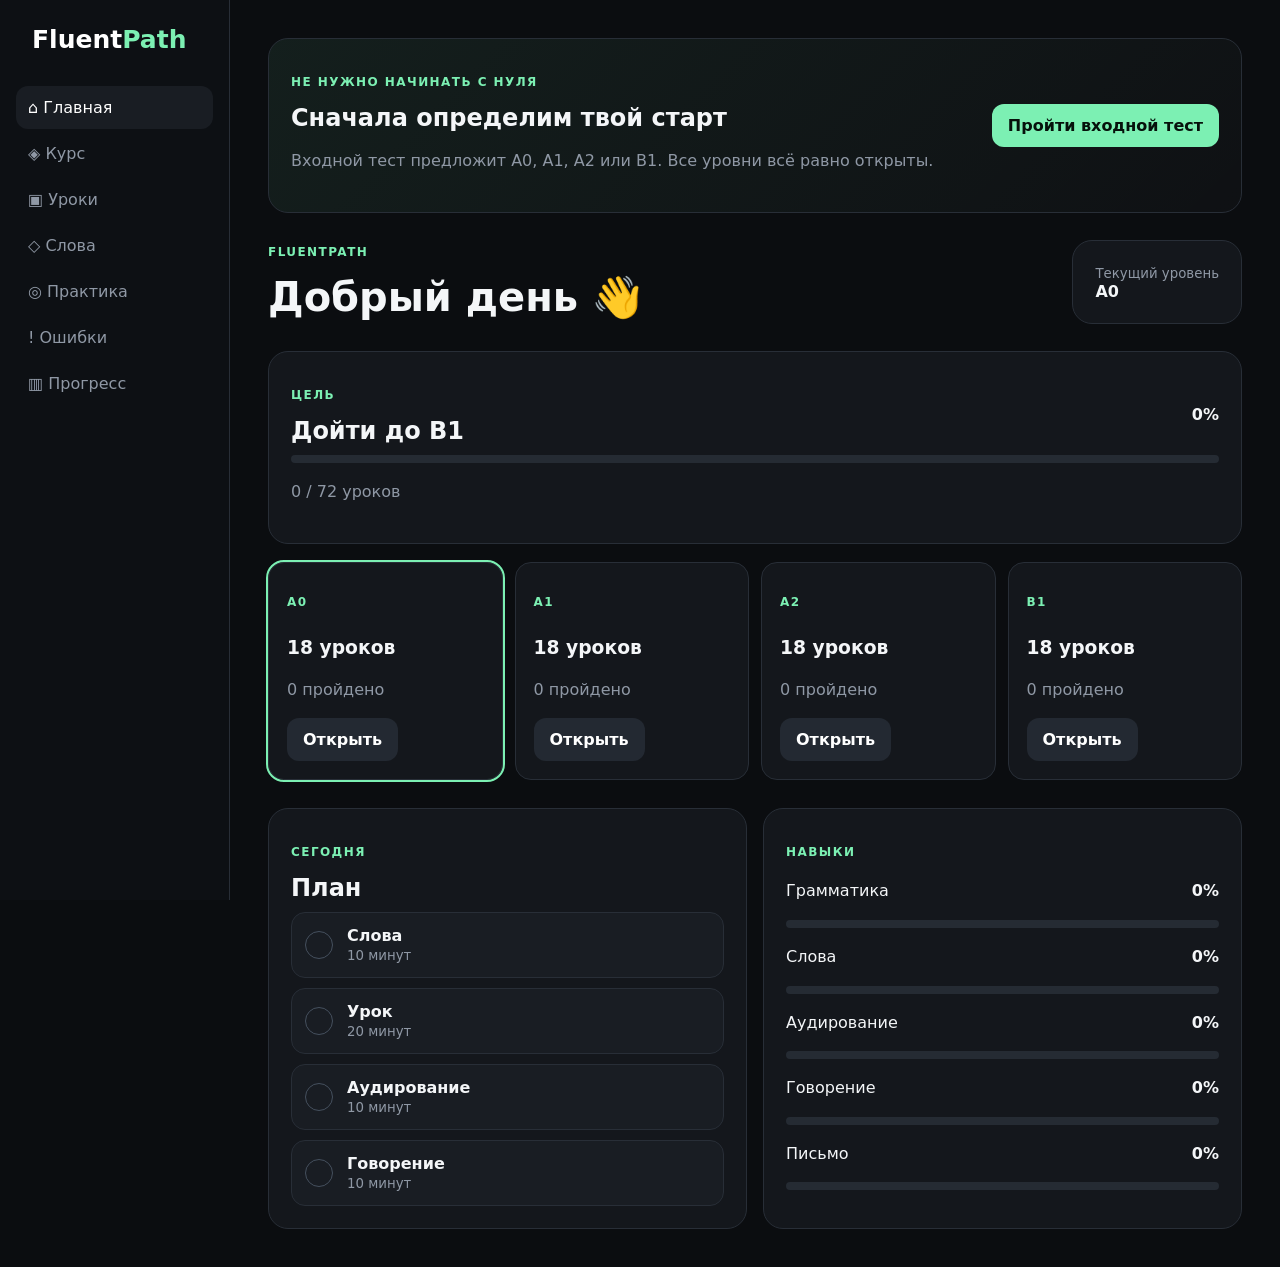
<file: index.html>
<!doctype html><html lang="ru"><head><meta charset="utf-8"><meta name="viewport" content="width=device-width,initial-scale=1"><title>FluentPath</title>
<style>
:root{--bg:#0b0d10;--card:#14171c;--card2:#191d23;--text:#f4f6f8;--muted:#8f98a5;--border:#282e37;--accent:#7cf0b3;--danger:#ff7777}
*{box-sizing:border-box}body{margin:0;background:var(--bg);color:var(--text);font-family:Inter,system-ui,-apple-system,Segoe UI,sans-serif}button,input,textarea{font:inherit}button{cursor:pointer}.app{display:grid;grid-template-columns:230px 1fr;min-height:100vh}.sidebar{padding:24px 16px;border-right:1px solid var(--border);position:sticky;top:0;height:100vh;background:#0d1014}.brand{border:0;background:none;color:#fff;font-size:25px;font-weight:900;margin:0 10px 28px}.brand span{color:var(--accent)}.nav{display:block;width:100%;text-align:left;border:0;background:none;color:var(--muted);padding:12px;border-radius:12px;margin:3px 0}.nav:hover,.nav.active{background:var(--card2);color:#fff}main{padding:38px;max-width:1200px;width:100%;margin:auto}.page{display:none}.page.active{display:block}h1{font-size:40px;margin:4px 0 12px}h2{margin:4px 0 10px}h3{margin-top:25px}p{line-height:1.6}.muted{color:var(--muted)}.eyebrow{color:var(--accent);font-size:12px;font-weight:800;letter-spacing:.12em}.card,.hero,.lesson-shell,.placement{background:var(--card);border:1px solid var(--border);border-radius:20px;padding:22px}.hero{margin:18px 0}.row{display:flex;align-items:center;gap:14px}.between{justify-content:space-between}.grid{display:grid;gap:16px}.two{grid-template-columns:1fr 1fr}.primary,.secondary{border:0;border-radius:12px;padding:12px 16px;font-weight:800}.primary{background:var(--accent);color:#06110b}.secondary{background:#232932;color:#fff}.bar,.mini{height:8px;border-radius:999px;background:#252b33;overflow:hidden}.bar i,.mini i{display:block;height:100%;background:var(--accent)}.task,.lesson-card,.word-row{display:flex;align-items:center;gap:14px;padding:13px;border:1px solid var(--border);border-radius:14px;margin-top:10px;background:var(--card2)}.task>div,.lesson-card>div{flex:1}.check{width:28px;height:28px;border-radius:50%;border:1px solid #45505e;background:none}.check.done{background:var(--accent)}.task.done{opacity:.62}.levels{display:grid;grid-template-columns:repeat(4,1fr);gap:12px;margin:15px 0 28px}.levelbox{padding:18px;border:1px solid var(--border);border-radius:16px;background:var(--card)}.levelbox.current{outline:2px solid var(--accent)}.placement{display:flex;align-items:center;justify-content:space-between;gap:20px;margin-bottom:18px;background:linear-gradient(135deg,rgba(124,240,179,.08),rgba(255,255,255,.015))}.tabs{display:flex;gap:8px;margin:16px 0}.tab{border:1px solid var(--border);background:#151920;color:var(--muted);padding:10px 14px;border-radius:10px}.tab.active{color:#fff}.lesson-card{width:100%;color:#fff;text-align:left}.lesson-num{width:38px;height:38px;border-radius:11px;background:#252b33;display:grid;place-items:center;font-weight:800}.answer{width:100%;text-align:left;margin-top:10px;padding:13px;border:1px solid var(--border);border-radius:12px;background:#191e25;color:#fff}.answer.correct{border-color:var(--accent)}.answer.wrong{border-color:var(--danger)}.example{padding:12px 14px;background:#191e25;border-left:3px solid var(--accent);margin:8px 0;border-radius:8px}.flash{max-width:620px;padding:34px;text-align:center;background:var(--card);border:1px solid var(--border);border-radius:22px}.flash h2{font-size:38px}.ratings{display:flex;gap:8px;justify-content:center;margin-top:18px}.word-grid{display:grid;grid-template-columns:repeat(3,1fr);gap:10px}.word-row{display:block}.practice-grid{display:grid;grid-template-columns:repeat(4,1fr);gap:12px}.mode{padding:18px;background:var(--card);border:1px solid var(--border);border-radius:16px;color:#fff;text-align:left}.input{width:100%;margin-top:14px;padding:13px;background:#11151a;border:1px solid var(--border);border-radius:11px;color:#fff}textarea.input{min-height:150px}.stats{display:grid;grid-template-columns:repeat(4,1fr);gap:12px}.stat{background:var(--card);border:1px solid var(--border);border-radius:16px;padding:20px}.hidden{display:none!important}#toast{position:fixed;bottom:22px;left:50%;transform:translateX(-50%);background:#fff;color:#111;padding:11px 16px;border-radius:10px;display:none}#toast.show{display:block}
@media(max-width:820px){.app{display:block}.sidebar{position:fixed;z-index:5;left:0;right:0;bottom:0;top:auto;height:auto;border-right:0;border-top:1px solid var(--border);display:flex;padding:7px;overflow:auto}.brand{display:none}.sidebar nav{display:flex;width:100%}.nav{font-size:11px;text-align:center;padding:8px 7px;white-space:nowrap}main{padding:22px 16px 85px}h1{font-size:31px}.two,.levels,.practice-grid,.stats,.word-grid{grid-template-columns:1fr}.placement{align-items:flex-start;flex-direction:column}}
</style></head><body>
<div class="app"><aside class="sidebar"><button class="brand" data-go="home">Fluent<span>Path</span></button><nav>
<button class="nav active" data-go="home">⌂ Главная</button><button class="nav" data-go="roadmap">◈ Курс</button><button class="nav" data-go="learn">▣ Уроки</button><button class="nav" data-go="vocab">◇ Слова</button><button class="nav" data-go="practice">◎ Практика</button><button class="nav" data-go="errors">! Ошибки</button><button class="nav" data-go="progress">▥ Прогресс</button></nav></aside>
<main>
<section class="page active" id="home"><div class="placement"><div><p class="eyebrow">НЕ НУЖНО НАЧИНАТЬ С НУЛЯ</p><h2>Сначала определим твой старт</h2><p class="muted">Входной тест предложит A0, A1, A2 или B1. Все уровни всё равно открыты.</p></div><button class="primary" id="placementBtn">Пройти входной тест</button></div>
<div class="row between"><div><p class="eyebrow">FLUENTPATH</p><h1 id="hello">Добрый вечер 👋</h1></div><div class="card"><small class="muted">Текущий уровень</small><br><strong id="curLevel">A0</strong></div></div>
<div class="hero"><div class="row between"><div><p class="eyebrow">ЦЕЛЬ</p><h2>Дойти до B1</h2></div><strong id="pct">0%</strong></div><div class="bar"><i id="bar"></i></div><p class="muted" id="lessonCount"></p></div><div class="levels" id="levels"></div><div class="grid two"><div class="card"><p class="eyebrow">СЕГОДНЯ</p><h2>План</h2><div id="tasks"></div></div><div class="card"><p class="eyebrow">НАВЫКИ</p><div id="skills"></div></div></div></section>
<section class="page" id="roadmap"><p class="eyebrow">ПРОГРАММА</p><h1>72 урока A0 → B1</h1><p class="muted">Все уроки открыты. Начинать можно с любого уровня.</p><div id="roadmapContent"></div></section>
<section class="page" id="learn"><div id="learnHome"></div><div id="lessonView" class="hidden"></div></section>
<section class="page" id="vocab"><p class="eyebrow">ИНТЕРВАЛЬНОЕ ПОВТОРЕНИЕ</p><h1>Словарь</h1><p class="muted">Внутри 2064 карточек слов и полезных выражений.</p><div class="tabs"><button class="tab active" data-vtab="review">Повторение</button><button class="tab" data-vtab="all">Все слова</button></div><div id="vocabContent"></div></section>
<section class="page" id="practice"><p class="eyebrow">ПРАКТИКА</p><h1>Используй английский</h1><div class="practice-grid"><button class="mode" data-mode="listening">🎧<h3>Аудирование</h3></button><button class="mode" data-mode="speaking">🎙️<h3>Говорение</h3></button><button class="mode" data-mode="writing">✍️<h3>Письмо</h3></button><button class="mode" data-mode="mixed">⚡<h3>Микс</h3></button></div><div id="practiceArea" style="margin-top:18px"></div></section>
<section class="page" id="errors"><p class="eyebrow">ОШИБКИ</p><h1>Банк ошибок</h1><div id="errorsContent"></div></section>
<section class="page" id="progress"><p class="eyebrow">ПРОГРЕСС</p><h1>Статистика</h1><div id="progressContent"></div></section>
</main></div><div id="toast"></div>
<script>
const COURSE={"lessons": [{"id": "a0-01", "level": "A0", "title": "Приветствия и знакомство", "tag": "Hello / Hi / Goodbye", "goal": "Здороваться, прощаться и знакомиться.", "minutes": 20, "checkpoint": false, "theory": "<h3>Цель урока</h3><p>Здороваться, прощаться и знакомиться.</p><h3>Примеры</h3><div class=\"example\"><b>Hello!</b></div><div class=\"example\"><b>Hi, I'm Anna.</b></div><div class=\"example\"><b>Nice to meet you.</b></div><div class=\"example\"><b>See you tomorrow.</b></div><h3>Как закрепить</h3><p>Проговори примеры вслух и составь минимум два собственных предложения по той же модели.</p>", "questions": [{"q": "Выбери правильный вариант:", "answers": ["Hello!", "I is a student.", "Where you are?"], "correct": 0}, {"q": "Выбери правильный вариант:", "answers": ["Where you are?", "She are ready.", "Hi, I'm Anna."], "correct": 2}, {"q": "Выбери правильный вариант:", "answers": ["I is a student.", "Nice to meet you.", "She are ready."], "correct": 1}, {"q": "Выбери правильный вариант:", "answers": ["See you tomorrow.", "I is a student.", "Where you are?"], "correct": 0}, {"q": "Что лучше сделать после теории?", "answers": ["Составить 2–3 своих примера и проговорить их", "Просто закрыть урок", "Выучить только название темы"], "correct": 0}, {"q": "Главная цель этого урока?", "answers": ["Здороваться, прощаться и знакомиться.", "Не использовать английский", "Запомнить случайные слова"], "correct": 0}]}, {"id": "a0-02", "level": "A0", "title": "О себе", "tag": "My name is... / I am...", "goal": "Представиться: имя, возраст, страна, город.", "minutes": 20, "checkpoint": false, "theory": "<h3>Цель урока</h3><p>Представиться: имя, возраст, страна, город.</p><h3>Примеры</h3><div class=\"example\"><b>My name is Max.</b></div><div class=\"example\"><b>I am 18.</b></div><div class=\"example\"><b>I'm from Spain.</b></div><div class=\"example\"><b>I live in Madrid.</b></div><h3>Как закрепить</h3><p>Проговори примеры вслух и составь минимум два собственных предложения по той же модели.</p>", "questions": [{"q": "Выбери правильный вариант:", "answers": ["I is a student.", "Where you are?", "My name is Max."], "correct": 2}, {"q": "Выбери правильный вариант:", "answers": ["She are ready.", "I am 18.", "Where you are?"], "correct": 1}, {"q": "Выбери правильный вариант:", "answers": ["I'm from Spain.", "She are ready.", "I is a student."], "correct": 0}, {"q": "Выбери правильный вариант:", "answers": ["I is a student.", "Where you are?", "I live in Madrid."], "correct": 2}, {"q": "Что лучше сделать после теории?", "answers": ["Составить 2–3 своих примера и проговорить их", "Просто закрыть урок", "Выучить только название темы"], "correct": 0}, {"q": "Главная цель этого урока?", "answers": ["Представиться: имя, возраст, страна, город.", "Не использовать английский", "Запомнить случайные слова"], "correct": 0}]}, {"id": "a0-03", "level": "A0", "title": "To be: утверждение", "tag": "I am / You are / She is", "goal": "Строить простые предложения с am / is / are.", "minutes": 20, "checkpoint": false, "theory": "<h3>Цель урока</h3><p>Строить простые предложения с am / is / are.</p><h3>Примеры</h3><div class=\"example\"><b>I am tired.</b></div><div class=\"example\"><b>You are ready.</b></div><div class=\"example\"><b>She is a student.</b></div><div class=\"example\"><b>They are at home.</b></div><h3>Как закрепить</h3><p>Проговори примеры вслух и составь минимум два собственных предложения по той же модели.</p>", "questions": [{"q": "Выбери правильный вариант:", "answers": ["Where you are?", "I am tired.", "I is a student."], "correct": 1}, {"q": "Выбери правильный вариант:", "answers": ["You are ready.", "Where you are?", "She are ready."], "correct": 0}, {"q": "Выбери правильный вариант:", "answers": ["She are ready.", "I is a student.", "She is a student."], "correct": 2}, {"q": "Выбери правильный вариант:", "answers": ["Where you are?", "They are at home.", "I is a student."], "correct": 1}, {"q": "Что лучше сделать после теории?", "answers": ["Составить 2–3 своих примера и проговорить их", "Просто закрыть урок", "Выучить только название темы"], "correct": 0}, {"q": "Главная цель этого урока?", "answers": ["Строить простые предложения с am / is / are.", "Не использовать английский", "Запомнить случайные слова"], "correct": 0}]}, {"id": "a0-04", "level": "A0", "title": "To be: вопросы", "tag": "Are you...? / Is she...?", "goal": "Задавать вопросы с to be.", "minutes": 20, "checkpoint": false, "theory": "<h3>Цель урока</h3><p>Задавать вопросы с to be.</p><h3>Примеры</h3><div class=\"example\"><b>Are you ready?</b></div><div class=\"example\"><b>Is he your brother?</b></div><div class=\"example\"><b>Are they at home?</b></div><div class=\"example\"><b>Where are you from?</b></div><h3>Как закрепить</h3><p>Проговори примеры вслух и составь минимум два собственных предложения по той же модели.</p>", "questions": [{"q": "Выбери правильный вариант:", "answers": ["Are you ready?", "I is a student.", "Where you are?"], "correct": 0}, {"q": "Выбери правильный вариант:", "answers": ["Where you are?", "She are ready.", "Is he your brother?"], "correct": 2}, {"q": "Выбери правильный вариант:", "answers": ["I is a student.", "Are they at home?", "She are ready."], "correct": 1}, {"q": "Выбери правильный вариант:", "answers": ["Where are you from?", "I is a student.", "Where you are?"], "correct": 0}, {"q": "Что лучше сделать после теории?", "answers": ["Составить 2–3 своих примера и проговорить их", "Просто закрыть урок", "Выучить только название темы"], "correct": 0}, {"q": "Главная цель этого урока?", "answers": ["Задавать вопросы с to be.", "Не использовать английский", "Запомнить случайные слова"], "correct": 0}]}, {"id": "a0-05", "level": "A0", "title": "To be: отрицание", "tag": "I'm not / isn't / aren't", "goal": "Делать отрицания с to be.", "minutes": 20, "checkpoint": false, "theory": "<h3>Цель урока</h3><p>Делать отрицания с to be.</p><h3>Примеры</h3><div class=\"example\"><b>I'm not busy.</b></div><div class=\"example\"><b>She isn't here.</b></div><div class=\"example\"><b>We aren't late.</b></div><div class=\"example\"><b>He is not a teacher.</b></div><h3>Как закрепить</h3><p>Проговори примеры вслух и составь минимум два собственных предложения по той же модели.</p>", "questions": [{"q": "Выбери правильный вариант:", "answers": ["I is a student.", "Where you are?", "I'm not busy."], "correct": 2}, {"q": "Выбери правильный вариант:", "answers": ["She are ready.", "She isn't here.", "Where you are?"], "correct": 1}, {"q": "Выбери правильный вариант:", "answers": ["We aren't late.", "She are ready.", "I is a student."], "correct": 0}, {"q": "Выбери правильный вариант:", "answers": ["I is a student.", "Where you are?", "He is not a teacher."], "correct": 2}, {"q": "Что лучше сделать после теории?", "answers": ["Составить 2–3 своих примера и проговорить их", "Просто закрыть урок", "Выучить только название темы"], "correct": 0}, {"q": "Главная цель этого урока?", "answers": ["Делать отрицания с to be.", "Не использовать английский", "Запомнить случайные слова"], "correct": 0}]}, {"id": "a0-06", "level": "A0", "title": "Числа и возраст", "tag": "Numbers 0–100", "goal": "Говорить возраст, цены и количества.", "minutes": 20, "checkpoint": false, "theory": "<h3>Цель урока</h3><p>Говорить возраст, цены и количества.</p><h3>Примеры</h3><div class=\"example\"><b>I'm eighteen.</b></div><div class=\"example\"><b>It costs twenty euros.</b></div><div class=\"example\"><b>My number is forty-two.</b></div><div class=\"example\"><b>There are ten books.</b></div><h3>Как закрепить</h3><p>Проговори примеры вслух и составь минимум два собственных предложения по той же модели.</p>", "questions": [{"q": "Выбери правильный вариант:", "answers": ["Where you are?", "I'm eighteen.", "I is a student."], "correct": 1}, {"q": "Выбери правильный вариант:", "answers": ["It costs twenty euros.", "Where you are?", "She are ready."], "correct": 0}, {"q": "Выбери правильный вариант:", "answers": ["She are ready.", "I is a student.", "My number is forty-two."], "correct": 2}, {"q": "Выбери правильный вариант:", "answers": ["Where you are?", "There are ten books.", "I is a student."], "correct": 1}, {"q": "Что лучше сделать после теории?", "answers": ["Составить 2–3 своих примера и проговорить их", "Просто закрыть урок", "Выучить только название темы"], "correct": 0}, {"q": "Главная цель этого урока?", "answers": ["Говорить возраст, цены и количества.", "Не использовать английский", "Запомнить случайные слова"], "correct": 0}]}, {"id": "a0-07", "level": "A0", "title": "Страны и национальности", "tag": "Countries & nationalities", "goal": "Говорить, откуда человек.", "minutes": 20, "checkpoint": false, "theory": "<h3>Цель урока</h3><p>Говорить, откуда человек.</p><h3>Примеры</h3><div class=\"example\"><b>I'm from Italy.</b></div><div class=\"example\"><b>She is Brazilian.</b></div><div class=\"example\"><b>They are from Canada.</b></div><div class=\"example\"><b>He is German.</b></div><h3>Как закрепить</h3><p>Проговори примеры вслух и составь минимум два собственных предложения по той же модели.</p>", "questions": [{"q": "Выбери правильный вариант:", "answers": ["I'm from Italy.", "I is a student.", "Where you are?"], "correct": 0}, {"q": "Выбери правильный вариант:", "answers": ["Where you are?", "She are ready.", "She is Brazilian."], "correct": 2}, {"q": "Выбери правильный вариант:", "answers": ["I is a student.", "They are from Canada.", "She are ready."], "correct": 1}, {"q": "Выбери правильный вариант:", "answers": ["He is German.", "I is a student.", "Where you are?"], "correct": 0}, {"q": "Что лучше сделать после теории?", "answers": ["Составить 2–3 своих примера и проговорить их", "Просто закрыть урок", "Выучить только название темы"], "correct": 0}, {"q": "Главная цель этого урока?", "answers": ["Говорить, откуда человек.", "Не использовать английский", "Запомнить случайные слова"], "correct": 0}]}, {"id": "a0-08", "level": "A0", "title": "Семья", "tag": "Family", "goal": "Рассказывать о семье.", "minutes": 20, "checkpoint": false, "theory": "<h3>Цель урока</h3><p>Рассказывать о семье.</p><h3>Примеры</h3><div class=\"example\"><b>This is my mother.</b></div><div class=\"example\"><b>I have one brother.</b></div><div class=\"example\"><b>Her sister is 12.</b></div><div class=\"example\"><b>My parents are at home.</b></div><h3>Как закрепить</h3><p>Проговори примеры вслух и составь минимум два собственных предложения по той же модели.</p>", "questions": [{"q": "Выбери правильный вариант:", "answers": ["I is a student.", "Where you are?", "This is my mother."], "correct": 2}, {"q": "Выбери правильный вариант:", "answers": ["She are ready.", "I have one brother.", "Where you are?"], "correct": 1}, {"q": "Выбери правильный вариант:", "answers": ["Her sister is 12.", "She are ready.", "I is a student."], "correct": 0}, {"q": "Выбери правильный вариант:", "answers": ["I is a student.", "Where you are?", "My parents are at home."], "correct": 2}, {"q": "Что лучше сделать после теории?", "answers": ["Составить 2–3 своих примера и проговорить их", "Просто закрыть урок", "Выучить только название темы"], "correct": 0}, {"q": "Главная цель этого урока?", "answers": ["Рассказывать о семье.", "Не использовать английский", "Запомнить случайные слова"], "correct": 0}]}, {"id": "a0-09", "level": "A0", "title": "My / Your / His / Her", "tag": "Possessives", "goal": "Говорить, кому что принадлежит.", "minutes": 20, "checkpoint": false, "theory": "<h3>Цель урока</h3><p>Говорить, кому что принадлежит.</p><h3>Примеры</h3><div class=\"example\"><b>My phone is new.</b></div><div class=\"example\"><b>His name is Leo.</b></div><div class=\"example\"><b>Her bag is blue.</b></div><div class=\"example\"><b>Their house is big.</b></div><h3>Как закрепить</h3><p>Проговори примеры вслух и составь минимум два собственных предложения по той же модели.</p>", "questions": [{"q": "Выбери правильный вариант:", "answers": ["Where you are?", "My phone is new.", "I is a student."], "correct": 1}, {"q": "Выбери правильный вариант:", "answers": ["His name is Leo.", "Where you are?", "She are ready."], "correct": 0}, {"q": "Выбери правильный вариант:", "answers": ["She are ready.", "I is a student.", "Her bag is blue."], "correct": 2}, {"q": "Выбери правильный вариант:", "answers": ["Where you are?", "Their house is big.", "I is a student."], "correct": 1}, {"q": "Что лучше сделать после теории?", "answers": ["Составить 2–3 своих примера и проговорить их", "Просто закрыть урок", "Выучить только название темы"], "correct": 0}, {"q": "Главная цель этого урока?", "answers": ["Говорить, кому что принадлежит.", "Не использовать английский", "Запомнить случайные слова"], "correct": 0}]}, {"id": "a0-10", "level": "A0", "title": "This / That / These / Those", "tag": "Demonstratives", "goal": "Указывать на предметы.", "minutes": 20, "checkpoint": false, "theory": "<h3>Цель урока</h3><p>Указывать на предметы.</p><h3>Примеры</h3><div class=\"example\"><b>This book is mine.</b></div><div class=\"example\"><b>That car is old.</b></div><div class=\"example\"><b>These shoes are new.</b></div><div class=\"example\"><b>Those people are my friends.</b></div><h3>Как закрепить</h3><p>Проговори примеры вслух и составь минимум два собственных предложения по той же модели.</p>", "questions": [{"q": "Выбери правильный вариант:", "answers": ["This book is mine.", "I is a student.", "Where you are?"], "correct": 0}, {"q": "Выбери правильный вариант:", "answers": ["Where you are?", "She are ready.", "That car is old."], "correct": 2}, {"q": "Выбери правильный вариант:", "answers": ["I is a student.", "These shoes are new.", "She are ready."], "correct": 1}, {"q": "Выбери правильный вариант:", "answers": ["Those people are my friends.", "I is a student.", "Where you are?"], "correct": 0}, {"q": "Что лучше сделать после теории?", "answers": ["Составить 2–3 своих примера и проговорить их", "Просто закрыть урок", "Выучить только название темы"], "correct": 0}, {"q": "Главная цель этого урока?", "answers": ["Указывать на предметы.", "Не использовать английский", "Запомнить случайные слова"], "correct": 0}]}, {"id": "a0-11", "level": "A0", "title": "A / An", "tag": "Articles", "goal": "Использовать базовые артикли.", "minutes": 20, "checkpoint": false, "theory": "<h3>Цель урока</h3><p>Использовать базовые артикли.</p><h3>Примеры</h3><div class=\"example\"><b>It's a book.</b></div><div class=\"example\"><b>She's a teacher.</b></div><div class=\"example\"><b>It's an apple.</b></div><div class=\"example\"><b>He has an orange.</b></div><h3>Как закрепить</h3><p>Проговори примеры вслух и составь минимум два собственных предложения по той же модели.</p>", "questions": [{"q": "Выбери правильный вариант:", "answers": ["I is a student.", "Where you are?", "It's a book."], "correct": 2}, {"q": "Выбери правильный вариант:", "answers": ["She are ready.", "She's a teacher.", "Where you are?"], "correct": 1}, {"q": "Выбери правильный вариант:", "answers": ["It's an apple.", "She are ready.", "I is a student."], "correct": 0}, {"q": "Выбери правильный вариант:", "answers": ["I is a student.", "Where you are?", "He has an orange."], "correct": 2}, {"q": "Что лучше сделать после теории?", "answers": ["Составить 2–3 своих примера и проговорить их", "Просто закрыть урок", "Выучить только название темы"], "correct": 0}, {"q": "Главная цель этого урока?", "answers": ["Использовать базовые артикли.", "Не использовать английский", "Запомнить случайные слова"], "correct": 0}]}, {"id": "a0-12", "level": "A0", "title": "Множественное число", "tag": "Plural nouns", "goal": "Говорить об одном и нескольких предметах.", "minutes": 20, "checkpoint": false, "theory": "<h3>Цель урока</h3><p>Говорить об одном и нескольких предметах.</p><h3>Примеры</h3><div class=\"example\"><b>one book / two books</b></div><div class=\"example\"><b>one box / three boxes</b></div><div class=\"example\"><b>one child / two children</b></div><div class=\"example\"><b>one person / five people</b></div><h3>Как закрепить</h3><p>Проговори примеры вслух и составь минимум два собственных предложения по той же модели.</p>", "questions": [{"q": "Выбери правильный вариант:", "answers": ["Where you are?", "one book / two books", "I is a student."], "correct": 1}, {"q": "Выбери правильный вариант:", "answers": ["one box / three boxes", "Where you are?", "She are ready."], "correct": 0}, {"q": "Выбери правильный вариант:", "answers": ["She are ready.", "I is a student.", "one child / two children"], "correct": 2}, {"q": "Выбери правильный вариант:", "answers": ["Where you are?", "one person / five people", "I is a student."], "correct": 1}, {"q": "Что лучше сделать после теории?", "answers": ["Составить 2–3 своих примера и проговорить их", "Просто закрыть урок", "Выучить только название темы"], "correct": 0}, {"q": "Главная цель этого урока?", "answers": ["Говорить об одном и нескольких предметах.", "Не использовать английский", "Запомнить случайные слова"], "correct": 0}]}, {"id": "a0-13", "level": "A0", "title": "Цвета и описание", "tag": "Basic adjectives", "goal": "Описывать простые вещи.", "minutes": 20, "checkpoint": false, "theory": "<h3>Цель урока</h3><p>Описывать простые вещи.</p><h3>Примеры</h3><div class=\"example\"><b>The bag is black.</b></div><div class=\"example\"><b>The room is small.</b></div><div class=\"example\"><b>This phone is new.</b></div><div class=\"example\"><b>Her dress is red.</b></div><h3>Как закрепить</h3><p>Проговори примеры вслух и составь минимум два собственных предложения по той же модели.</p>", "questions": [{"q": "Выбери правильный вариант:", "answers": ["The bag is black.", "I is a student.", "Where you are?"], "correct": 0}, {"q": "Выбери правильный вариант:", "answers": ["Where you are?", "She are ready.", "The room is small."], "correct": 2}, {"q": "Выбери правильный вариант:", "answers": ["I is a student.", "This phone is new.", "She are ready."], "correct": 1}, {"q": "Выбери правильный вариант:", "answers": ["Her dress is red.", "I is a student.", "Where you are?"], "correct": 0}, {"q": "Что лучше сделать после теории?", "answers": ["Составить 2–3 своих примера и проговорить их", "Просто закрыть урок", "Выучить только название темы"], "correct": 0}, {"q": "Главная цель этого урока?", "answers": ["Описывать простые вещи.", "Не использовать английский", "Запомнить случайные слова"], "correct": 0}]}, {"id": "a0-14", "level": "A0", "title": "Вопросительные слова", "tag": "What / Where / Who / How", "goal": "Строить базовые вопросы.", "minutes": 20, "checkpoint": false, "theory": "<h3>Цель урока</h3><p>Строить базовые вопросы.</p><h3>Примеры</h3><div class=\"example\"><b>What is this?</b></div><div class=\"example\"><b>Where do you live?</b></div><div class=\"example\"><b>Who is she?</b></div><div class=\"example\"><b>How are you?</b></div><h3>Как закрепить</h3><p>Проговори примеры вслух и составь минимум два собственных предложения по той же модели.</p>", "questions": [{"q": "Выбери правильный вариант:", "answers": ["I is a student.", "Where you are?", "What is this?"], "correct": 2}, {"q": "Выбери правильный вариант:", "answers": ["She are ready.", "Where do you live?", "Where you are?"], "correct": 1}, {"q": "Выбери правильный вариант:", "answers": ["Who is she?", "She are ready.", "I is a student."], "correct": 0}, {"q": "Выбери правильный вариант:", "answers": ["I is a student.", "Where you are?", "How are you?"], "correct": 2}, {"q": "Что лучше сделать после теории?", "answers": ["Составить 2–3 своих примера и проговорить их", "Просто закрыть урок", "Выучить только название темы"], "correct": 0}, {"q": "Главная цель этого урока?", "answers": ["Строить базовые вопросы.", "Не использовать английский", "Запомнить случайные слова"], "correct": 0}]}, {"id": "a0-15", "level": "A0", "title": "Предлоги места", "tag": "in / on / under / next to", "goal": "Объяснять, где находится предмет.", "minutes": 20, "checkpoint": false, "theory": "<h3>Цель урока</h3><p>Объяснять, где находится предмет.</p><h3>Примеры</h3><div class=\"example\"><b>The keys are on the table.</b></div><div class=\"example\"><b>The cat is under the chair.</b></div><div class=\"example\"><b>The bag is next to the door.</b></div><div class=\"example\"><b>The car is behind the house.</b></div><h3>Как закрепить</h3><p>Проговори примеры вслух и составь минимум два собственных предложения по той же модели.</p>", "questions": [{"q": "Выбери правильный вариант:", "answers": ["Where you are?", "The keys are on the table.", "I is a student."], "correct": 1}, {"q": "Выбери правильный вариант:", "answers": ["The cat is under the chair.", "Where you are?", "She are ready."], "correct": 0}, {"q": "Выбери правильный вариант:", "answers": ["She are ready.", "I is a student.", "The bag is next to the door."], "correct": 2}, {"q": "Выбери правильный вариант:", "answers": ["Where you are?", "The car is behind the house.", "I is a student."], "correct": 1}, {"q": "Что лучше сделать после теории?", "answers": ["Составить 2–3 своих примера и проговорить их", "Просто закрыть урок", "Выучить только название темы"], "correct": 0}, {"q": "Главная цель этого урока?", "answers": ["Объяснять, где находится предмет.", "Не использовать английский", "Запомнить случайные слова"], "correct": 0}]}, {"id": "a0-16", "level": "A0", "title": "Английский на уроке", "tag": "Classroom English", "goal": "Понимать простые инструкции.", "minutes": 20, "checkpoint": false, "theory": "<h3>Цель урока</h3><p>Понимать простые инструкции.</p><h3>Примеры</h3><div class=\"example\"><b>Please repeat.</b></div><div class=\"example\"><b>Open your book.</b></div><div class=\"example\"><b>Listen and choose.</b></div><div class=\"example\"><b>Write your name.</b></div><h3>Как закрепить</h3><p>Проговори примеры вслух и составь минимум два собственных предложения по той же модели.</p>", "questions": [{"q": "Выбери правильный вариант:", "answers": ["Please repeat.", "I is a student.", "Where you are?"], "correct": 0}, {"q": "Выбери правильный вариант:", "answers": ["Where you are?", "She are ready.", "Open your book."], "correct": 2}, {"q": "Выбери правильный вариант:", "answers": ["I is a student.", "Listen and choose.", "She are ready."], "correct": 1}, {"q": "Выбери правильный вариант:", "answers": ["Write your name.", "I is a student.", "Where you are?"], "correct": 0}, {"q": "Что лучше сделать после теории?", "answers": ["Составить 2–3 своих примера и проговорить их", "Просто закрыть урок", "Выучить только название темы"], "correct": 0}, {"q": "Главная цель этого урока?", "answers": ["Понимать простые инструкции.", "Не использовать английский", "Запомнить случайные слова"], "correct": 0}]}, {"id": "a0-17", "level": "A0", "title": "Мини-диалог о себе", "tag": "Integrated A0", "goal": "Соединить базовые конструкции.", "minutes": 20, "checkpoint": false, "theory": "<h3>Цель урока</h3><p>Соединить базовые конструкции.</p><h3>Примеры</h3><div class=\"example\"><b>Hi, I'm Sam. I'm 19.</b></div><div class=\"example\"><b>I'm from Poland, but I live in Berlin.</b></div><div class=\"example\"><b>I study at university.</b></div><div class=\"example\"><b>Nice to meet you.</b></div><h3>Как закрепить</h3><p>Проговори примеры вслух и составь минимум два собственных предложения по той же модели.</p>", "questions": [{"q": "Выбери правильный вариант:", "answers": ["I is a student.", "Where you are?", "Hi, I'm Sam. I'm 19."], "correct": 2}, {"q": "Выбери правильный вариант:", "answers": ["She are ready.", "I'm from Poland, but I live in Berlin.", "Where you are?"], "correct": 1}, {"q": "Выбери правильный вариант:", "answers": ["I study at university.", "She are ready.", "I is a student."], "correct": 0}, {"q": "Выбери правильный вариант:", "answers": ["I is a student.", "Where you are?", "Nice to meet you."], "correct": 2}, {"q": "Что лучше сделать после теории?", "answers": ["Составить 2–3 своих примера и проговорить их", "Просто закрыть урок", "Выучить только название темы"], "correct": 0}, {"q": "Главная цель этого урока?", "answers": ["Соединить базовые конструкции.", "Не использовать английский", "Запомнить случайные слова"], "correct": 0}]}, {"id": "a0-18", "level": "A0", "title": "A0 Checkpoint", "tag": "A0 review", "goal": "Проверить основы A0.", "minutes": 30, "checkpoint": true, "theory": "<h3>Цель урока</h3><p>Проверить основы A0.</p><h3>Примеры</h3><div class=\"example\"><b>I am a student.</b></div><div class=\"example\"><b>She is from France.</b></div><div class=\"example\"><b>These are my books.</b></div><div class=\"example\"><b>The keys are on the table.</b></div><h3>Как закрепить</h3><p>Проговори примеры вслух и составь минимум два собственных предложения по той же модели.</p>", "questions": [{"q": "Выбери правильный вариант:", "answers": ["Where you are?", "I am a student.", "I is a student."], "correct": 1}, {"q": "Выбери правильный вариант:", "answers": ["She is from France.", "Where you are?", "She are ready."], "correct": 0}, {"q": "Выбери правильный вариант:", "answers": ["She are ready.", "I is a student.", "These are my books."], "correct": 2}, {"q": "Выбери правильный вариант:", "answers": ["Where you are?", "The keys are on the table.", "I is a student."], "correct": 1}, {"q": "Что лучше сделать после теории?", "answers": ["Составить 2–3 своих примера и проговорить их", "Просто закрыть урок", "Выучить только название темы"], "correct": 0}, {"q": "Главная цель этого урока?", "answers": ["Проверить основы A0.", "Не использовать английский", "Запомнить случайные слова"], "correct": 0}]}, {"id": "a1-01", "level": "A1", "title": "Распорядок дня", "tag": "Present Simple", "goal": "Рассказывать о регулярных действиях.", "minutes": 20, "checkpoint": false, "theory": "<h3>Цель урока</h3><p>Рассказывать о регулярных действиях.</p><h3>Примеры</h3><div class=\"example\"><b>I usually wake up at seven.</b></div><div class=\"example\"><b>I study in the evening.</b></div><div class=\"example\"><b>We work from Monday to Friday.</b></div><div class=\"example\"><b>She drinks coffee every morning.</b></div><h3>Как закрепить</h3><p>Проговори примеры вслух и составь минимум два собственных предложения по той же модели.</p>", "questions": [{"q": "Выбери правильный вариант:", "answers": ["I usually wake up at seven.", "She don't work here.", "Does she works here?"], "correct": 0}, {"q": "Выбери правильный вариант:", "answers": ["Does she works here?", "I am go yesterday.", "I study in the evening."], "correct": 2}, {"q": "Выбери правильный вариант:", "answers": ["She don't work here.", "We work from Monday to Friday.", "I am go yesterday."], "correct": 1}, {"q": "Выбери правильный вариант:", "answers": ["She drinks coffee every morning.", "She don't work here.", "Does she works here?"], "correct": 0}, {"q": "Что лучше сделать после теории?", "answers": ["Составить 2–3 своих примера и проговорить их", "Просто закрыть урок", "Выучить только название темы"], "correct": 0}, {"q": "Главная цель этого урока?", "answers": ["Рассказывать о регулярных действиях.", "Не использовать английский", "Запомнить случайные слова"], "correct": 0}]}, {"id": "a1-02", "level": "A1", "title": "He / She в Present Simple", "tag": "works / studies / goes", "goal": "Использовать -s в 3-м лице.", "minutes": 20, "checkpoint": false, "theory": "<h3>Цель урока</h3><p>Использовать -s в 3-м лице.</p><h3>Примеры</h3><div class=\"example\"><b>He works in a bank.</b></div><div class=\"example\"><b>She studies English.</b></div><div class=\"example\"><b>My brother goes to school.</b></div><div class=\"example\"><b>Anna watches TV at night.</b></div><h3>Как закрепить</h3><p>Проговори примеры вслух и составь минимум два собственных предложения по той же модели.</p>", "questions": [{"q": "Выбери правильный вариант:", "answers": ["She don't work here.", "Does she works here?", "He works in a bank."], "correct": 2}, {"q": "Выбери правильный вариант:", "answers": ["I am go yesterday.", "She studies English.", "Does she works here?"], "correct": 1}, {"q": "Выбери правильный вариант:", "answers": ["My brother goes to school.", "I am go yesterday.", "She don't work here."], "correct": 0}, {"q": "Выбери правильный вариант:", "answers": ["She don't work here.", "Does she works here?", "Anna watches TV at night."], "correct": 2}, {"q": "Что лучше сделать после теории?", "answers": ["Составить 2–3 своих примера и проговорить их", "Просто закрыть урок", "Выучить только название темы"], "correct": 0}, {"q": "Главная цель этого урока?", "answers": ["Использовать -s в 3-м лице.", "Не использовать английский", "Запомнить случайные слова"], "correct": 0}]}, {"id": "a1-03", "level": "A1", "title": "Вопросы Present Simple", "tag": "Do / Does", "goal": "Задавать вопросы о привычках.", "minutes": 20, "checkpoint": false, "theory": "<h3>Цель урока</h3><p>Задавать вопросы о привычках.</p><h3>Примеры</h3><div class=\"example\"><b>Do you like coffee?</b></div><div class=\"example\"><b>Does she work here?</b></div><div class=\"example\"><b>Where do they live?</b></div><div class=\"example\"><b>What time does he start?</b></div><h3>Как закрепить</h3><p>Проговори примеры вслух и составь минимум два собственных предложения по той же модели.</p>", "questions": [{"q": "Выбери правильный вариант:", "answers": ["Does she works here?", "Do you like coffee?", "She don't work here."], "correct": 1}, {"q": "Выбери правильный вариант:", "answers": ["Does she work here?", "Does she works here?", "I am go yesterday."], "correct": 0}, {"q": "Выбери правильный вариант:", "answers": ["I am go yesterday.", "She don't work here.", "Where do they live?"], "correct": 2}, {"q": "Выбери правильный вариант:", "answers": ["Does she works here?", "What time does he start?", "She don't work here."], "correct": 1}, {"q": "Что лучше сделать после теории?", "answers": ["Составить 2–3 своих примера и проговорить их", "Просто закрыть урок", "Выучить только название темы"], "correct": 0}, {"q": "Главная цель этого урока?", "answers": ["Задавать вопросы о привычках.", "Не использовать английский", "Запомнить случайные слова"], "correct": 0}]}, {"id": "a1-04", "level": "A1", "title": "Отрицания Present Simple", "tag": "don't / doesn't", "goal": "Говорить, что вы не делаете.", "minutes": 20, "checkpoint": false, "theory": "<h3>Цель урока</h3><p>Говорить, что вы не делаете.</p><h3>Примеры</h3><div class=\"example\"><b>I don't eat meat.</b></div><div class=\"example\"><b>She doesn't drive.</b></div><div class=\"example\"><b>We don't work on Sunday.</b></div><div class=\"example\"><b>He doesn't like tea.</b></div><h3>Как закрепить</h3><p>Проговори примеры вслух и составь минимум два собственных предложения по той же модели.</p>", "questions": [{"q": "Выбери правильный вариант:", "answers": ["I don't eat meat.", "She don't work here.", "Does she works here?"], "correct": 0}, {"q": "Выбери правильный вариант:", "answers": ["Does she works here?", "I am go yesterday.", "She doesn't drive."], "correct": 2}, {"q": "Выбери правильный вариант:", "answers": ["She don't work here.", "We don't work on Sunday.", "I am go yesterday."], "correct": 1}, {"q": "Выбери правильный вариант:", "answers": ["He doesn't like tea.", "She don't work here.", "Does she works here?"], "correct": 0}, {"q": "Что лучше сделать после теории?", "answers": ["Составить 2–3 своих примера и проговорить их", "Просто закрыть урок", "Выучить только название темы"], "correct": 0}, {"q": "Главная цель этого урока?", "answers": ["Говорить, что вы не делаете.", "Не использовать английский", "Запомнить случайные слова"], "correct": 0}]}, {"id": "a1-05", "level": "A1", "title": "Время", "tag": "Telling the time", "goal": "Назвать время и договориться о встрече.", "minutes": 20, "checkpoint": false, "theory": "<h3>Цель урока</h3><p>Назвать время и договориться о встрече.</p><h3>Примеры</h3><div class=\"example\"><b>It's half past seven.</b></div><div class=\"example\"><b>The class starts at nine.</b></div><div class=\"example\"><b>Let's meet at quarter to six.</b></div><div class=\"example\"><b>What time is it?</b></div><h3>Как закрепить</h3><p>Проговори примеры вслух и составь минимум два собственных предложения по той же модели.</p>", "questions": [{"q": "Выбери правильный вариант:", "answers": ["She don't work here.", "Does she works here?", "It's half past seven."], "correct": 2}, {"q": "Выбери правильный вариант:", "answers": ["I am go yesterday.", "The class starts at nine.", "Does she works here?"], "correct": 1}, {"q": "Выбери правильный вариант:", "answers": ["Let's meet at quarter to six.", "I am go yesterday.", "She don't work here."], "correct": 0}, {"q": "Выбери правильный вариант:", "answers": ["She don't work here.", "Does she works here?", "What time is it?"], "correct": 2}, {"q": "Что лучше сделать после теории?", "answers": ["Составить 2–3 своих примера и проговорить их", "Просто закрыть урок", "Выучить только название темы"], "correct": 0}, {"q": "Главная цель этого урока?", "answers": ["Назвать время и договориться о встрече.", "Не использовать английский", "Запомнить случайные слова"], "correct": 0}]}, {"id": "a1-06", "level": "A1", "title": "Дни и даты", "tag": "Days & dates", "goal": "Говорить о календаре и планах.", "minutes": 20, "checkpoint": false, "theory": "<h3>Цель урока</h3><p>Говорить о календаре и планах.</p><h3>Примеры</h3><div class=\"example\"><b>Today is Monday.</b></div><div class=\"example\"><b>My birthday is in May.</b></div><div class=\"example\"><b>The meeting is on 14 October.</b></div><div class=\"example\"><b>See you next Friday.</b></div><h3>Как закрепить</h3><p>Проговори примеры вслух и составь минимум два собственных предложения по той же модели.</p>", "questions": [{"q": "Выбери правильный вариант:", "answers": ["Does she works here?", "Today is Monday.", "She don't work here."], "correct": 1}, {"q": "Выбери правильный вариант:", "answers": ["My birthday is in May.", "Does she works here?", "I am go yesterday."], "correct": 0}, {"q": "Выбери правильный вариант:", "answers": ["I am go yesterday.", "She don't work here.", "The meeting is on 14 October."], "correct": 2}, {"q": "Выбери правильный вариант:", "answers": ["Does she works here?", "See you next Friday.", "She don't work here."], "correct": 1}, {"q": "Что лучше сделать после теории?", "answers": ["Составить 2–3 своих примера и проговорить их", "Просто закрыть урок", "Выучить только название темы"], "correct": 0}, {"q": "Главная цель этого урока?", "answers": ["Говорить о календаре и планах.", "Не использовать английский", "Запомнить случайные слова"], "correct": 0}]}, {"id": "a1-07", "level": "A1", "title": "Еда и напитки", "tag": "Food & drinks", "goal": "Говорить о еде и предпочтениях.", "minutes": 20, "checkpoint": false, "theory": "<h3>Цель урока</h3><p>Говорить о еде и предпочтениях.</p><h3>Примеры</h3><div class=\"example\"><b>I have eggs for breakfast.</b></div><div class=\"example\"><b>She likes spicy food.</b></div><div class=\"example\"><b>We need some water.</b></div><div class=\"example\"><b>Do you eat vegetables?</b></div><h3>Как закрепить</h3><p>Проговори примеры вслух и составь минимум два собственных предложения по той же модели.</p>", "questions": [{"q": "Выбери правильный вариант:", "answers": ["I have eggs for breakfast.", "She don't work here.", "Does she works here?"], "correct": 0}, {"q": "Выбери правильный вариант:", "answers": ["Does she works here?", "I am go yesterday.", "She likes spicy food."], "correct": 2}, {"q": "Выбери правильный вариант:", "answers": ["She don't work here.", "We need some water.", "I am go yesterday."], "correct": 1}, {"q": "Выбери правильный вариант:", "answers": ["Do you eat vegetables?", "She don't work here.", "Does she works here?"], "correct": 0}, {"q": "Что лучше сделать после теории?", "answers": ["Составить 2–3 своих примера и проговорить их", "Просто закрыть урок", "Выучить только название темы"], "correct": 0}, {"q": "Главная цель этого урока?", "answers": ["Говорить о еде и предпочтениях.", "Не использовать английский", "Запомнить случайные слова"], "correct": 0}]}, {"id": "a1-08", "level": "A1", "title": "В кафе", "tag": "Ordering food", "goal": "Сделать заказ и попросить счёт.", "minutes": 20, "checkpoint": false, "theory": "<h3>Цель урока</h3><p>Сделать заказ и попросить счёт.</p><h3>Примеры</h3><div class=\"example\"><b>I'd like a coffee, please.</b></div><div class=\"example\"><b>Can I have the menu?</b></div><div class=\"example\"><b>Could we have the bill?</b></div><div class=\"example\"><b>I'll have the soup.</b></div><h3>Как закрепить</h3><p>Проговори примеры вслух и составь минимум два собственных предложения по той же модели.</p>", "questions": [{"q": "Выбери правильный вариант:", "answers": ["She don't work here.", "Does she works here?", "I'd like a coffee, please."], "correct": 2}, {"q": "Выбери правильный вариант:", "answers": ["I am go yesterday.", "Can I have the menu?", "Does she works here?"], "correct": 1}, {"q": "Выбери правильный вариант:", "answers": ["Could we have the bill?", "I am go yesterday.", "She don't work here."], "correct": 0}, {"q": "Выбери правильный вариант:", "answers": ["She don't work here.", "Does she works here?", "I'll have the soup."], "correct": 2}, {"q": "Что лучше сделать после теории?", "answers": ["Составить 2–3 своих примера и проговорить их", "Просто закрыть урок", "Выучить только название темы"], "correct": 0}, {"q": "Главная цель этого урока?", "answers": ["Сделать заказ и попросить счёт.", "Не использовать английский", "Запомнить случайные слова"], "correct": 0}]}, {"id": "a1-09", "level": "A1", "title": "There is / There are", "tag": "Describing places", "goal": "Описывать место.", "minutes": 20, "checkpoint": false, "theory": "<h3>Цель урока</h3><p>Описывать место.</p><h3>Примеры</h3><div class=\"example\"><b>There is a sofa in the room.</b></div><div class=\"example\"><b>There are two windows.</b></div><div class=\"example\"><b>Is there a bank nearby?</b></div><div class=\"example\"><b>There aren't any shops here.</b></div><h3>Как закрепить</h3><p>Проговори примеры вслух и составь минимум два собственных предложения по той же модели.</p>", "questions": [{"q": "Выбери правильный вариант:", "answers": ["Does she works here?", "There is a sofa in the room.", "She don't work here."], "correct": 1}, {"q": "Выбери правильный вариант:", "answers": ["There are two windows.", "Does she works here?", "I am go yesterday."], "correct": 0}, {"q": "Выбери правильный вариант:", "answers": ["I am go yesterday.", "She don't work here.", "Is there a bank nearby?"], "correct": 2}, {"q": "Выбери правильный вариант:", "answers": ["Does she works here?", "There aren't any shops here.", "She don't work here."], "correct": 1}, {"q": "Что лучше сделать после теории?", "answers": ["Составить 2–3 своих примера и проговорить их", "Просто закрыть урок", "Выучить только название темы"], "correct": 0}, {"q": "Главная цель этого урока?", "answers": ["Описывать место.", "Не использовать английский", "Запомнить случайные слова"], "correct": 0}]}, {"id": "a1-10", "level": "A1", "title": "Дом", "tag": "Rooms & furniture", "goal": "Рассказывать о доме.", "minutes": 20, "checkpoint": false, "theory": "<h3>Цель урока</h3><p>Рассказывать о доме.</p><h3>Примеры</h3><div class=\"example\"><b>My bedroom is small.</b></div><div class=\"example\"><b>The kitchen is downstairs.</b></div><div class=\"example\"><b>There is a desk by the window.</b></div><div class=\"example\"><b>We have a small balcony.</b></div><h3>Как закрепить</h3><p>Проговори примеры вслух и составь минимум два собственных предложения по той же модели.</p>", "questions": [{"q": "Выбери правильный вариант:", "answers": ["My bedroom is small.", "She don't work here.", "Does she works here?"], "correct": 0}, {"q": "Выбери правильный вариант:", "answers": ["Does she works here?", "I am go yesterday.", "The kitchen is downstairs."], "correct": 2}, {"q": "Выбери правильный вариант:", "answers": ["She don't work here.", "There is a desk by the window.", "I am go yesterday."], "correct": 1}, {"q": "Выбери правильный вариант:", "answers": ["We have a small balcony.", "She don't work here.", "Does she works here?"], "correct": 0}, {"q": "Что лучше сделать после теории?", "answers": ["Составить 2–3 своих примера и проговорить их", "Просто закрыть урок", "Выучить только название темы"], "correct": 0}, {"q": "Главная цель этого урока?", "answers": ["Рассказывать о доме.", "Не использовать английский", "Запомнить случайные слова"], "correct": 0}]}, {"id": "a1-11", "level": "A1", "title": "Present Continuous", "tag": "am/is/are + ing", "goal": "Говорить о происходящем сейчас.", "minutes": 20, "checkpoint": false, "theory": "<h3>Цель урока</h3><p>Говорить о происходящем сейчас.</p><h3>Примеры</h3><div class=\"example\"><b>I'm studying now.</b></div><div class=\"example\"><b>She's talking on the phone.</b></div><div class=\"example\"><b>They are waiting outside.</b></div><div class=\"example\"><b>What are you doing?</b></div><h3>Как закрепить</h3><p>Проговори примеры вслух и составь минимум два собственных предложения по той же модели.</p>", "questions": [{"q": "Выбери правильный вариант:", "answers": ["She don't work here.", "Does she works here?", "I'm studying now."], "correct": 2}, {"q": "Выбери правильный вариант:", "answers": ["I am go yesterday.", "She's talking on the phone.", "Does she works here?"], "correct": 1}, {"q": "Выбери правильный вариант:", "answers": ["They are waiting outside.", "I am go yesterday.", "She don't work here."], "correct": 0}, {"q": "Выбери правильный вариант:", "answers": ["She don't work here.", "Does she works here?", "What are you doing?"], "correct": 2}, {"q": "Что лучше сделать после теории?", "answers": ["Составить 2–3 своих примера и проговорить их", "Просто закрыть урок", "Выучить только название темы"], "correct": 0}, {"q": "Главная цель этого урока?", "answers": ["Говорить о происходящем сейчас.", "Не использовать английский", "Запомнить случайные слова"], "correct": 0}]}, {"id": "a1-12", "level": "A1", "title": "Present Simple vs Continuous", "tag": "usually vs now", "goal": "Различать привычки и текущие действия.", "minutes": 20, "checkpoint": false, "theory": "<h3>Цель урока</h3><p>Различать привычки и текущие действия.</p><h3>Примеры</h3><div class=\"example\"><b>I usually walk to work.</b></div><div class=\"example\"><b>I'm taking the bus today.</b></div><div class=\"example\"><b>She works at home, but today she's working in a café.</b></div><div class=\"example\"><b>They don't usually eat out.</b></div><h3>Как закрепить</h3><p>Проговори примеры вслух и составь минимум два собственных предложения по той же модели.</p>", "questions": [{"q": "Выбери правильный вариант:", "answers": ["Does she works here?", "I usually walk to work.", "She don't work here."], "correct": 1}, {"q": "Выбери правильный вариант:", "answers": ["I'm taking the bus today.", "Does she works here?", "I am go yesterday."], "correct": 0}, {"q": "Выбери правильный вариант:", "answers": ["I am go yesterday.", "She don't work here.", "She works at home, but today she's working in a café."], "correct": 2}, {"q": "Выбери правильный вариант:", "answers": ["Does she works here?", "They don't usually eat out.", "She don't work here."], "correct": 1}, {"q": "Что лучше сделать после теории?", "answers": ["Составить 2–3 своих примера и проговорить их", "Просто закрыть урок", "Выучить только название темы"], "correct": 0}, {"q": "Главная цель этого урока?", "answers": ["Различать привычки и текущие действия.", "Не использовать английский", "Запомнить случайные слова"], "correct": 0}]}, {"id": "a1-13", "level": "A1", "title": "Past Simple: regular", "tag": "worked / played", "goal": "Говорить о прошлом с правильными глаголами.", "minutes": 20, "checkpoint": false, "theory": "<h3>Цель урока</h3><p>Говорить о прошлом с правильными глаголами.</p><h3>Примеры</h3><div class=\"example\"><b>I worked yesterday.</b></div><div class=\"example\"><b>We watched a film.</b></div><div class=\"example\"><b>She visited her grandmother.</b></div><div class=\"example\"><b>They played football.</b></div><h3>Как закрепить</h3><p>Проговори примеры вслух и составь минимум два собственных предложения по той же модели.</p>", "questions": [{"q": "Выбери правильный вариант:", "answers": ["I worked yesterday.", "She don't work here.", "Does she works here?"], "correct": 0}, {"q": "Выбери правильный вариант:", "answers": ["Does she works here?", "I am go yesterday.", "We watched a film."], "correct": 2}, {"q": "Выбери правильный вариант:", "answers": ["She don't work here.", "She visited her grandmother.", "I am go yesterday."], "correct": 1}, {"q": "Выбери правильный вариант:", "answers": ["They played football.", "She don't work here.", "Does she works here?"], "correct": 0}, {"q": "Что лучше сделать после теории?", "answers": ["Составить 2–3 своих примера и проговорить их", "Просто закрыть урок", "Выучить только название темы"], "correct": 0}, {"q": "Главная цель этого урока?", "answers": ["Говорить о прошлом с правильными глаголами.", "Не использовать английский", "Запомнить случайные слова"], "correct": 0}]}, {"id": "a1-14", "level": "A1", "title": "Past Simple: irregular", "tag": "went / saw / had", "goal": "Использовать частые неправильные глаголы.", "minutes": 20, "checkpoint": false, "theory": "<h3>Цель урока</h3><p>Использовать частые неправильные глаголы.</p><h3>Примеры</h3><div class=\"example\"><b>I went home early.</b></div><div class=\"example\"><b>She saw her friend.</b></div><div class=\"example\"><b>We had dinner at eight.</b></div><div class=\"example\"><b>He did his homework.</b></div><h3>Как закрепить</h3><p>Проговори примеры вслух и составь минимум два собственных предложения по той же модели.</p>", "questions": [{"q": "Выбери правильный вариант:", "answers": ["She don't work here.", "Does she works here?", "I went home early."], "correct": 2}, {"q": "Выбери правильный вариант:", "answers": ["I am go yesterday.", "She saw her friend.", "Does she works here?"], "correct": 1}, {"q": "Выбери правильный вариант:", "answers": ["We had dinner at eight.", "I am go yesterday.", "She don't work here."], "correct": 0}, {"q": "Выбери правильный вариант:", "answers": ["She don't work here.", "Does she works here?", "He did his homework."], "correct": 2}, {"q": "Что лучше сделать после теории?", "answers": ["Составить 2–3 своих примера и проговорить их", "Просто закрыть урок", "Выучить только название темы"], "correct": 0}, {"q": "Главная цель этого урока?", "answers": ["Использовать частые неправильные глаголы.", "Не использовать английский", "Запомнить случайные слова"], "correct": 0}]}, {"id": "a1-15", "level": "A1", "title": "Будущие планы", "tag": "going to / will", "goal": "Говорить о планах.", "minutes": 20, "checkpoint": false, "theory": "<h3>Цель урока</h3><p>Говорить о планах.</p><h3>Примеры</h3><div class=\"example\"><b>I'm going to travel in July.</b></div><div class=\"example\"><b>I'll call you later.</b></div><div class=\"example\"><b>We're going to study tonight.</b></div><div class=\"example\"><b>I think it will rain.</b></div><h3>Как закрепить</h3><p>Проговори примеры вслух и составь минимум два собственных предложения по той же модели.</p>", "questions": [{"q": "Выбери правильный вариант:", "answers": ["Does she works here?", "I'm going to travel in July.", "She don't work here."], "correct": 1}, {"q": "Выбери правильный вариант:", "answers": ["I'll call you later.", "Does she works here?", "I am go yesterday."], "correct": 0}, {"q": "Выбери правильный вариант:", "answers": ["I am go yesterday.", "She don't work here.", "We're going to study tonight."], "correct": 2}, {"q": "Выбери правильный вариант:", "answers": ["Does she works here?", "I think it will rain.", "She don't work here."], "correct": 1}, {"q": "Что лучше сделать после теории?", "answers": ["Составить 2–3 своих примера и проговорить их", "Просто закрыть урок", "Выучить только название темы"], "correct": 0}, {"q": "Главная цель этого урока?", "answers": ["Говорить о планах.", "Не использовать английский", "Запомнить случайные слова"], "correct": 0}]}, {"id": "a1-16", "level": "A1", "title": "Путешествия", "tag": "Airport / hotel / transport", "goal": "Справляться с базовыми ситуациями в поездке.", "minutes": 20, "checkpoint": false, "theory": "<h3>Цель урока</h3><p>Справляться с базовыми ситуациями в поездке.</p><h3>Примеры</h3><div class=\"example\"><b>Where is gate 12?</b></div><div class=\"example\"><b>I have a reservation.</b></div><div class=\"example\"><b>I'd like a single room.</b></div><div class=\"example\"><b>Which bus goes to the center?</b></div><h3>Как закрепить</h3><p>Проговори примеры вслух и составь минимум два собственных предложения по той же модели.</p>", "questions": [{"q": "Выбери правильный вариант:", "answers": ["Where is gate 12?", "She don't work here.", "Does she works here?"], "correct": 0}, {"q": "Выбери правильный вариант:", "answers": ["Does she works here?", "I am go yesterday.", "I have a reservation."], "correct": 2}, {"q": "Выбери правильный вариант:", "answers": ["She don't work here.", "I'd like a single room.", "I am go yesterday."], "correct": 1}, {"q": "Выбери правильный вариант:", "answers": ["Which bus goes to the center?", "She don't work here.", "Does she works here?"], "correct": 0}, {"q": "Что лучше сделать после теории?", "answers": ["Составить 2–3 своих примера и проговорить их", "Просто закрыть урок", "Выучить только название темы"], "correct": 0}, {"q": "Главная цель этого урока?", "answers": ["Справляться с базовыми ситуациями в поездке.", "Не использовать английский", "Запомнить случайные слова"], "correct": 0}]}, {"id": "a1-17", "level": "A1", "title": "Мой день", "tag": "A1 writing", "goal": "Написать связный текст о дне.", "minutes": 20, "checkpoint": false, "theory": "<h3>Цель урока</h3><p>Написать связный текст о дне.</p><h3>Примеры</h3><div class=\"example\"><b>I wake up at seven and have breakfast.</b></div><div class=\"example\"><b>Then I go to university.</b></div><div class=\"example\"><b>In the evening, I usually study.</b></div><div class=\"example\"><b>I go to bed at about eleven.</b></div><h3>Как закрепить</h3><p>Проговори примеры вслух и составь минимум два собственных предложения по той же модели.</p>", "questions": [{"q": "Выбери правильный вариант:", "answers": ["She don't work here.", "Does she works here?", "I wake up at seven and have breakfast."], "correct": 2}, {"q": "Выбери правильный вариант:", "answers": ["I am go yesterday.", "Then I go to university.", "Does she works here?"], "correct": 1}, {"q": "Выбери правильный вариант:", "answers": ["In the evening, I usually study.", "I am go yesterday.", "She don't work here."], "correct": 0}, {"q": "Выбери правильный вариант:", "answers": ["She don't work here.", "Does she works here?", "I go to bed at about eleven."], "correct": 2}, {"q": "Что лучше сделать после теории?", "answers": ["Составить 2–3 своих примера и проговорить их", "Просто закрыть урок", "Выучить только название темы"], "correct": 0}, {"q": "Главная цель этого урока?", "answers": ["Написать связный текст о дне.", "Не использовать английский", "Запомнить случайные слова"], "correct": 0}]}, {"id": "a1-18", "level": "A1", "title": "A1 Checkpoint", "tag": "A1 review", "goal": "Проверить A1.", "minutes": 30, "checkpoint": true, "theory": "<h3>Цель урока</h3><p>Проверить A1.</p><h3>Примеры</h3><div class=\"example\"><b>She works every day.</b></div><div class=\"example\"><b>They went to Paris last week.</b></div><div class=\"example\"><b>I'm going to call him.</b></div><div class=\"example\"><b>There are two cafés near my house.</b></div><h3>Как закрепить</h3><p>Проговори примеры вслух и составь минимум два собственных предложения по той же модели.</p>", "questions": [{"q": "Выбери правильный вариант:", "answers": ["Does she works here?", "She works every day.", "She don't work here."], "correct": 1}, {"q": "Выбери правильный вариант:", "answers": ["They went to Paris last week.", "Does she works here?", "I am go yesterday."], "correct": 0}, {"q": "Выбери правильный вариант:", "answers": ["I am go yesterday.", "She don't work here.", "I'm going to call him."], "correct": 2}, {"q": "Выбери правильный вариант:", "answers": ["Does she works here?", "There are two cafés near my house.", "She don't work here."], "correct": 1}, {"q": "Что лучше сделать после теории?", "answers": ["Составить 2–3 своих примера и проговорить их", "Просто закрыть урок", "Выучить только название темы"], "correct": 0}, {"q": "Главная цель этого урока?", "answers": ["Проверить A1.", "Не использовать английский", "Запомнить случайные слова"], "correct": 0}]}, {"id": "a2-01", "level": "A2", "title": "Past Continuous", "tag": "was/were + ing", "goal": "Описывать процесс в прошлом.", "minutes": 20, "checkpoint": false, "theory": "<h3>Цель урока</h3><p>Описывать процесс в прошлом.</p><h3>Примеры</h3><div class=\"example\"><b>I was reading at eight.</b></div><div class=\"example\"><b>They were waiting outside.</b></div><div class=\"example\"><b>She was sleeping when I called.</b></div><div class=\"example\"><b>What were you doing?</b></div><h3>Как закрепить</h3><p>Проговори примеры вслух и составь минимум два собственных предложения по той же модели.</p>", "questions": [{"q": "Выбери правильный вариант:", "answers": ["I was reading at eight.", "I have finish already.", "She should to rest."], "correct": 0}, {"q": "Выбери правильный вариант:", "answers": ["She should to rest.", "This is more better.", "They were waiting outside."], "correct": 2}, {"q": "Выбери правильный вариант:", "answers": ["I have finish already.", "She was sleeping when I called.", "This is more better."], "correct": 1}, {"q": "Выбери правильный вариант:", "answers": ["What were you doing?", "I have finish already.", "She should to rest."], "correct": 0}, {"q": "Что лучше сделать после теории?", "answers": ["Составить 2–3 своих примера и проговорить их", "Просто закрыть урок", "Выучить только название темы"], "correct": 0}, {"q": "Главная цель этого урока?", "answers": ["Описывать процесс в прошлом.", "Не использовать английский", "Запомнить случайные слова"], "correct": 0}]}, {"id": "a2-02", "level": "A2", "title": "Past Simple vs Continuous", "tag": "when / while", "goal": "Связывать событие и фон.", "minutes": 20, "checkpoint": false, "theory": "<h3>Цель урока</h3><p>Связывать событие и фон.</p><h3>Примеры</h3><div class=\"example\"><b>I was walking when it started to rain.</b></div><div class=\"example\"><b>While we were eating, the phone rang.</b></div><div class=\"example\"><b>He fell while he was running.</b></div><div class=\"example\"><b>They were talking when I arrived.</b></div><h3>Как закрепить</h3><p>Проговори примеры вслух и составь минимум два собственных предложения по той же модели.</p>", "questions": [{"q": "Выбери правильный вариант:", "answers": ["I have finish already.", "She should to rest.", "I was walking when it started to rain."], "correct": 2}, {"q": "Выбери правильный вариант:", "answers": ["This is more better.", "While we were eating, the phone rang.", "She should to rest."], "correct": 1}, {"q": "Выбери правильный вариант:", "answers": ["He fell while he was running.", "This is more better.", "I have finish already."], "correct": 0}, {"q": "Выбери правильный вариант:", "answers": ["I have finish already.", "She should to rest.", "They were talking when I arrived."], "correct": 2}, {"q": "Что лучше сделать после теории?", "answers": ["Составить 2–3 своих примера и проговорить их", "Просто закрыть урок", "Выучить только название темы"], "correct": 0}, {"q": "Главная цель этого урока?", "answers": ["Связывать событие и фон.", "Не использовать английский", "Запомнить случайные слова"], "correct": 0}]}, {"id": "a2-03", "level": "A2", "title": "Present Perfect", "tag": "have/has + V3", "goal": "Говорить об опыте и результате.", "minutes": 20, "checkpoint": false, "theory": "<h3>Цель урока</h3><p>Говорить об опыте и результате.</p><h3>Примеры</h3><div class=\"example\"><b>I've finished my homework.</b></div><div class=\"example\"><b>She has visited Rome.</b></div><div class=\"example\"><b>We've known each other for years.</b></div><div class=\"example\"><b>He hasn't called yet.</b></div><h3>Как закрепить</h3><p>Проговори примеры вслух и составь минимум два собственных предложения по той же модели.</p>", "questions": [{"q": "Выбери правильный вариант:", "answers": ["She should to rest.", "I've finished my homework.", "I have finish already."], "correct": 1}, {"q": "Выбери правильный вариант:", "answers": ["She has visited Rome.", "She should to rest.", "This is more better."], "correct": 0}, {"q": "Выбери правильный вариант:", "answers": ["This is more better.", "I have finish already.", "We've known each other for years."], "correct": 2}, {"q": "Выбери правильный вариант:", "answers": ["She should to rest.", "He hasn't called yet.", "I have finish already."], "correct": 1}, {"q": "Что лучше сделать после теории?", "answers": ["Составить 2–3 своих примера и проговорить их", "Просто закрыть урок", "Выучить только название темы"], "correct": 0}, {"q": "Главная цель этого урока?", "answers": ["Говорить об опыте и результате.", "Не использовать английский", "Запомнить случайные слова"], "correct": 0}]}, {"id": "a2-04", "level": "A2", "title": "Ever / Never", "tag": "Life experience", "goal": "Спрашивать и рассказывать об опыте.", "minutes": 20, "checkpoint": false, "theory": "<h3>Цель урока</h3><p>Спрашивать и рассказывать об опыте.</p><h3>Примеры</h3><div class=\"example\"><b>Have you ever been to Japan?</b></div><div class=\"example\"><b>I've never tried sushi.</b></div><div class=\"example\"><b>Has she ever flown alone?</b></div><div class=\"example\"><b>We've never met before.</b></div><h3>Как закрепить</h3><p>Проговори примеры вслух и составь минимум два собственных предложения по той же модели.</p>", "questions": [{"q": "Выбери правильный вариант:", "answers": ["Have you ever been to Japan?", "I have finish already.", "She should to rest."], "correct": 0}, {"q": "Выбери правильный вариант:", "answers": ["She should to rest.", "This is more better.", "I've never tried sushi."], "correct": 2}, {"q": "Выбери правильный вариант:", "answers": ["I have finish already.", "Has she ever flown alone?", "This is more better."], "correct": 1}, {"q": "Выбери правильный вариант:", "answers": ["We've never met before.", "I have finish already.", "She should to rest."], "correct": 0}, {"q": "Что лучше сделать после теории?", "answers": ["Составить 2–3 своих примера и проговорить их", "Просто закрыть урок", "Выучить только название темы"], "correct": 0}, {"q": "Главная цель этого урока?", "answers": ["Спрашивать и рассказывать об опыте.", "Не использовать английский", "Запомнить случайные слова"], "correct": 0}]}, {"id": "a2-05", "level": "A2", "title": "Just / Already / Yet", "tag": "Recent actions", "goal": "Говорить о недавних событиях.", "minutes": 20, "checkpoint": false, "theory": "<h3>Цель урока</h3><p>Говорить о недавних событиях.</p><h3>Примеры</h3><div class=\"example\"><b>I've just arrived.</b></div><div class=\"example\"><b>She's already finished.</b></div><div class=\"example\"><b>Have you eaten yet?</b></div><div class=\"example\"><b>I haven't seen it yet.</b></div><h3>Как закрепить</h3><p>Проговори примеры вслух и составь минимум два собственных предложения по той же модели.</p>", "questions": [{"q": "Выбери правильный вариант:", "answers": ["I have finish already.", "She should to rest.", "I've just arrived."], "correct": 2}, {"q": "Выбери правильный вариант:", "answers": ["This is more better.", "She's already finished.", "She should to rest."], "correct": 1}, {"q": "Выбери правильный вариант:", "answers": ["Have you eaten yet?", "This is more better.", "I have finish already."], "correct": 0}, {"q": "Выбери правильный вариант:", "answers": ["I have finish already.", "She should to rest.", "I haven't seen it yet."], "correct": 2}, {"q": "Что лучше сделать после теории?", "answers": ["Составить 2–3 своих примера и проговорить их", "Просто закрыть урок", "Выучить только название темы"], "correct": 0}, {"q": "Главная цель этого урока?", "answers": ["Говорить о недавних событиях.", "Не использовать английский", "Запомнить случайные слова"], "correct": 0}]}, {"id": "a2-06", "level": "A2", "title": "Comparatives", "tag": "bigger / more useful", "goal": "Сравнивать вещи и людей.", "minutes": 20, "checkpoint": false, "theory": "<h3>Цель урока</h3><p>Сравнивать вещи и людей.</p><h3>Примеры</h3><div class=\"example\"><b>This phone is cheaper.</b></div><div class=\"example\"><b>English is easier now.</b></div><div class=\"example\"><b>That hotel is more comfortable.</b></div><div class=\"example\"><b>My new job is better.</b></div><h3>Как закрепить</h3><p>Проговори примеры вслух и составь минимум два собственных предложения по той же модели.</p>", "questions": [{"q": "Выбери правильный вариант:", "answers": ["She should to rest.", "This phone is cheaper.", "I have finish already."], "correct": 1}, {"q": "Выбери правильный вариант:", "answers": ["English is easier now.", "She should to rest.", "This is more better."], "correct": 0}, {"q": "Выбери правильный вариант:", "answers": ["This is more better.", "I have finish already.", "That hotel is more comfortable."], "correct": 2}, {"q": "Выбери правильный вариант:", "answers": ["She should to rest.", "My new job is better.", "I have finish already."], "correct": 1}, {"q": "Что лучше сделать после теории?", "answers": ["Составить 2–3 своих примера и проговорить их", "Просто закрыть урок", "Выучить только название темы"], "correct": 0}, {"q": "Главная цель этого урока?", "answers": ["Сравнивать вещи и людей.", "Не использовать английский", "Запомнить случайные слова"], "correct": 0}]}, {"id": "a2-07", "level": "A2", "title": "Superlatives", "tag": "the best / the most", "goal": "Говорить о превосходной степени.", "minutes": 20, "checkpoint": false, "theory": "<h3>Цель урока</h3><p>Говорить о превосходной степени.</p><h3>Примеры</h3><div class=\"example\"><b>It's the best café in town.</b></div><div class=\"example\"><b>She's the most experienced person here.</b></div><div class=\"example\"><b>That was the worst day of the trip.</b></div><div class=\"example\"><b>This is the cheapest option.</b></div><h3>Как закрепить</h3><p>Проговори примеры вслух и составь минимум два собственных предложения по той же модели.</p>", "questions": [{"q": "Выбери правильный вариант:", "answers": ["It's the best café in town.", "I have finish already.", "She should to rest."], "correct": 0}, {"q": "Выбери правильный вариант:", "answers": ["She should to rest.", "This is more better.", "She's the most experienced person here."], "correct": 2}, {"q": "Выбери правильный вариант:", "answers": ["I have finish already.", "That was the worst day of the trip.", "This is more better."], "correct": 1}, {"q": "Выбери правильный вариант:", "answers": ["This is the cheapest option.", "I have finish already.", "She should to rest."], "correct": 0}, {"q": "Что лучше сделать после теории?", "answers": ["Составить 2–3 своих примера и проговорить их", "Просто закрыть урок", "Выучить только название темы"], "correct": 0}, {"q": "Главная цель этого урока?", "answers": ["Говорить о превосходной степени.", "Не использовать английский", "Запомнить случайные слова"], "correct": 0}]}, {"id": "a2-08", "level": "A2", "title": "Countable / Uncountable", "tag": "much / many / some / any", "goal": "Говорить о количестве.", "minutes": 20, "checkpoint": false, "theory": "<h3>Цель урока</h3><p>Говорить о количестве.</p><h3>Примеры</h3><div class=\"example\"><b>How many books do you have?</b></div><div class=\"example\"><b>How much time do we have?</b></div><div class=\"example\"><b>I need some information.</b></div><div class=\"example\"><b>We don't have any milk.</b></div><h3>Как закрепить</h3><p>Проговори примеры вслух и составь минимум два собственных предложения по той же модели.</p>", "questions": [{"q": "Выбери правильный вариант:", "answers": ["I have finish already.", "She should to rest.", "How many books do you have?"], "correct": 2}, {"q": "Выбери правильный вариант:", "answers": ["This is more better.", "How much time do we have?", "She should to rest."], "correct": 1}, {"q": "Выбери правильный вариант:", "answers": ["I need some information.", "This is more better.", "I have finish already."], "correct": 0}, {"q": "Выбери правильный вариант:", "answers": ["I have finish already.", "She should to rest.", "We don't have any milk."], "correct": 2}, {"q": "Что лучше сделать после теории?", "answers": ["Составить 2–3 своих примера и проговорить их", "Просто закрыть урок", "Выучить только название темы"], "correct": 0}, {"q": "Главная цель этого урока?", "answers": ["Говорить о количестве.", "Не использовать английский", "Запомнить случайные слова"], "correct": 0}]}, {"id": "a2-09", "level": "A2", "title": "Should", "tag": "Advice", "goal": "Давать советы.", "minutes": 20, "checkpoint": false, "theory": "<h3>Цель урока</h3><p>Давать советы.</p><h3>Примеры</h3><div class=\"example\"><b>You should rest.</b></div><div class=\"example\"><b>You shouldn't worry.</b></div><div class=\"example\"><b>What should I do?</b></div><div class=\"example\"><b>You should talk to your teacher.</b></div><h3>Как закрепить</h3><p>Проговори примеры вслух и составь минимум два собственных предложения по той же модели.</p>", "questions": [{"q": "Выбери правильный вариант:", "answers": ["She should to rest.", "You should rest.", "I have finish already."], "correct": 1}, {"q": "Выбери правильный вариант:", "answers": ["You shouldn't worry.", "She should to rest.", "This is more better."], "correct": 0}, {"q": "Выбери правильный вариант:", "answers": ["This is more better.", "I have finish already.", "What should I do?"], "correct": 2}, {"q": "Выбери правильный вариант:", "answers": ["She should to rest.", "You should talk to your teacher.", "I have finish already."], "correct": 1}, {"q": "Что лучше сделать после теории?", "answers": ["Составить 2–3 своих примера и проговорить их", "Просто закрыть урок", "Выучить только название темы"], "correct": 0}, {"q": "Главная цель этого урока?", "answers": ["Давать советы.", "Не использовать английский", "Запомнить случайные слова"], "correct": 0}]}, {"id": "a2-10", "level": "A2", "title": "Must / Have to", "tag": "Rules & necessity", "goal": "Говорить о правилах.", "minutes": 20, "checkpoint": false, "theory": "<h3>Цель урока</h3><p>Говорить о правилах.</p><h3>Примеры</h3><div class=\"example\"><b>You must wear a seat belt.</b></div><div class=\"example\"><b>I have to work tomorrow.</b></div><div class=\"example\"><b>You don't have to come early.</b></div><div class=\"example\"><b>You mustn't park here.</b></div><h3>Как закрепить</h3><p>Проговори примеры вслух и составь минимум два собственных предложения по той же модели.</p>", "questions": [{"q": "Выбери правильный вариант:", "answers": ["You must wear a seat belt.", "I have finish already.", "She should to rest."], "correct": 0}, {"q": "Выбери правильный вариант:", "answers": ["She should to rest.", "This is more better.", "I have to work tomorrow."], "correct": 2}, {"q": "Выбери правильный вариант:", "answers": ["I have finish already.", "You don't have to come early.", "This is more better."], "correct": 1}, {"q": "Выбери правильный вариант:", "answers": ["You mustn't park here.", "I have finish already.", "She should to rest."], "correct": 0}, {"q": "Что лучше сделать после теории?", "answers": ["Составить 2–3 своих примера и проговорить их", "Просто закрыть урок", "Выучить только название темы"], "correct": 0}, {"q": "Главная цель этого урока?", "answers": ["Говорить о правилах.", "Не использовать английский", "Запомнить случайные слова"], "correct": 0}]}, {"id": "a2-11", "level": "A2", "title": "May / Might", "tag": "Possibility", "goal": "Говорить о вероятности.", "minutes": 20, "checkpoint": false, "theory": "<h3>Цель урока</h3><p>Говорить о вероятности.</p><h3>Примеры</h3><div class=\"example\"><b>It might rain later.</b></div><div class=\"example\"><b>She may be at home.</b></div><div class=\"example\"><b>We might miss the train.</b></div><div class=\"example\"><b>It may take an hour.</b></div><h3>Как закрепить</h3><p>Проговори примеры вслух и составь минимум два собственных предложения по той же модели.</p>", "questions": [{"q": "Выбери правильный вариант:", "answers": ["I have finish already.", "She should to rest.", "It might rain later."], "correct": 2}, {"q": "Выбери правильный вариант:", "answers": ["This is more better.", "She may be at home.", "She should to rest."], "correct": 1}, {"q": "Выбери правильный вариант:", "answers": ["We might miss the train.", "This is more better.", "I have finish already."], "correct": 0}, {"q": "Выбери правильный вариант:", "answers": ["I have finish already.", "She should to rest.", "It may take an hour."], "correct": 2}, {"q": "Что лучше сделать после теории?", "answers": ["Составить 2–3 своих примера и проговорить их", "Просто закрыть урок", "Выучить только название темы"], "correct": 0}, {"q": "Главная цель этого урока?", "answers": ["Говорить о вероятности.", "Не использовать английский", "Запомнить случайные слова"], "correct": 0}]}, {"id": "a2-12", "level": "A2", "title": "Покупки", "tag": "Shopping", "goal": "Решать ситуации в магазине.", "minutes": 20, "checkpoint": false, "theory": "<h3>Цель урока</h3><p>Решать ситуации в магазине.</p><h3>Примеры</h3><div class=\"example\"><b>Do you have this in a medium?</b></div><div class=\"example\"><b>Can I return this?</b></div><div class=\"example\"><b>It doesn't fit.</b></div><div class=\"example\"><b>Can I pay by card?</b></div><h3>Как закрепить</h3><p>Проговори примеры вслух и составь минимум два собственных предложения по той же модели.</p>", "questions": [{"q": "Выбери правильный вариант:", "answers": ["She should to rest.", "Do you have this in a medium?", "I have finish already."], "correct": 1}, {"q": "Выбери правильный вариант:", "answers": ["Can I return this?", "She should to rest.", "This is more better."], "correct": 0}, {"q": "Выбери правильный вариант:", "answers": ["This is more better.", "I have finish already.", "It doesn't fit."], "correct": 2}, {"q": "Выбери правильный вариант:", "answers": ["She should to rest.", "Can I pay by card?", "I have finish already."], "correct": 1}, {"q": "Что лучше сделать после теории?", "answers": ["Составить 2–3 своих примера и проговорить их", "Просто закрыть урок", "Выучить только название темы"], "correct": 0}, {"q": "Главная цель этого урока?", "answers": ["Решать ситуации в магазине.", "Не использовать английский", "Запомнить случайные слова"], "correct": 0}]}, {"id": "a2-13", "level": "A2", "title": "Самочувствие", "tag": "Health", "goal": "Объяснять простые проблемы.", "minutes": 20, "checkpoint": false, "theory": "<h3>Цель урока</h3><p>Объяснять простые проблемы.</p><h3>Примеры</h3><div class=\"example\"><b>I have a headache.</b></div><div class=\"example\"><b>My throat hurts.</b></div><div class=\"example\"><b>I don't feel well.</b></div><div class=\"example\"><b>I'd like to make an appointment.</b></div><h3>Как закрепить</h3><p>Проговори примеры вслух и составь минимум два собственных предложения по той же модели.</p>", "questions": [{"q": "Выбери правильный вариант:", "answers": ["I have a headache.", "I have finish already.", "She should to rest."], "correct": 0}, {"q": "Выбери правильный вариант:", "answers": ["She should to rest.", "This is more better.", "My throat hurts."], "correct": 2}, {"q": "Выбери правильный вариант:", "answers": ["I have finish already.", "I don't feel well.", "This is more better."], "correct": 1}, {"q": "Выбери правильный вариант:", "answers": ["I'd like to make an appointment.", "I have finish already.", "She should to rest."], "correct": 0}, {"q": "Что лучше сделать после теории?", "answers": ["Составить 2–3 своих примера и проговорить их", "Просто закрыть урок", "Выучить только название темы"], "correct": 0}, {"q": "Главная цель этого урока?", "answers": ["Объяснять простые проблемы.", "Не использовать английский", "Запомнить случайные слова"], "correct": 0}]}, {"id": "a2-14", "level": "A2", "title": "Проблемы в поездке", "tag": "Travel problems", "goal": "Просить помощь.", "minutes": 20, "checkpoint": false, "theory": "<h3>Цель урока</h3><p>Просить помощь.</p><h3>Примеры</h3><div class=\"example\"><b>My flight has been delayed.</b></div><div class=\"example\"><b>I can't find my hotel.</b></div><div class=\"example\"><b>Could you show me on the map?</b></div><div class=\"example\"><b>I need some help.</b></div><h3>Как закрепить</h3><p>Проговори примеры вслух и составь минимум два собственных предложения по той же модели.</p>", "questions": [{"q": "Выбери правильный вариант:", "answers": ["I have finish already.", "She should to rest.", "My flight has been delayed."], "correct": 2}, {"q": "Выбери правильный вариант:", "answers": ["This is more better.", "I can't find my hotel.", "She should to rest."], "correct": 1}, {"q": "Выбери правильный вариант:", "answers": ["Could you show me on the map?", "This is more better.", "I have finish already."], "correct": 0}, {"q": "Выбери правильный вариант:", "answers": ["I have finish already.", "She should to rest.", "I need some help."], "correct": 2}, {"q": "Что лучше сделать после теории?", "answers": ["Составить 2–3 своих примера и проговорить их", "Просто закрыть урок", "Выучить только название темы"], "correct": 0}, {"q": "Главная цель этого урока?", "answers": ["Просить помощь.", "Не использовать английский", "Запомнить случайные слова"], "correct": 0}]}, {"id": "a2-15", "level": "A2", "title": "Мнение", "tag": "Opinions", "goal": "Выражать мнение.", "minutes": 20, "checkpoint": false, "theory": "<h3>Цель урока</h3><p>Выражать мнение.</p><h3>Примеры</h3><div class=\"example\"><b>I think it's a good idea.</b></div><div class=\"example\"><b>I agree with you.</b></div><div class=\"example\"><b>I don't really agree.</b></div><div class=\"example\"><b>I'd prefer to stay home.</b></div><h3>Как закрепить</h3><p>Проговори примеры вслух и составь минимум два собственных предложения по той же модели.</p>", "questions": [{"q": "Выбери правильный вариант:", "answers": ["She should to rest.", "I think it's a good idea.", "I have finish already."], "correct": 1}, {"q": "Выбери правильный вариант:", "answers": ["I agree with you.", "She should to rest.", "This is more better."], "correct": 0}, {"q": "Выбери правильный вариант:", "answers": ["This is more better.", "I have finish already.", "I don't really agree."], "correct": 2}, {"q": "Выбери правильный вариант:", "answers": ["She should to rest.", "I'd prefer to stay home.", "I have finish already."], "correct": 1}, {"q": "Что лучше сделать после теории?", "answers": ["Составить 2–3 своих примера и проговорить их", "Просто закрыть урок", "Выучить только название темы"], "correct": 0}, {"q": "Главная цель этого урока?", "answers": ["Выражать мнение.", "Не использовать английский", "Запомнить случайные слова"], "correct": 0}]}, {"id": "a2-16", "level": "A2", "title": "История", "tag": "Storytelling", "goal": "Связывать события в рассказе.", "minutes": 20, "checkpoint": false, "theory": "<h3>Цель урока</h3><p>Связывать события в рассказе.</p><h3>Примеры</h3><div class=\"example\"><b>First, we missed the bus.</b></div><div class=\"example\"><b>Then it started to rain.</b></div><div class=\"example\"><b>Suddenly, someone called my name.</b></div><div class=\"example\"><b>In the end, everything was fine.</b></div><h3>Как закрепить</h3><p>Проговори примеры вслух и составь минимум два собственных предложения по той же модели.</p>", "questions": [{"q": "Выбери правильный вариант:", "answers": ["First, we missed the bus.", "I have finish already.", "She should to rest."], "correct": 0}, {"q": "Выбери правильный вариант:", "answers": ["She should to rest.", "This is more better.", "Then it started to rain."], "correct": 2}, {"q": "Выбери правильный вариант:", "answers": ["I have finish already.", "Suddenly, someone called my name.", "This is more better."], "correct": 1}, {"q": "Выбери правильный вариант:", "answers": ["In the end, everything was fine.", "I have finish already.", "She should to rest."], "correct": 0}, {"q": "Что лучше сделать после теории?", "answers": ["Составить 2–3 своих примера и проговорить их", "Просто закрыть урок", "Выучить только название темы"], "correct": 0}, {"q": "Главная цель этого урока?", "answers": ["Связывать события в рассказе.", "Не использовать английский", "Запомнить случайные слова"], "correct": 0}]}, {"id": "a2-17", "level": "A2", "title": "Реальные ситуации A2", "tag": "Integrated A2", "goal": "Практиковать бытовые ситуации.", "minutes": 20, "checkpoint": false, "theory": "<h3>Цель урока</h3><p>Практиковать бытовые ситуации.</p><h3>Примеры</h3><div class=\"example\"><b>Could you help me with this?</b></div><div class=\"example\"><b>I've already booked a room.</b></div><div class=\"example\"><b>I was waiting when the bus arrived.</b></div><div class=\"example\"><b>I think this option is better.</b></div><h3>Как закрепить</h3><p>Проговори примеры вслух и составь минимум два собственных предложения по той же модели.</p>", "questions": [{"q": "Выбери правильный вариант:", "answers": ["I have finish already.", "She should to rest.", "Could you help me with this?"], "correct": 2}, {"q": "Выбери правильный вариант:", "answers": ["This is more better.", "I've already booked a room.", "She should to rest."], "correct": 1}, {"q": "Выбери правильный вариант:", "answers": ["I was waiting when the bus arrived.", "This is more better.", "I have finish already."], "correct": 0}, {"q": "Выбери правильный вариант:", "answers": ["I have finish already.", "She should to rest.", "I think this option is better."], "correct": 2}, {"q": "Что лучше сделать после теории?", "answers": ["Составить 2–3 своих примера и проговорить их", "Просто закрыть урок", "Выучить только название темы"], "correct": 0}, {"q": "Главная цель этого урока?", "answers": ["Практиковать бытовые ситуации.", "Не использовать английский", "Запомнить случайные слова"], "correct": 0}]}, {"id": "a2-18", "level": "A2", "title": "A2 Checkpoint", "tag": "A2 review", "goal": "Проверить A2.", "minutes": 30, "checkpoint": true, "theory": "<h3>Цель урока</h3><p>Проверить A2.</p><h3>Примеры</h3><div class=\"example\"><b>I've never been there.</b></div><div class=\"example\"><b>You should see a doctor.</b></div><div class=\"example\"><b>This is more expensive.</b></div><div class=\"example\"><b>We were driving when it happened.</b></div><h3>Как закрепить</h3><p>Проговори примеры вслух и составь минимум два собственных предложения по той же модели.</p>", "questions": [{"q": "Выбери правильный вариант:", "answers": ["She should to rest.", "I've never been there.", "I have finish already."], "correct": 1}, {"q": "Выбери правильный вариант:", "answers": ["You should see a doctor.", "She should to rest.", "This is more better."], "correct": 0}, {"q": "Выбери правильный вариант:", "answers": ["This is more better.", "I have finish already.", "This is more expensive."], "correct": 2}, {"q": "Выбери правильный вариант:", "answers": ["She should to rest.", "We were driving when it happened.", "I have finish already."], "correct": 1}, {"q": "Что лучше сделать после теории?", "answers": ["Составить 2–3 своих примера и проговорить их", "Просто закрыть урок", "Выучить только название темы"], "correct": 0}, {"q": "Главная цель этого урока?", "answers": ["Проверить A2.", "Не использовать английский", "Запомнить случайные слова"], "correct": 0}]}, {"id": "b1-01", "level": "B1", "title": "Present Perfect vs Past Simple", "tag": "Experience vs finished time", "goal": "Выбирать между опытом и конкретным прошлым.", "minutes": 20, "checkpoint": false, "theory": "<h3>Цель урока</h3><p>Выбирать между опытом и конкретным прошлым.</p><h3>Примеры</h3><div class=\"example\"><b>I've lived here for three years.</b></div><div class=\"example\"><b>I moved here in 2023.</b></div><div class=\"example\"><b>Have you ever worked abroad?</b></div><div class=\"example\"><b>I worked in Spain last summer.</b></div><h3>Как закрепить</h3><p>Проговори примеры вслух и составь минимум два собственных предложения по той же модели.</p>", "questions": [{"q": "Выбери правильный вариант:", "answers": ["I've lived here for three years.", "If I will have time, I call you.", "The bridge built in 1998."], "correct": 0}, {"q": "Выбери правильный вариант:", "answers": ["The bridge built in 1998.", "Although it was late, but we continued.", "I moved here in 2023."], "correct": 2}, {"q": "Выбери правильный вариант:", "answers": ["If I will have time, I call you.", "Have you ever worked abroad?", "Although it was late, but we continued."], "correct": 1}, {"q": "Выбери правильный вариант:", "answers": ["I worked in Spain last summer.", "If I will have time, I call you.", "The bridge built in 1998."], "correct": 0}, {"q": "Что лучше сделать после теории?", "answers": ["Составить 2–3 своих примера и проговорить их", "Просто закрыть урок", "Выучить только название темы"], "correct": 0}, {"q": "Главная цель этого урока?", "answers": ["Выбирать между опытом и конкретным прошлым.", "Не использовать английский", "Запомнить случайные слова"], "correct": 0}]}, {"id": "b1-02", "level": "B1", "title": "First Conditional", "tag": "If + Present, will", "goal": "Говорить о реальном будущем условии.", "minutes": 20, "checkpoint": false, "theory": "<h3>Цель урока</h3><p>Говорить о реальном будущем условии.</p><h3>Примеры</h3><div class=\"example\"><b>If it rains, we'll stay home.</b></div><div class=\"example\"><b>If I finish early, I'll call you.</b></div><div class=\"example\"><b>You'll improve if you practice regularly.</b></div><div class=\"example\"><b>What will you do if you miss the train?</b></div><h3>Как закрепить</h3><p>Проговори примеры вслух и составь минимум два собственных предложения по той же модели.</p>", "questions": [{"q": "Выбери правильный вариант:", "answers": ["If I will have time, I call you.", "The bridge built in 1998.", "If it rains, we'll stay home."], "correct": 2}, {"q": "Выбери правильный вариант:", "answers": ["Although it was late, but we continued.", "If I finish early, I'll call you.", "The bridge built in 1998."], "correct": 1}, {"q": "Выбери правильный вариант:", "answers": ["You'll improve if you practice regularly.", "Although it was late, but we continued.", "If I will have time, I call you."], "correct": 0}, {"q": "Выбери правильный вариант:", "answers": ["If I will have time, I call you.", "The bridge built in 1998.", "What will you do if you miss the train?"], "correct": 2}, {"q": "Что лучше сделать после теории?", "answers": ["Составить 2–3 своих примера и проговорить их", "Просто закрыть урок", "Выучить только название темы"], "correct": 0}, {"q": "Главная цель этого урока?", "answers": ["Говорить о реальном будущем условии.", "Не использовать английский", "Запомнить случайные слова"], "correct": 0}]}, {"id": "b1-03", "level": "B1", "title": "Second Conditional", "tag": "If + Past, would", "goal": "Обсуждать гипотетические ситуации.", "minutes": 20, "checkpoint": false, "theory": "<h3>Цель урока</h3><p>Обсуждать гипотетические ситуации.</p><h3>Примеры</h3><div class=\"example\"><b>If I had more money, I'd travel more.</b></div><div class=\"example\"><b>I would study abroad if I could.</b></div><div class=\"example\"><b>What would you do if you were me?</b></div><div class=\"example\"><b>If she knew, she would help.</b></div><h3>Как закрепить</h3><p>Проговори примеры вслух и составь минимум два собственных предложения по той же модели.</p>", "questions": [{"q": "Выбери правильный вариант:", "answers": ["The bridge built in 1998.", "If I had more money, I'd travel more.", "If I will have time, I call you."], "correct": 1}, {"q": "Выбери правильный вариант:", "answers": ["I would study abroad if I could.", "The bridge built in 1998.", "Although it was late, but we continued."], "correct": 0}, {"q": "Выбери правильный вариант:", "answers": ["Although it was late, but we continued.", "If I will have time, I call you.", "What would you do if you were me?"], "correct": 2}, {"q": "Выбери правильный вариант:", "answers": ["The bridge built in 1998.", "If she knew, she would help.", "If I will have time, I call you."], "correct": 1}, {"q": "Что лучше сделать после теории?", "answers": ["Составить 2–3 своих примера и проговорить их", "Просто закрыть урок", "Выучить только название темы"], "correct": 0}, {"q": "Главная цель этого урока?", "answers": ["Обсуждать гипотетические ситуации.", "Не использовать английский", "Запомнить случайные слова"], "correct": 0}]}, {"id": "b1-04", "level": "B1", "title": "Relative Clauses", "tag": "who / which / that", "goal": "Добавлять информацию о людях и вещах.", "minutes": 20, "checkpoint": false, "theory": "<h3>Цель урока</h3><p>Добавлять информацию о людях и вещах.</p><h3>Примеры</h3><div class=\"example\"><b>The person who called me was polite.</b></div><div class=\"example\"><b>This is the book that I told you about.</b></div><div class=\"example\"><b>The phone which I bought is already broken.</b></div><div class=\"example\"><b>I know a café where we can work.</b></div><h3>Как закрепить</h3><p>Проговори примеры вслух и составь минимум два собственных предложения по той же модели.</p>", "questions": [{"q": "Выбери правильный вариант:", "answers": ["The person who called me was polite.", "If I will have time, I call you.", "The bridge built in 1998."], "correct": 0}, {"q": "Выбери правильный вариант:", "answers": ["The bridge built in 1998.", "Although it was late, but we continued.", "This is the book that I told you about."], "correct": 2}, {"q": "Выбери правильный вариант:", "answers": ["If I will have time, I call you.", "The phone which I bought is already broken.", "Although it was late, but we continued."], "correct": 1}, {"q": "Выбери правильный вариант:", "answers": ["I know a café where we can work.", "If I will have time, I call you.", "The bridge built in 1998."], "correct": 0}, {"q": "Что лучше сделать после теории?", "answers": ["Составить 2–3 своих примера и проговорить их", "Просто закрыть урок", "Выучить только название темы"], "correct": 0}, {"q": "Главная цель этого урока?", "answers": ["Добавлять информацию о людях и вещах.", "Не использовать английский", "Запомнить случайные слова"], "correct": 0}]}, {"id": "b1-05", "level": "B1", "title": "Passive Voice", "tag": "is made / was built", "goal": "Использовать пассивный залог.", "minutes": 20, "checkpoint": false, "theory": "<h3>Цель урока</h3><p>Использовать пассивный залог.</p><h3>Примеры</h3><div class=\"example\"><b>The bridge was built in 1998.</b></div><div class=\"example\"><b>English is spoken in many countries.</b></div><div class=\"example\"><b>The package was delivered yesterday.</b></div><div class=\"example\"><b>The room is cleaned every day.</b></div><h3>Как закрепить</h3><p>Проговори примеры вслух и составь минимум два собственных предложения по той же модели.</p>", "questions": [{"q": "Выбери правильный вариант:", "answers": ["If I will have time, I call you.", "The bridge built in 1998.", "The bridge was built in 1998."], "correct": 2}, {"q": "Выбери правильный вариант:", "answers": ["Although it was late, but we continued.", "English is spoken in many countries.", "The bridge built in 1998."], "correct": 1}, {"q": "Выбери правильный вариант:", "answers": ["The package was delivered yesterday.", "Although it was late, but we continued.", "If I will have time, I call you."], "correct": 0}, {"q": "Выбери правильный вариант:", "answers": ["If I will have time, I call you.", "The bridge built in 1998.", "The room is cleaned every day."], "correct": 2}, {"q": "Что лучше сделать после теории?", "answers": ["Составить 2–3 своих примера и проговорить их", "Просто закрыть урок", "Выучить только название темы"], "correct": 0}, {"q": "Главная цель этого урока?", "answers": ["Использовать пассивный залог.", "Не использовать английский", "Запомнить случайные слова"], "correct": 0}]}, {"id": "b1-06", "level": "B1", "title": "Reported Speech", "tag": "said / told", "goal": "Передавать чужие слова.", "minutes": 20, "checkpoint": false, "theory": "<h3>Цель урока</h3><p>Передавать чужие слова.</p><h3>Примеры</h3><div class=\"example\"><b>She said she was tired.</b></div><div class=\"example\"><b>He told me he was busy.</b></div><div class=\"example\"><b>They said they would come later.</b></div><div class=\"example\"><b>Anna told us she had finished.</b></div><h3>Как закрепить</h3><p>Проговори примеры вслух и составь минимум два собственных предложения по той же модели.</p>", "questions": [{"q": "Выбери правильный вариант:", "answers": ["The bridge built in 1998.", "She said she was tired.", "If I will have time, I call you."], "correct": 1}, {"q": "Выбери правильный вариант:", "answers": ["He told me he was busy.", "The bridge built in 1998.", "Although it was late, but we continued."], "correct": 0}, {"q": "Выбери правильный вариант:", "answers": ["Although it was late, but we continued.", "If I will have time, I call you.", "They said they would come later."], "correct": 2}, {"q": "Выбери правильный вариант:", "answers": ["The bridge built in 1998.", "Anna told us she had finished.", "If I will have time, I call you."], "correct": 1}, {"q": "Что лучше сделать после теории?", "answers": ["Составить 2–3 своих примера и проговорить их", "Просто закрыть урок", "Выучить только название темы"], "correct": 0}, {"q": "Главная цель этого урока?", "answers": ["Передавать чужие слова.", "Не использовать английский", "Запомнить случайные слова"], "correct": 0}]}, {"id": "b1-07", "level": "B1", "title": "Gerund / Infinitive", "tag": "doing / to do", "goal": "Выбирать форму после частых глаголов.", "minutes": 20, "checkpoint": false, "theory": "<h3>Цель урока</h3><p>Выбирать форму после частых глаголов.</p><h3>Примеры</h3><div class=\"example\"><b>I enjoy learning languages.</b></div><div class=\"example\"><b>I decided to stay home.</b></div><div class=\"example\"><b>She avoided talking about it.</b></div><div class=\"example\"><b>We hope to see you soon.</b></div><h3>Как закрепить</h3><p>Проговори примеры вслух и составь минимум два собственных предложения по той же модели.</p>", "questions": [{"q": "Выбери правильный вариант:", "answers": ["I enjoy learning languages.", "If I will have time, I call you.", "The bridge built in 1998."], "correct": 0}, {"q": "Выбери правильный вариант:", "answers": ["The bridge built in 1998.", "Although it was late, but we continued.", "I decided to stay home."], "correct": 2}, {"q": "Выбери правильный вариант:", "answers": ["If I will have time, I call you.", "She avoided talking about it.", "Although it was late, but we continued."], "correct": 1}, {"q": "Выбери правильный вариант:", "answers": ["We hope to see you soon.", "If I will have time, I call you.", "The bridge built in 1998."], "correct": 0}, {"q": "Что лучше сделать после теории?", "answers": ["Составить 2–3 своих примера и проговорить их", "Просто закрыть урок", "Выучить только название темы"], "correct": 0}, {"q": "Главная цель этого урока?", "answers": ["Выбирать форму после частых глаголов.", "Не использовать английский", "Запомнить случайные слова"], "correct": 0}]}, {"id": "b1-08", "level": "B1", "title": "Used to", "tag": "Past habits", "goal": "Говорить о прошлых привычках.", "minutes": 20, "checkpoint": false, "theory": "<h3>Цель урока</h3><p>Говорить о прошлых привычках.</p><h3>Примеры</h3><div class=\"example\"><b>I used to play tennis.</b></div><div class=\"example\"><b>She didn't use to like coffee.</b></div><div class=\"example\"><b>Did you use to live here?</b></div><div class=\"example\"><b>We used to travel a lot.</b></div><h3>Как закрепить</h3><p>Проговори примеры вслух и составь минимум два собственных предложения по той же модели.</p>", "questions": [{"q": "Выбери правильный вариант:", "answers": ["If I will have time, I call you.", "The bridge built in 1998.", "I used to play tennis."], "correct": 2}, {"q": "Выбери правильный вариант:", "answers": ["Although it was late, but we continued.", "She didn't use to like coffee.", "The bridge built in 1998."], "correct": 1}, {"q": "Выбери правильный вариант:", "answers": ["Did you use to live here?", "Although it was late, but we continued.", "If I will have time, I call you."], "correct": 0}, {"q": "Выбери правильный вариант:", "answers": ["If I will have time, I call you.", "The bridge built in 1998.", "We used to travel a lot."], "correct": 2}, {"q": "Что лучше сделать после теории?", "answers": ["Составить 2–3 своих примера и проговорить их", "Просто закрыть урок", "Выучить только название темы"], "correct": 0}, {"q": "Главная цель этого урока?", "answers": ["Говорить о прошлых привычках.", "Не использовать английский", "Запомнить случайные слова"], "correct": 0}]}, {"id": "b1-09", "level": "B1", "title": "Although / However", "tag": "Contrast", "goal": "Связывать противоположные идеи.", "minutes": 20, "checkpoint": false, "theory": "<h3>Цель урока</h3><p>Связывать противоположные идеи.</p><h3>Примеры</h3><div class=\"example\"><b>Although it was late, we continued.</b></div><div class=\"example\"><b>The task was difficult. However, we finished it.</b></div><div class=\"example\"><b>Even though I was tired, I went out.</b></div><div class=\"example\"><b>The idea is useful, although it has problems.</b></div><h3>Как закрепить</h3><p>Проговори примеры вслух и составь минимум два собственных предложения по той же модели.</p>", "questions": [{"q": "Выбери правильный вариант:", "answers": ["The bridge built in 1998.", "Although it was late, we continued.", "If I will have time, I call you."], "correct": 1}, {"q": "Выбери правильный вариант:", "answers": ["The task was difficult. However, we finished it.", "The bridge built in 1998.", "Although it was late, but we continued."], "correct": 0}, {"q": "Выбери правильный вариант:", "answers": ["Although it was late, but we continued.", "If I will have time, I call you.", "Even though I was tired, I went out."], "correct": 2}, {"q": "Выбери правильный вариант:", "answers": ["The bridge built in 1998.", "The idea is useful, although it has problems.", "If I will have time, I call you."], "correct": 1}, {"q": "Что лучше сделать после теории?", "answers": ["Составить 2–3 своих примера и проговорить их", "Просто закрыть урок", "Выучить только название темы"], "correct": 0}, {"q": "Главная цель этого урока?", "answers": ["Связывать противоположные идеи.", "Не использовать английский", "Запомнить случайные слова"], "correct": 0}]}, {"id": "b1-10", "level": "B1", "title": "Because / Therefore", "tag": "Reason & result", "goal": "Объяснять причины и последствия.", "minutes": 20, "checkpoint": false, "theory": "<h3>Цель урока</h3><p>Объяснять причины и последствия.</p><h3>Примеры</h3><div class=\"example\"><b>I stayed home because I was ill.</b></div><div class=\"example\"><b>It was raining; therefore, we took a taxi.</b></div><div class=\"example\"><b>The price increased because demand was high.</b></div><div class=\"example\"><b>He practiced every day. As a result, he improved.</b></div><h3>Как закрепить</h3><p>Проговори примеры вслух и составь минимум два собственных предложения по той же модели.</p>", "questions": [{"q": "Выбери правильный вариант:", "answers": ["I stayed home because I was ill.", "If I will have time, I call you.", "The bridge built in 1998."], "correct": 0}, {"q": "Выбери правильный вариант:", "answers": ["The bridge built in 1998.", "Although it was late, but we continued.", "It was raining; therefore, we took a taxi."], "correct": 2}, {"q": "Выбери правильный вариант:", "answers": ["If I will have time, I call you.", "The price increased because demand was high.", "Although it was late, but we continued."], "correct": 1}, {"q": "Выбери правильный вариант:", "answers": ["He practiced every day. As a result, he improved.", "If I will have time, I call you.", "The bridge built in 1998."], "correct": 0}, {"q": "Что лучше сделать после теории?", "answers": ["Составить 2–3 своих примера и проговорить их", "Просто закрыть урок", "Выучить только название темы"], "correct": 0}, {"q": "Главная цель этого урока?", "answers": ["Объяснять причины и последствия.", "Не использовать английский", "Запомнить случайные слова"], "correct": 0}]}, {"id": "b1-11", "level": "B1", "title": "Развёрнутое мнение", "tag": "Opinion + reasons", "goal": "Аргументировать позицию.", "minutes": 20, "checkpoint": false, "theory": "<h3>Цель урока</h3><p>Аргументировать позицию.</p><h3>Примеры</h3><div class=\"example\"><b>In my view, online learning is useful.</b></div><div class=\"example\"><b>The main reason is flexibility.</b></div><div class=\"example\"><b>For example, students can study anywhere.</b></div><div class=\"example\"><b>However, it also requires self-discipline.</b></div><h3>Как закрепить</h3><p>Проговори примеры вслух и составь минимум два собственных предложения по той же модели.</p>", "questions": [{"q": "Выбери правильный вариант:", "answers": ["If I will have time, I call you.", "The bridge built in 1998.", "In my view, online learning is useful."], "correct": 2}, {"q": "Выбери правильный вариант:", "answers": ["Although it was late, but we continued.", "The main reason is flexibility.", "The bridge built in 1998."], "correct": 1}, {"q": "Выбери правильный вариант:", "answers": ["For example, students can study anywhere.", "Although it was late, but we continued.", "If I will have time, I call you."], "correct": 0}, {"q": "Выбери правильный вариант:", "answers": ["If I will have time, I call you.", "The bridge built in 1998.", "However, it also requires self-discipline."], "correct": 2}, {"q": "Что лучше сделать после теории?", "answers": ["Составить 2–3 своих примера и проговорить их", "Просто закрыть урок", "Выучить только название темы"], "correct": 0}, {"q": "Главная цель этого урока?", "answers": ["Аргументировать позицию.", "Не использовать английский", "Запомнить случайные слова"], "correct": 0}]}, {"id": "b1-12", "level": "B1", "title": "Согласие и несогласие", "tag": "Discussion phrases", "goal": "Вести дискуссию.", "minutes": 20, "checkpoint": false, "theory": "<h3>Цель урока</h3><p>Вести дискуссию.</p><h3>Примеры</h3><div class=\"example\"><b>I see your point, but I disagree.</b></div><div class=\"example\"><b>I completely agree with that.</b></div><div class=\"example\"><b>That's true to some extent.</b></div><div class=\"example\"><b>I'm not sure I see it the same way.</b></div><h3>Как закрепить</h3><p>Проговори примеры вслух и составь минимум два собственных предложения по той же модели.</p>", "questions": [{"q": "Выбери правильный вариант:", "answers": ["The bridge built in 1998.", "I see your point, but I disagree.", "If I will have time, I call you."], "correct": 1}, {"q": "Выбери правильный вариант:", "answers": ["I completely agree with that.", "The bridge built in 1998.", "Although it was late, but we continued."], "correct": 0}, {"q": "Выбери правильный вариант:", "answers": ["Although it was late, but we continued.", "If I will have time, I call you.", "That's true to some extent."], "correct": 2}, {"q": "Выбери правильный вариант:", "answers": ["The bridge built in 1998.", "I'm not sure I see it the same way.", "If I will have time, I call you."], "correct": 1}, {"q": "Что лучше сделать после теории?", "answers": ["Составить 2–3 своих примера и проговорить их", "Просто закрыть урок", "Выучить только название темы"], "correct": 0}, {"q": "Главная цель этого урока?", "answers": ["Вести дискуссию.", "Не использовать английский", "Запомнить случайные слова"], "correct": 0}]}, {"id": "b1-13", "level": "B1", "title": "Работа и образование", "tag": "Work & education", "goal": "Обсуждать учёбу и карьеру.", "minutes": 20, "checkpoint": false, "theory": "<h3>Цель урока</h3><p>Обсуждать учёбу и карьеру.</p><h3>Примеры</h3><div class=\"example\"><b>I'm studying management.</b></div><div class=\"example\"><b>She applied for an internship.</b></div><div class=\"example\"><b>The role requires communication skills.</b></div><div class=\"example\"><b>Experience can be more important than grades.</b></div><h3>Как закрепить</h3><p>Проговори примеры вслух и составь минимум два собственных предложения по той же модели.</p>", "questions": [{"q": "Выбери правильный вариант:", "answers": ["I'm studying management.", "If I will have time, I call you.", "The bridge built in 1998."], "correct": 0}, {"q": "Выбери правильный вариант:", "answers": ["The bridge built in 1998.", "Although it was late, but we continued.", "She applied for an internship."], "correct": 2}, {"q": "Выбери правильный вариант:", "answers": ["If I will have time, I call you.", "The role requires communication skills.", "Although it was late, but we continued."], "correct": 1}, {"q": "Выбери правильный вариант:", "answers": ["Experience can be more important than grades.", "If I will have time, I call you.", "The bridge built in 1998."], "correct": 0}, {"q": "Что лучше сделать после теории?", "answers": ["Составить 2–3 своих примера и проговорить их", "Просто закрыть урок", "Выучить только название темы"], "correct": 0}, {"q": "Главная цель этого урока?", "answers": ["Обсуждать учёбу и карьеру.", "Не использовать английский", "Запомнить случайные слова"], "correct": 0}]}, {"id": "b1-14", "level": "B1", "title": "Медиа и технологии", "tag": "Media & technology", "goal": "Говорить о цифровой жизни.", "minutes": 20, "checkpoint": false, "theory": "<h3>Цель урока</h3><p>Говорить о цифровой жизни.</p><h3>Примеры</h3><div class=\"example\"><b>Social media can influence behavior.</b></div><div class=\"example\"><b>This device saves a lot of time.</b></div><div class=\"example\"><b>Technology changes how we work.</b></div><div class=\"example\"><b>Online privacy is becoming more important.</b></div><h3>Как закрепить</h3><p>Проговори примеры вслух и составь минимум два собственных предложения по той же модели.</p>", "questions": [{"q": "Выбери правильный вариант:", "answers": ["If I will have time, I call you.", "The bridge built in 1998.", "Social media can influence behavior."], "correct": 2}, {"q": "Выбери правильный вариант:", "answers": ["Although it was late, but we continued.", "This device saves a lot of time.", "The bridge built in 1998."], "correct": 1}, {"q": "Выбери правильный вариант:", "answers": ["Technology changes how we work.", "Although it was late, but we continued.", "If I will have time, I call you."], "correct": 0}, {"q": "Выбери правильный вариант:", "answers": ["If I will have time, I call you.", "The bridge built in 1998.", "Online privacy is becoming more important."], "correct": 2}, {"q": "Что лучше сделать после теории?", "answers": ["Составить 2–3 своих примера и проговорить их", "Просто закрыть урок", "Выучить только название темы"], "correct": 0}, {"q": "Главная цель этого урока?", "answers": ["Говорить о цифровой жизни.", "Не использовать английский", "Запомнить случайные слова"], "correct": 0}]}, {"id": "b1-15", "level": "B1", "title": "Общество и экология", "tag": "Society & environment", "goal": "Обсуждать типичные темы B1.", "minutes": 20, "checkpoint": false, "theory": "<h3>Цель урока</h3><p>Обсуждать типичные темы B1.</p><h3>Примеры</h3><div class=\"example\"><b>Public transport can reduce pollution.</b></div><div class=\"example\"><b>People should recycle more.</b></div><div class=\"example\"><b>Cities need more green spaces.</b></div><div class=\"example\"><b>Education affects society in many ways.</b></div><h3>Как закрепить</h3><p>Проговори примеры вслух и составь минимум два собственных предложения по той же модели.</p>", "questions": [{"q": "Выбери правильный вариант:", "answers": ["The bridge built in 1998.", "Public transport can reduce pollution.", "If I will have time, I call you."], "correct": 1}, {"q": "Выбери правильный вариант:", "answers": ["People should recycle more.", "The bridge built in 1998.", "Although it was late, but we continued."], "correct": 0}, {"q": "Выбери правильный вариант:", "answers": ["Although it was late, but we continued.", "If I will have time, I call you.", "Cities need more green spaces."], "correct": 2}, {"q": "Выбери правильный вариант:", "answers": ["The bridge built in 1998.", "Education affects society in many ways.", "If I will have time, I call you."], "correct": 1}, {"q": "Что лучше сделать после теории?", "answers": ["Составить 2–3 своих примера и проговорить их", "Просто закрыть урок", "Выучить только название темы"], "correct": 0}, {"q": "Главная цель этого урока?", "answers": ["Обсуждать типичные темы B1.", "Не использовать английский", "Запомнить случайные слова"], "correct": 0}]}, {"id": "b1-16", "level": "B1", "title": "Стратегии чтения", "tag": "Reading strategies", "goal": "Понимать текст без перевода каждого слова.", "minutes": 20, "checkpoint": false, "theory": "<h3>Цель урока</h3><p>Понимать текст без перевода каждого слова.</p><h3>Примеры</h3><div class=\"example\"><b>Read the title first.</b></div><div class=\"example\"><b>Look for the main idea.</b></div><div class=\"example\"><b>Use context to guess unknown words.</b></div><div class=\"example\"><b>Don't translate every single word.</b></div><h3>Как закрепить</h3><p>Проговори примеры вслух и составь минимум два собственных предложения по той же модели.</p>", "questions": [{"q": "Выбери правильный вариант:", "answers": ["Read the title first.", "If I will have time, I call you.", "The bridge built in 1998."], "correct": 0}, {"q": "Выбери правильный вариант:", "answers": ["The bridge built in 1998.", "Although it was late, but we continued.", "Look for the main idea."], "correct": 2}, {"q": "Выбери правильный вариант:", "answers": ["If I will have time, I call you.", "Use context to guess unknown words.", "Although it was late, but we continued."], "correct": 1}, {"q": "Выбери правильный вариант:", "answers": ["Don't translate every single word.", "If I will have time, I call you.", "The bridge built in 1998."], "correct": 0}, {"q": "Что лучше сделать после теории?", "answers": ["Составить 2–3 своих примера и проговорить их", "Просто закрыть урок", "Выучить только название темы"], "correct": 0}, {"q": "Главная цель этого урока?", "answers": ["Понимать текст без перевода каждого слова.", "Не использовать английский", "Запомнить случайные слова"], "correct": 0}]}, {"id": "b1-17", "level": "B1", "title": "Письмо B1", "tag": "Paragraphs & connectors", "goal": "Писать связные абзацы.", "minutes": 20, "checkpoint": false, "theory": "<h3>Цель урока</h3><p>Писать связные абзацы.</p><h3>Примеры</h3><div class=\"example\"><b>First, introduce your main idea.</b></div><div class=\"example\"><b>Then give a reason and an example.</b></div><div class=\"example\"><b>Use connectors to link ideas.</b></div><div class=\"example\"><b>Finish with a clear conclusion.</b></div><h3>Как закрепить</h3><p>Проговори примеры вслух и составь минимум два собственных предложения по той же модели.</p>", "questions": [{"q": "Выбери правильный вариант:", "answers": ["If I will have time, I call you.", "The bridge built in 1998.", "First, introduce your main idea."], "correct": 2}, {"q": "Выбери правильный вариант:", "answers": ["Although it was late, but we continued.", "Then give a reason and an example.", "The bridge built in 1998."], "correct": 1}, {"q": "Выбери правильный вариант:", "answers": ["Use connectors to link ideas.", "Although it was late, but we continued.", "If I will have time, I call you."], "correct": 0}, {"q": "Выбери правильный вариант:", "answers": ["If I will have time, I call you.", "The bridge built in 1998.", "Finish with a clear conclusion."], "correct": 2}, {"q": "Что лучше сделать после теории?", "answers": ["Составить 2–3 своих примера и проговорить их", "Просто закрыть урок", "Выучить только название темы"], "correct": 0}, {"q": "Главная цель этого урока?", "answers": ["Писать связные абзацы.", "Не использовать английский", "Запомнить случайные слова"], "correct": 0}]}, {"id": "b1-18", "level": "B1", "title": "B1 Final Checkpoint", "tag": "B1 review", "goal": "Проверить основные навыки B1.", "minutes": 30, "checkpoint": true, "theory": "<h3>Цель урока</h3><p>Проверить основные навыки B1.</p><h3>Примеры</h3><div class=\"example\"><b>If I had more time, I would travel.</b></div><div class=\"example\"><b>The building was completed last year.</b></div><div class=\"example\"><b>Although the plan was risky, it worked.</b></div><div class=\"example\"><b>She said she would call me.</b></div><h3>Как закрепить</h3><p>Проговори примеры вслух и составь минимум два собственных предложения по той же модели.</p>", "questions": [{"q": "Выбери правильный вариант:", "answers": ["The bridge built in 1998.", "If I had more time, I would travel.", "If I will have time, I call you."], "correct": 1}, {"q": "Выбери правильный вариант:", "answers": ["The building was completed last year.", "The bridge built in 1998.", "Although it was late, but we continued."], "correct": 0}, {"q": "Выбери правильный вариант:", "answers": ["Although it was late, but we continued.", "If I will have time, I call you.", "Although the plan was risky, it worked."], "correct": 2}, {"q": "Выбери правильный вариант:", "answers": ["The bridge built in 1998.", "She said she would call me.", "If I will have time, I call you."], "correct": 1}, {"q": "Что лучше сделать после теории?", "answers": ["Составить 2–3 своих примера и проговорить их", "Просто закрыть урок", "Выучить только название темы"], "correct": 0}, {"q": "Главная цель этого урока?", "answers": ["Проверить основные навыки B1.", "Не использовать английский", "Запомнить случайные слова"], "correct": 0}]}], "vocab": [{"word": "hello", "translation": "привет", "level": "A0"}, {"word": "goodbye", "translation": "до свидания", "level": "A0"}, {"word": "please", "translation": "пожалуйста", "level": "A0"}, {"word": "thank you", "translation": "спасибо", "level": "A0"}, {"word": "sorry", "translation": "извини", "level": "A0"}, {"word": "name", "translation": "имя", "level": "A0"}, {"word": "age", "translation": "возраст", "level": "A0"}, {"word": "country", "translation": "страна", "level": "A0"}, {"word": "city", "translation": "город", "level": "A0"}, {"word": "family", "translation": "семья", "level": "A0"}, {"word": "mother", "translation": "мама", "level": "A0"}, {"word": "father", "translation": "папа", "level": "A0"}, {"word": "sister", "translation": "сестра", "level": "A0"}, {"word": "brother", "translation": "брат", "level": "A0"}, {"word": "friend", "translation": "друг", "level": "A0"}, {"word": "student", "translation": "студент", "level": "A0"}, {"word": "teacher", "translation": "учитель", "level": "A0"}, {"word": "book", "translation": "книга", "level": "A0"}, {"word": "phone", "translation": "телефон", "level": "A0"}, {"word": "computer", "translation": "компьютер", "level": "A0"}, {"word": "table", "translation": "стол", "level": "A0"}, {"word": "chair", "translation": "стул", "level": "A0"}, {"word": "door", "translation": "дверь", "level": "A0"}, {"word": "window", "translation": "окно", "level": "A0"}, {"word": "room", "translation": "комната", "level": "A0"}, {"word": "house", "translation": "дом", "level": "A0"}, {"word": "home", "translation": "дом", "level": "A0"}, {"word": "street", "translation": "улица", "level": "A0"}, {"word": "shop", "translation": "магазин", "level": "A0"}, {"word": "car", "translation": "машина", "level": "A0"}, {"word": "bus", "translation": "автобус", "level": "A0"}, {"word": "train", "translation": "поезд", "level": "A0"}, {"word": "water", "translation": "вода", "level": "A0"}, {"word": "coffee", "translation": "кофе", "level": "A0"}, {"word": "tea", "translation": "чай", "level": "A0"}, {"word": "milk", "translation": "молоко", "level": "A0"}, {"word": "bread", "translation": "хлеб", "level": "A0"}, {"word": "apple", "translation": "яблоко", "level": "A0"}, {"word": "food", "translation": "еда", "level": "A0"}, {"word": "morning", "translation": "утро", "level": "A0"}, {"word": "evening", "translation": "вечер", "level": "A0"}, {"word": "today", "translation": "сегодня", "level": "A0"}, {"word": "tomorrow", "translation": "завтра", "level": "A0"}, {"word": "big", "translation": "большой", "level": "A0"}, {"word": "small", "translation": "маленький", "level": "A0"}, {"word": "good", "translation": "хороший", "level": "A0"}, {"word": "bad", "translation": "плохой", "level": "A0"}, {"word": "new", "translation": "новый", "level": "A0"}, {"word": "old", "translation": "старый", "level": "A0"}, {"word": "happy", "translation": "счастливый", "level": "A0"}, {"word": "tired", "translation": "уставший", "level": "A0"}, {"word": "go", "translation": "идти", "level": "A0"}, {"word": "come", "translation": "приходить", "level": "A0"}, {"word": "eat", "translation": "есть", "level": "A0"}, {"word": "drink", "translation": "пить", "level": "A0"}, {"word": "read", "translation": "читать", "level": "A0"}, {"word": "write", "translation": "писать", "level": "A0"}, {"word": "speak", "translation": "говорить", "level": "A0"}, {"word": "listen", "translation": "слушать", "level": "A0"}, {"word": "see", "translation": "видеть", "level": "A0"}, {"word": "like", "translation": "нравиться", "level": "A0"}, {"word": "want", "translation": "хотеть", "level": "A0"}, {"word": "need", "translation": "нуждаться", "level": "A0"}, {"word": "have", "translation": "иметь", "level": "A0"}, {"word": "live", "translation": "жить", "level": "A0"}, {"word": "work", "translation": "работать", "level": "A0"}, {"word": "study", "translation": "учиться", "level": "A0"}, {"word": "what", "translation": "что", "level": "A0"}, {"word": "where", "translation": "где", "level": "A0"}, {"word": "who", "translation": "кто", "level": "A0"}, {"word": "when", "translation": "когда", "level": "A0"}, {"word": "how", "translation": "как", "level": "A0"}, {"word": "why", "translation": "почему", "level": "A0"}, {"word": "here", "translation": "здесь", "level": "A0"}, {"word": "there", "translation": "там", "level": "A0"}, {"word": "under", "translation": "под", "level": "A0"}, {"word": "behind", "translation": "за", "level": "A0"}, {"word": "next to", "translation": "рядом с", "level": "A0"}, {"word": "my hello", "translation": "мой/моя: привет", "level": "A0"}, {"word": "my goodbye", "translation": "мой/моя: до свидания", "level": "A0"}, {"word": "my please", "translation": "мой/моя: пожалуйста", "level": "A0"}, {"word": "my thank you", "translation": "мой/моя: спасибо", "level": "A0"}, {"word": "my sorry", "translation": "мой/моя: извини", "level": "A0"}, {"word": "my name", "translation": "мой/моя: имя", "level": "A0"}, {"word": "my age", "translation": "мой/моя: возраст", "level": "A0"}, {"word": "my country", "translation": "мой/моя: страна", "level": "A0"}, {"word": "my city", "translation": "мой/моя: город", "level": "A0"}, {"word": "my family", "translation": "мой/моя: семья", "level": "A0"}, {"word": "my mother", "translation": "мой/моя: мама", "level": "A0"}, {"word": "my father", "translation": "мой/моя: папа", "level": "A0"}, {"word": "my sister", "translation": "мой/моя: сестра", "level": "A0"}, {"word": "my brother", "translation": "мой/моя: брат", "level": "A0"}, {"word": "my friend", "translation": "мой/моя: друг", "level": "A0"}, {"word": "my student", "translation": "мой/моя: студент", "level": "A0"}, {"word": "my teacher", "translation": "мой/моя: учитель", "level": "A0"}, {"word": "my book", "translation": "мой/моя: книга", "level": "A0"}, {"word": "my phone", "translation": "мой/моя: телефон", "level": "A0"}, {"word": "my computer", "translation": "мой/моя: компьютер", "level": "A0"}, {"word": "my table", "translation": "мой/моя: стол", "level": "A0"}, {"word": "my chair", "translation": "мой/моя: стул", "level": "A0"}, {"word": "my door", "translation": "мой/моя: дверь", "level": "A0"}, {"word": "my window", "translation": "мой/моя: окно", "level": "A0"}, {"word": "my room", "translation": "мой/моя: комната", "level": "A0"}, {"word": "my house", "translation": "мой/моя: дом", "level": "A0"}, {"word": "my home", "translation": "мой/моя: дом", "level": "A0"}, {"word": "my street", "translation": "мой/моя: улица", "level": "A0"}, {"word": "my shop", "translation": "мой/моя: магазин", "level": "A0"}, {"word": "my car", "translation": "мой/моя: машина", "level": "A0"}, {"word": "my bus", "translation": "мой/моя: автобус", "level": "A0"}, {"word": "my train", "translation": "мой/моя: поезд", "level": "A0"}, {"word": "my water", "translation": "мой/моя: вода", "level": "A0"}, {"word": "my coffee", "translation": "мой/моя: кофе", "level": "A0"}, {"word": "my tea", "translation": "мой/моя: чай", "level": "A0"}, {"word": "my milk", "translation": "мой/моя: молоко", "level": "A0"}, {"word": "my bread", "translation": "мой/моя: хлеб", "level": "A0"}, {"word": "my apple", "translation": "мой/моя: яблоко", "level": "A0"}, {"word": "my food", "translation": "мой/моя: еда", "level": "A0"}, {"word": "my morning", "translation": "мой/моя: утро", "level": "A0"}, {"word": "my evening", "translation": "мой/моя: вечер", "level": "A0"}, {"word": "my today", "translation": "мой/моя: сегодня", "level": "A0"}, {"word": "my tomorrow", "translation": "мой/моя: завтра", "level": "A0"}, {"word": "my big", "translation": "мой/моя: большой", "level": "A0"}, {"word": "my small", "translation": "мой/моя: маленький", "level": "A0"}, {"word": "my good", "translation": "мой/моя: хороший", "level": "A0"}, {"word": "my bad", "translation": "мой/моя: плохой", "level": "A0"}, {"word": "my new", "translation": "мой/моя: новый", "level": "A0"}, {"word": "my old", "translation": "мой/моя: старый", "level": "A0"}, {"word": "my happy", "translation": "мой/моя: счастливый", "level": "A0"}, {"word": "my tired", "translation": "мой/моя: уставший", "level": "A0"}, {"word": "my go", "translation": "мой/моя: идти", "level": "A0"}, {"word": "my come", "translation": "мой/моя: приходить", "level": "A0"}, {"word": "my eat", "translation": "мой/моя: есть", "level": "A0"}, {"word": "my drink", "translation": "мой/моя: пить", "level": "A0"}, {"word": "my read", "translation": "мой/моя: читать", "level": "A0"}, {"word": "my write", "translation": "мой/моя: писать", "level": "A0"}, {"word": "my speak", "translation": "мой/моя: говорить", "level": "A0"}, {"word": "my listen", "translation": "мой/моя: слушать", "level": "A0"}, {"word": "my see", "translation": "мой/моя: видеть", "level": "A0"}, {"word": "my like", "translation": "мой/моя: нравиться", "level": "A0"}, {"word": "my want", "translation": "мой/моя: хотеть", "level": "A0"}, {"word": "my need", "translation": "мой/моя: нуждаться", "level": "A0"}, {"word": "my have", "translation": "мой/моя: иметь", "level": "A0"}, {"word": "my live", "translation": "мой/моя: жить", "level": "A0"}, {"word": "my work", "translation": "мой/моя: работать", "level": "A0"}, {"word": "my study", "translation": "мой/моя: учиться", "level": "A0"}, {"word": "my what", "translation": "мой/моя: что", "level": "A0"}, {"word": "my where", "translation": "мой/моя: где", "level": "A0"}, {"word": "my who", "translation": "мой/моя: кто", "level": "A0"}, {"word": "my when", "translation": "мой/моя: когда", "level": "A0"}, {"word": "my how", "translation": "мой/моя: как", "level": "A0"}, {"word": "my why", "translation": "мой/моя: почему", "level": "A0"}, {"word": "my here", "translation": "мой/моя: здесь", "level": "A0"}, {"word": "my there", "translation": "мой/моя: там", "level": "A0"}, {"word": "my under", "translation": "мой/моя: под", "level": "A0"}, {"word": "my behind", "translation": "мой/моя: за", "level": "A0"}, {"word": "my next to", "translation": "мой/моя: рядом с", "level": "A0"}, {"word": "this hello", "translation": "этот/эта: привет", "level": "A0"}, {"word": "this goodbye", "translation": "этот/эта: до свидания", "level": "A0"}, {"word": "this please", "translation": "этот/эта: пожалуйста", "level": "A0"}, {"word": "this thank you", "translation": "этот/эта: спасибо", "level": "A0"}, {"word": "this sorry", "translation": "этот/эта: извини", "level": "A0"}, {"word": "this name", "translation": "этот/эта: имя", "level": "A0"}, {"word": "this age", "translation": "этот/эта: возраст", "level": "A0"}, {"word": "this country", "translation": "этот/эта: страна", "level": "A0"}, {"word": "this city", "translation": "этот/эта: город", "level": "A0"}, {"word": "this family", "translation": "этот/эта: семья", "level": "A0"}, {"word": "this mother", "translation": "этот/эта: мама", "level": "A0"}, {"word": "this father", "translation": "этот/эта: папа", "level": "A0"}, {"word": "this sister", "translation": "этот/эта: сестра", "level": "A0"}, {"word": "this brother", "translation": "этот/эта: брат", "level": "A0"}, {"word": "this friend", "translation": "этот/эта: друг", "level": "A0"}, {"word": "this student", "translation": "этот/эта: студент", "level": "A0"}, {"word": "this teacher", "translation": "этот/эта: учитель", "level": "A0"}, {"word": "this book", "translation": "этот/эта: книга", "level": "A0"}, {"word": "this phone", "translation": "этот/эта: телефон", "level": "A0"}, {"word": "this computer", "translation": "этот/эта: компьютер", "level": "A0"}, {"word": "this table", "translation": "этот/эта: стол", "level": "A0"}, {"word": "this chair", "translation": "этот/эта: стул", "level": "A0"}, {"word": "this door", "translation": "этот/эта: дверь", "level": "A0"}, {"word": "this window", "translation": "этот/эта: окно", "level": "A0"}, {"word": "this room", "translation": "этот/эта: комната", "level": "A0"}, {"word": "this house", "translation": "этот/эта: дом", "level": "A0"}, {"word": "this home", "translation": "этот/эта: дом", "level": "A0"}, {"word": "this street", "translation": "этот/эта: улица", "level": "A0"}, {"word": "this shop", "translation": "этот/эта: магазин", "level": "A0"}, {"word": "this car", "translation": "этот/эта: машина", "level": "A0"}, {"word": "this bus", "translation": "этот/эта: автобус", "level": "A0"}, {"word": "this train", "translation": "этот/эта: поезд", "level": "A0"}, {"word": "this water", "translation": "этот/эта: вода", "level": "A0"}, {"word": "this coffee", "translation": "этот/эта: кофе", "level": "A0"}, {"word": "this tea", "translation": "этот/эта: чай", "level": "A0"}, {"word": "this milk", "translation": "этот/эта: молоко", "level": "A0"}, {"word": "this bread", "translation": "этот/эта: хлеб", "level": "A0"}, {"word": "this apple", "translation": "этот/эта: яблоко", "level": "A0"}, {"word": "this food", "translation": "этот/эта: еда", "level": "A0"}, {"word": "this morning", "translation": "этот/эта: утро", "level": "A0"}, {"word": "this evening", "translation": "этот/эта: вечер", "level": "A0"}, {"word": "this today", "translation": "этот/эта: сегодня", "level": "A0"}, {"word": "this tomorrow", "translation": "этот/эта: завтра", "level": "A0"}, {"word": "this big", "translation": "этот/эта: большой", "level": "A0"}, {"word": "this small", "translation": "этот/эта: маленький", "level": "A0"}, {"word": "this good", "translation": "этот/эта: хороший", "level": "A0"}, {"word": "this bad", "translation": "этот/эта: плохой", "level": "A0"}, {"word": "this new", "translation": "этот/эта: новый", "level": "A0"}, {"word": "this old", "translation": "этот/эта: старый", "level": "A0"}, {"word": "this happy", "translation": "этот/эта: счастливый", "level": "A0"}, {"word": "this tired", "translation": "этот/эта: уставший", "level": "A0"}, {"word": "this go", "translation": "этот/эта: идти", "level": "A0"}, {"word": "this come", "translation": "этот/эта: приходить", "level": "A0"}, {"word": "this eat", "translation": "этот/эта: есть", "level": "A0"}, {"word": "this drink", "translation": "этот/эта: пить", "level": "A0"}, {"word": "this read", "translation": "этот/эта: читать", "level": "A0"}, {"word": "this write", "translation": "этот/эта: писать", "level": "A0"}, {"word": "this speak", "translation": "этот/эта: говорить", "level": "A0"}, {"word": "this listen", "translation": "этот/эта: слушать", "level": "A0"}, {"word": "this see", "translation": "этот/эта: видеть", "level": "A0"}, {"word": "this like", "translation": "этот/эта: нравиться", "level": "A0"}, {"word": "this want", "translation": "этот/эта: хотеть", "level": "A0"}, {"word": "this need", "translation": "этот/эта: нуждаться", "level": "A0"}, {"word": "this have", "translation": "этот/эта: иметь", "level": "A0"}, {"word": "this live", "translation": "этот/эта: жить", "level": "A0"}, {"word": "this work", "translation": "этот/эта: работать", "level": "A0"}, {"word": "this study", "translation": "этот/эта: учиться", "level": "A0"}, {"word": "this what", "translation": "этот/эта: что", "level": "A0"}, {"word": "this where", "translation": "этот/эта: где", "level": "A0"}, {"word": "this who", "translation": "этот/эта: кто", "level": "A0"}, {"word": "this when", "translation": "этот/эта: когда", "level": "A0"}, {"word": "this how", "translation": "этот/эта: как", "level": "A0"}, {"word": "this why", "translation": "этот/эта: почему", "level": "A0"}, {"word": "this here", "translation": "этот/эта: здесь", "level": "A0"}, {"word": "this there", "translation": "этот/эта: там", "level": "A0"}, {"word": "this under", "translation": "этот/эта: под", "level": "A0"}, {"word": "this behind", "translation": "этот/эта: за", "level": "A0"}, {"word": "this next to", "translation": "этот/эта: рядом с", "level": "A0"}, {"word": "a new hello", "translation": "новый/новая: привет", "level": "A0"}, {"word": "a new goodbye", "translation": "новый/новая: до свидания", "level": "A0"}, {"word": "a new please", "translation": "новый/новая: пожалуйста", "level": "A0"}, {"word": "a new thank you", "translation": "новый/новая: спасибо", "level": "A0"}, {"word": "a new sorry", "translation": "новый/новая: извини", "level": "A0"}, {"word": "a new name", "translation": "новый/новая: имя", "level": "A0"}, {"word": "a new age", "translation": "новый/новая: возраст", "level": "A0"}, {"word": "a new country", "translation": "новый/новая: страна", "level": "A0"}, {"word": "a new city", "translation": "новый/новая: город", "level": "A0"}, {"word": "a new family", "translation": "новый/новая: семья", "level": "A0"}, {"word": "a new mother", "translation": "новый/новая: мама", "level": "A0"}, {"word": "a new father", "translation": "новый/новая: папа", "level": "A0"}, {"word": "a new sister", "translation": "новый/новая: сестра", "level": "A0"}, {"word": "a new brother", "translation": "новый/новая: брат", "level": "A0"}, {"word": "a new friend", "translation": "новый/новая: друг", "level": "A0"}, {"word": "a new student", "translation": "новый/новая: студент", "level": "A0"}, {"word": "a new teacher", "translation": "новый/новая: учитель", "level": "A0"}, {"word": "a new book", "translation": "новый/новая: книга", "level": "A0"}, {"word": "a new phone", "translation": "новый/новая: телефон", "level": "A0"}, {"word": "a new computer", "translation": "новый/новая: компьютер", "level": "A0"}, {"word": "a new table", "translation": "новый/новая: стол", "level": "A0"}, {"word": "a new chair", "translation": "новый/новая: стул", "level": "A0"}, {"word": "a new door", "translation": "новый/новая: дверь", "level": "A0"}, {"word": "a new window", "translation": "новый/новая: окно", "level": "A0"}, {"word": "a new room", "translation": "новый/новая: комната", "level": "A0"}, {"word": "a new house", "translation": "новый/новая: дом", "level": "A0"}, {"word": "a new home", "translation": "новый/новая: дом", "level": "A0"}, {"word": "a new street", "translation": "новый/новая: улица", "level": "A0"}, {"word": "a new shop", "translation": "новый/новая: магазин", "level": "A0"}, {"word": "a new car", "translation": "новый/новая: машина", "level": "A0"}, {"word": "a new bus", "translation": "новый/новая: автобус", "level": "A0"}, {"word": "a new train", "translation": "новый/новая: поезд", "level": "A0"}, {"word": "a new water", "translation": "новый/новая: вода", "level": "A0"}, {"word": "a new coffee", "translation": "новый/новая: кофе", "level": "A0"}, {"word": "a new tea", "translation": "новый/новая: чай", "level": "A0"}, {"word": "a new milk", "translation": "новый/новая: молоко", "level": "A0"}, {"word": "a new bread", "translation": "новый/новая: хлеб", "level": "A0"}, {"word": "a new apple", "translation": "новый/новая: яблоко", "level": "A0"}, {"word": "a new food", "translation": "новый/новая: еда", "level": "A0"}, {"word": "a new morning", "translation": "новый/новая: утро", "level": "A0"}, {"word": "a new evening", "translation": "новый/новая: вечер", "level": "A0"}, {"word": "a new today", "translation": "новый/новая: сегодня", "level": "A0"}, {"word": "a new tomorrow", "translation": "новый/новая: завтра", "level": "A0"}, {"word": "a new big", "translation": "новый/новая: большой", "level": "A0"}, {"word": "a new small", "translation": "новый/новая: маленький", "level": "A0"}, {"word": "a new good", "translation": "новый/новая: хороший", "level": "A0"}, {"word": "a new bad", "translation": "новый/новая: плохой", "level": "A0"}, {"word": "a new new", "translation": "новый/новая: новый", "level": "A0"}, {"word": "a new old", "translation": "новый/новая: старый", "level": "A0"}, {"word": "a new happy", "translation": "новый/новая: счастливый", "level": "A0"}, {"word": "a new tired", "translation": "новый/новая: уставший", "level": "A0"}, {"word": "a new go", "translation": "новый/новая: идти", "level": "A0"}, {"word": "a new come", "translation": "новый/новая: приходить", "level": "A0"}, {"word": "a new eat", "translation": "новый/новая: есть", "level": "A0"}, {"word": "a new drink", "translation": "новый/новая: пить", "level": "A0"}, {"word": "a new read", "translation": "новый/новая: читать", "level": "A0"}, {"word": "a new write", "translation": "новый/новая: писать", "level": "A0"}, {"word": "a new speak", "translation": "новый/новая: говорить", "level": "A0"}, {"word": "a new listen", "translation": "новый/новая: слушать", "level": "A0"}, {"word": "a new see", "translation": "новый/новая: видеть", "level": "A0"}, {"word": "a new like", "translation": "новый/новая: нравиться", "level": "A0"}, {"word": "a new want", "translation": "новый/новая: хотеть", "level": "A0"}, {"word": "a new need", "translation": "новый/новая: нуждаться", "level": "A0"}, {"word": "a new have", "translation": "новый/новая: иметь", "level": "A0"}, {"word": "a new live", "translation": "новый/новая: жить", "level": "A0"}, {"word": "a new work", "translation": "новый/новая: работать", "level": "A0"}, {"word": "a new study", "translation": "новый/новая: учиться", "level": "A0"}, {"word": "a new what", "translation": "новый/новая: что", "level": "A0"}, {"word": "a new where", "translation": "новый/новая: где", "level": "A0"}, {"word": "a new who", "translation": "новый/новая: кто", "level": "A0"}, {"word": "a new when", "translation": "новый/новая: когда", "level": "A0"}, {"word": "a new how", "translation": "новый/новая: как", "level": "A0"}, {"word": "a new why", "translation": "новый/новая: почему", "level": "A0"}, {"word": "a new here", "translation": "новый/новая: здесь", "level": "A0"}, {"word": "a new there", "translation": "новый/новая: там", "level": "A0"}, {"word": "a new under", "translation": "новый/новая: под", "level": "A0"}, {"word": "a new behind", "translation": "новый/новая: за", "level": "A0"}, {"word": "a new next to", "translation": "новый/новая: рядом с", "level": "A0"}, {"word": "I like hello", "translation": "мне нравится: привет", "level": "A0"}, {"word": "I like goodbye", "translation": "мне нравится: до свидания", "level": "A0"}, {"word": "I like please", "translation": "мне нравится: пожалуйста", "level": "A0"}, {"word": "I like thank you", "translation": "мне нравится: спасибо", "level": "A0"}, {"word": "I like sorry", "translation": "мне нравится: извини", "level": "A0"}, {"word": "I like name", "translation": "мне нравится: имя", "level": "A0"}, {"word": "I like age", "translation": "мне нравится: возраст", "level": "A0"}, {"word": "I like country", "translation": "мне нравится: страна", "level": "A0"}, {"word": "I like city", "translation": "мне нравится: город", "level": "A0"}, {"word": "I like family", "translation": "мне нравится: семья", "level": "A0"}, {"word": "I like mother", "translation": "мне нравится: мама", "level": "A0"}, {"word": "I like father", "translation": "мне нравится: папа", "level": "A0"}, {"word": "I like sister", "translation": "мне нравится: сестра", "level": "A0"}, {"word": "I like brother", "translation": "мне нравится: брат", "level": "A0"}, {"word": "I like friend", "translation": "мне нравится: друг", "level": "A0"}, {"word": "I like student", "translation": "мне нравится: студент", "level": "A0"}, {"word": "I like teacher", "translation": "мне нравится: учитель", "level": "A0"}, {"word": "I like book", "translation": "мне нравится: книга", "level": "A0"}, {"word": "I like phone", "translation": "мне нравится: телефон", "level": "A0"}, {"word": "I like computer", "translation": "мне нравится: компьютер", "level": "A0"}, {"word": "I like table", "translation": "мне нравится: стол", "level": "A0"}, {"word": "I like chair", "translation": "мне нравится: стул", "level": "A0"}, {"word": "I like door", "translation": "мне нравится: дверь", "level": "A0"}, {"word": "I like window", "translation": "мне нравится: окно", "level": "A0"}, {"word": "I like room", "translation": "мне нравится: комната", "level": "A0"}, {"word": "I like house", "translation": "мне нравится: дом", "level": "A0"}, {"word": "I like home", "translation": "мне нравится: дом", "level": "A0"}, {"word": "I like street", "translation": "мне нравится: улица", "level": "A0"}, {"word": "I like shop", "translation": "мне нравится: магазин", "level": "A0"}, {"word": "I like car", "translation": "мне нравится: машина", "level": "A0"}, {"word": "I like bus", "translation": "мне нравится: автобус", "level": "A0"}, {"word": "I like train", "translation": "мне нравится: поезд", "level": "A0"}, {"word": "I like water", "translation": "мне нравится: вода", "level": "A0"}, {"word": "I like coffee", "translation": "мне нравится: кофе", "level": "A0"}, {"word": "I like tea", "translation": "мне нравится: чай", "level": "A0"}, {"word": "I like milk", "translation": "мне нравится: молоко", "level": "A0"}, {"word": "I like bread", "translation": "мне нравится: хлеб", "level": "A0"}, {"word": "I like apple", "translation": "мне нравится: яблоко", "level": "A0"}, {"word": "I like food", "translation": "мне нравится: еда", "level": "A0"}, {"word": "I like morning", "translation": "мне нравится: утро", "level": "A0"}, {"word": "I like evening", "translation": "мне нравится: вечер", "level": "A0"}, {"word": "I like today", "translation": "мне нравится: сегодня", "level": "A0"}, {"word": "I like tomorrow", "translation": "мне нравится: завтра", "level": "A0"}, {"word": "I like big", "translation": "мне нравится: большой", "level": "A0"}, {"word": "I like small", "translation": "мне нравится: маленький", "level": "A0"}, {"word": "I like good", "translation": "мне нравится: хороший", "level": "A0"}, {"word": "I like bad", "translation": "мне нравится: плохой", "level": "A0"}, {"word": "I like new", "translation": "мне нравится: новый", "level": "A0"}, {"word": "I like old", "translation": "мне нравится: старый", "level": "A0"}, {"word": "I like happy", "translation": "мне нравится: счастливый", "level": "A0"}, {"word": "I like tired", "translation": "мне нравится: уставший", "level": "A0"}, {"word": "I like go", "translation": "мне нравится: идти", "level": "A0"}, {"word": "I like come", "translation": "мне нравится: приходить", "level": "A0"}, {"word": "I like eat", "translation": "мне нравится: есть", "level": "A0"}, {"word": "I like drink", "translation": "мне нравится: пить", "level": "A0"}, {"word": "I like read", "translation": "мне нравится: читать", "level": "A0"}, {"word": "I like write", "translation": "мне нравится: писать", "level": "A0"}, {"word": "I like speak", "translation": "мне нравится: говорить", "level": "A0"}, {"word": "I like listen", "translation": "мне нравится: слушать", "level": "A0"}, {"word": "I like see", "translation": "мне нравится: видеть", "level": "A0"}, {"word": "I like like", "translation": "мне нравится: нравиться", "level": "A0"}, {"word": "I like want", "translation": "мне нравится: хотеть", "level": "A0"}, {"word": "I like need", "translation": "мне нравится: нуждаться", "level": "A0"}, {"word": "I like have", "translation": "мне нравится: иметь", "level": "A0"}, {"word": "I like live", "translation": "мне нравится: жить", "level": "A0"}, {"word": "I like work", "translation": "мне нравится: работать", "level": "A0"}, {"word": "I like study", "translation": "мне нравится: учиться", "level": "A0"}, {"word": "I like what", "translation": "мне нравится: что", "level": "A0"}, {"word": "I like where", "translation": "мне нравится: где", "level": "A0"}, {"word": "I like who", "translation": "мне нравится: кто", "level": "A0"}, {"word": "I like when", "translation": "мне нравится: когда", "level": "A0"}, {"word": "I like how", "translation": "мне нравится: как", "level": "A0"}, {"word": "I like why", "translation": "мне нравится: почему", "level": "A0"}, {"word": "I like here", "translation": "мне нравится: здесь", "level": "A0"}, {"word": "I like there", "translation": "мне нравится: там", "level": "A0"}, {"word": "I like under", "translation": "мне нравится: под", "level": "A0"}, {"word": "I like behind", "translation": "мне нравится: за", "level": "A0"}, {"word": "I like next to", "translation": "мне нравится: рядом с", "level": "A0"}, {"word": "I need hello", "translation": "мне нужно: привет", "level": "A0"}, {"word": "I need goodbye", "translation": "мне нужно: до свидания", "level": "A0"}, {"word": "I need please", "translation": "мне нужно: пожалуйста", "level": "A0"}, {"word": "I need thank you", "translation": "мне нужно: спасибо", "level": "A0"}, {"word": "I need sorry", "translation": "мне нужно: извини", "level": "A0"}, {"word": "I need name", "translation": "мне нужно: имя", "level": "A0"}, {"word": "I need age", "translation": "мне нужно: возраст", "level": "A0"}, {"word": "I need country", "translation": "мне нужно: страна", "level": "A0"}, {"word": "I need city", "translation": "мне нужно: город", "level": "A0"}, {"word": "I need family", "translation": "мне нужно: семья", "level": "A0"}, {"word": "I need mother", "translation": "мне нужно: мама", "level": "A0"}, {"word": "I need father", "translation": "мне нужно: папа", "level": "A0"}, {"word": "I need sister", "translation": "мне нужно: сестра", "level": "A0"}, {"word": "I need brother", "translation": "мне нужно: брат", "level": "A0"}, {"word": "I need friend", "translation": "мне нужно: друг", "level": "A0"}, {"word": "I need student", "translation": "мне нужно: студент", "level": "A0"}, {"word": "I need teacher", "translation": "мне нужно: учитель", "level": "A0"}, {"word": "I need book", "translation": "мне нужно: книга", "level": "A0"}, {"word": "I need phone", "translation": "мне нужно: телефон", "level": "A0"}, {"word": "I need computer", "translation": "мне нужно: компьютер", "level": "A0"}, {"word": "I need table", "translation": "мне нужно: стол", "level": "A0"}, {"word": "I need chair", "translation": "мне нужно: стул", "level": "A0"}, {"word": "I need door", "translation": "мне нужно: дверь", "level": "A0"}, {"word": "I need window", "translation": "мне нужно: окно", "level": "A0"}, {"word": "I need room", "translation": "мне нужно: комната", "level": "A0"}, {"word": "I need house", "translation": "мне нужно: дом", "level": "A0"}, {"word": "I need home", "translation": "мне нужно: дом", "level": "A0"}, {"word": "I need street", "translation": "мне нужно: улица", "level": "A0"}, {"word": "I need shop", "translation": "мне нужно: магазин", "level": "A0"}, {"word": "I need car", "translation": "мне нужно: машина", "level": "A0"}, {"word": "usually", "translation": "обычно", "level": "A1"}, {"word": "sometimes", "translation": "иногда", "level": "A1"}, {"word": "always", "translation": "всегда", "level": "A1"}, {"word": "never", "translation": "никогда", "level": "A1"}, {"word": "often", "translation": "часто", "level": "A1"}, {"word": "wake up", "translation": "просыпаться", "level": "A1"}, {"word": "get up", "translation": "вставать", "level": "A1"}, {"word": "get dressed", "translation": "одеваться", "level": "A1"}, {"word": "have breakfast", "translation": "завтракать", "level": "A1"}, {"word": "leave home", "translation": "выходить из дома", "level": "A1"}, {"word": "arrive", "translation": "прибывать", "level": "A1"}, {"word": "start", "translation": "начинать", "level": "A1"}, {"word": "finish", "translation": "заканчивать", "level": "A1"}, {"word": "go to bed", "translation": "ложиться спать", "level": "A1"}, {"word": "weekend", "translation": "выходные", "level": "A1"}, {"word": "yesterday", "translation": "вчера", "level": "A1"}, {"word": "later", "translation": "позже", "level": "A1"}, {"word": "early", "translation": "рано", "level": "A1"}, {"word": "late", "translation": "поздно", "level": "A1"}, {"word": "meeting", "translation": "встреча", "level": "A1"}, {"word": "schedule", "translation": "расписание", "level": "A1"}, {"word": "lunch", "translation": "обед", "level": "A1"}, {"word": "dinner", "translation": "ужин", "level": "A1"}, {"word": "vegetable", "translation": "овощ", "level": "A1"}, {"word": "fruit", "translation": "фрукт", "level": "A1"}, {"word": "chicken", "translation": "курица", "level": "A1"}, {"word": "soup", "translation": "суп", "level": "A1"}, {"word": "salad", "translation": "салат", "level": "A1"}, {"word": "menu", "translation": "меню", "level": "A1"}, {"word": "order", "translation": "заказывать", "level": "A1"}, {"word": "waiter", "translation": "официант", "level": "A1"}, {"word": "bill", "translation": "счёт", "level": "A1"}, {"word": "restaurant", "translation": "ресторан", "level": "A1"}, {"word": "café", "translation": "кафе", "level": "A1"}, {"word": "sofa", "translation": "диван", "level": "A1"}, {"word": "desk", "translation": "письменный стол", "level": "A1"}, {"word": "balcony", "translation": "балкон", "level": "A1"}, {"word": "nearby", "translation": "поблизости", "level": "A1"}, {"word": "now", "translation": "сейчас", "level": "A1"}, {"word": "wait", "translation": "ждать", "level": "A1"}, {"word": "wear", "translation": "носить", "level": "A1"}, {"word": "drive", "translation": "водить", "level": "A1"}, {"word": "walk", "translation": "ходить пешком", "level": "A1"}, {"word": "cook", "translation": "готовить", "level": "A1"}, {"word": "clean", "translation": "убирать", "level": "A1"}, {"word": "watch", "translation": "смотреть", "level": "A1"}, {"word": "play", "translation": "играть", "level": "A1"}, {"word": "visit", "translation": "посещать", "level": "A1"}, {"word": "travel", "translation": "путешествовать", "level": "A1"}, {"word": "trip", "translation": "поездка", "level": "A1"}, {"word": "holiday", "translation": "отпуск", "level": "A1"}, {"word": "airport", "translation": "аэропорт", "level": "A1"}, {"word": "flight", "translation": "рейс", "level": "A1"}, {"word": "gate", "translation": "выход на посадку", "level": "A1"}, {"word": "passport", "translation": "паспорт", "level": "A1"}, {"word": "ticket", "translation": "билет", "level": "A1"}, {"word": "station", "translation": "станция", "level": "A1"}, {"word": "hotel", "translation": "отель", "level": "A1"}, {"word": "reservation", "translation": "бронь", "level": "A1"}, {"word": "map", "translation": "карта", "level": "A1"}, {"word": "weather", "translation": "погода", "level": "A1"}, {"word": "rain", "translation": "дождь", "level": "A1"}, {"word": "sunny", "translation": "солнечный", "level": "A1"}, {"word": "cloudy", "translation": "облачный", "level": "A1"}, {"word": "busy", "translation": "занятый", "level": "A1"}, {"word": "free", "translation": "свободный", "level": "A1"}, {"word": "easy", "translation": "лёгкий", "level": "A1"}, {"word": "difficult", "translation": "сложный", "level": "A1"}, {"word": "interesting", "translation": "интересный", "level": "A1"}, {"word": "boring", "translation": "скучный", "level": "A1"}, {"word": "meet", "translation": "встречать", "level": "A1"}, {"word": "call", "translation": "звонить", "level": "A1"}, {"word": "help", "translation": "помогать", "level": "A1"}, {"word": "ask", "translation": "спрашивать", "level": "A1"}, {"word": "answer", "translation": "отвечать", "level": "A1"}, {"word": "remember", "translation": "помнить", "level": "A1"}, {"word": "forget", "translation": "забывать", "level": "A1"}, {"word": "understand", "translation": "понимать", "level": "A1"}, {"word": "learn", "translation": "учить", "level": "A1"}, {"word": "practice", "translation": "практиковаться", "level": "A1"}, {"word": "buy", "translation": "покупать", "level": "A1"}, {"word": "sell", "translation": "продавать", "level": "A1"}, {"word": "pay", "translation": "платить", "level": "A1"}, {"word": "price", "translation": "цена", "level": "A1"}, {"word": "cheap", "translation": "дешёвый", "level": "A1"}, {"word": "expensive", "translation": "дорогой", "level": "A1"}, {"word": "because", "translation": "потому что", "level": "A1"}, {"word": "before", "translation": "до", "level": "A1"}, {"word": "after", "translation": "после", "level": "A1"}, {"word": "then", "translation": "затем", "level": "A1"}, {"word": "finally", "translation": "наконец", "level": "A1"}, {"word": "usually usually", "translation": "обычно: обычно", "level": "A1"}, {"word": "usually sometimes", "translation": "обычно: иногда", "level": "A1"}, {"word": "usually always", "translation": "обычно: всегда", "level": "A1"}, {"word": "usually never", "translation": "обычно: никогда", "level": "A1"}, {"word": "usually often", "translation": "обычно: часто", "level": "A1"}, {"word": "usually wake up", "translation": "обычно: просыпаться", "level": "A1"}, {"word": "usually get up", "translation": "обычно: вставать", "level": "A1"}, {"word": "usually get dressed", "translation": "обычно: одеваться", "level": "A1"}, {"word": "usually have breakfast", "translation": "обычно: завтракать", "level": "A1"}, {"word": "usually leave home", "translation": "обычно: выходить из дома", "level": "A1"}, {"word": "usually arrive", "translation": "обычно: прибывать", "level": "A1"}, {"word": "usually start", "translation": "обычно: начинать", "level": "A1"}, {"word": "usually finish", "translation": "обычно: заканчивать", "level": "A1"}, {"word": "usually go to bed", "translation": "обычно: ложиться спать", "level": "A1"}, {"word": "usually weekend", "translation": "обычно: выходные", "level": "A1"}, {"word": "usually yesterday", "translation": "обычно: вчера", "level": "A1"}, {"word": "usually later", "translation": "обычно: позже", "level": "A1"}, {"word": "usually early", "translation": "обычно: рано", "level": "A1"}, {"word": "usually late", "translation": "обычно: поздно", "level": "A1"}, {"word": "usually meeting", "translation": "обычно: встреча", "level": "A1"}, {"word": "usually schedule", "translation": "обычно: расписание", "level": "A1"}, {"word": "usually lunch", "translation": "обычно: обед", "level": "A1"}, {"word": "usually dinner", "translation": "обычно: ужин", "level": "A1"}, {"word": "usually vegetable", "translation": "обычно: овощ", "level": "A1"}, {"word": "usually fruit", "translation": "обычно: фрукт", "level": "A1"}, {"word": "usually chicken", "translation": "обычно: курица", "level": "A1"}, {"word": "usually soup", "translation": "обычно: суп", "level": "A1"}, {"word": "usually salad", "translation": "обычно: салат", "level": "A1"}, {"word": "usually menu", "translation": "обычно: меню", "level": "A1"}, {"word": "usually order", "translation": "обычно: заказывать", "level": "A1"}, {"word": "usually waiter", "translation": "обычно: официант", "level": "A1"}, {"word": "usually bill", "translation": "обычно: счёт", "level": "A1"}, {"word": "usually restaurant", "translation": "обычно: ресторан", "level": "A1"}, {"word": "usually café", "translation": "обычно: кафе", "level": "A1"}, {"word": "usually sofa", "translation": "обычно: диван", "level": "A1"}, {"word": "usually desk", "translation": "обычно: письменный стол", "level": "A1"}, {"word": "usually balcony", "translation": "обычно: балкон", "level": "A1"}, {"word": "usually nearby", "translation": "обычно: поблизости", "level": "A1"}, {"word": "usually now", "translation": "обычно: сейчас", "level": "A1"}, {"word": "usually wait", "translation": "обычно: ждать", "level": "A1"}, {"word": "usually wear", "translation": "обычно: носить", "level": "A1"}, {"word": "usually drive", "translation": "обычно: водить", "level": "A1"}, {"word": "usually walk", "translation": "обычно: ходить пешком", "level": "A1"}, {"word": "usually cook", "translation": "обычно: готовить", "level": "A1"}, {"word": "usually clean", "translation": "обычно: убирать", "level": "A1"}, {"word": "usually watch", "translation": "обычно: смотреть", "level": "A1"}, {"word": "usually play", "translation": "обычно: играть", "level": "A1"}, {"word": "usually visit", "translation": "обычно: посещать", "level": "A1"}, {"word": "usually travel", "translation": "обычно: путешествовать", "level": "A1"}, {"word": "usually trip", "translation": "обычно: поездка", "level": "A1"}, {"word": "usually holiday", "translation": "обычно: отпуск", "level": "A1"}, {"word": "usually airport", "translation": "обычно: аэропорт", "level": "A1"}, {"word": "usually flight", "translation": "обычно: рейс", "level": "A1"}, {"word": "usually gate", "translation": "обычно: выход на посадку", "level": "A1"}, {"word": "usually passport", "translation": "обычно: паспорт", "level": "A1"}, {"word": "usually ticket", "translation": "обычно: билет", "level": "A1"}, {"word": "usually station", "translation": "обычно: станция", "level": "A1"}, {"word": "usually hotel", "translation": "обычно: отель", "level": "A1"}, {"word": "usually reservation", "translation": "обычно: бронь", "level": "A1"}, {"word": "usually map", "translation": "обычно: карта", "level": "A1"}, {"word": "usually weather", "translation": "обычно: погода", "level": "A1"}, {"word": "usually rain", "translation": "обычно: дождь", "level": "A1"}, {"word": "usually sunny", "translation": "обычно: солнечный", "level": "A1"}, {"word": "usually cloudy", "translation": "обычно: облачный", "level": "A1"}, {"word": "usually busy", "translation": "обычно: занятый", "level": "A1"}, {"word": "usually free", "translation": "обычно: свободный", "level": "A1"}, {"word": "usually easy", "translation": "обычно: лёгкий", "level": "A1"}, {"word": "usually difficult", "translation": "обычно: сложный", "level": "A1"}, {"word": "usually interesting", "translation": "обычно: интересный", "level": "A1"}, {"word": "usually boring", "translation": "обычно: скучный", "level": "A1"}, {"word": "usually meet", "translation": "обычно: встречать", "level": "A1"}, {"word": "usually call", "translation": "обычно: звонить", "level": "A1"}, {"word": "usually help", "translation": "обычно: помогать", "level": "A1"}, {"word": "usually ask", "translation": "обычно: спрашивать", "level": "A1"}, {"word": "usually answer", "translation": "обычно: отвечать", "level": "A1"}, {"word": "usually remember", "translation": "обычно: помнить", "level": "A1"}, {"word": "usually forget", "translation": "обычно: забывать", "level": "A1"}, {"word": "usually understand", "translation": "обычно: понимать", "level": "A1"}, {"word": "usually learn", "translation": "обычно: учить", "level": "A1"}, {"word": "usually practice", "translation": "обычно: практиковаться", "level": "A1"}, {"word": "usually buy", "translation": "обычно: покупать", "level": "A1"}, {"word": "usually sell", "translation": "обычно: продавать", "level": "A1"}, {"word": "usually pay", "translation": "обычно: платить", "level": "A1"}, {"word": "usually price", "translation": "обычно: цена", "level": "A1"}, {"word": "usually cheap", "translation": "обычно: дешёвый", "level": "A1"}, {"word": "usually expensive", "translation": "обычно: дорогой", "level": "A1"}, {"word": "usually because", "translation": "обычно: потому что", "level": "A1"}, {"word": "usually before", "translation": "обычно: до", "level": "A1"}, {"word": "usually after", "translation": "обычно: после", "level": "A1"}, {"word": "usually then", "translation": "обычно: затем", "level": "A1"}, {"word": "usually finally", "translation": "обычно: наконец", "level": "A1"}, {"word": "often usually", "translation": "часто: обычно", "level": "A1"}, {"word": "often sometimes", "translation": "часто: иногда", "level": "A1"}, {"word": "often always", "translation": "часто: всегда", "level": "A1"}, {"word": "often never", "translation": "часто: никогда", "level": "A1"}, {"word": "often often", "translation": "часто: часто", "level": "A1"}, {"word": "often wake up", "translation": "часто: просыпаться", "level": "A1"}, {"word": "often get up", "translation": "часто: вставать", "level": "A1"}, {"word": "often get dressed", "translation": "часто: одеваться", "level": "A1"}, {"word": "often have breakfast", "translation": "часто: завтракать", "level": "A1"}, {"word": "often leave home", "translation": "часто: выходить из дома", "level": "A1"}, {"word": "often arrive", "translation": "часто: прибывать", "level": "A1"}, {"word": "often start", "translation": "часто: начинать", "level": "A1"}, {"word": "often finish", "translation": "часто: заканчивать", "level": "A1"}, {"word": "often go to bed", "translation": "часто: ложиться спать", "level": "A1"}, {"word": "often weekend", "translation": "часто: выходные", "level": "A1"}, {"word": "often yesterday", "translation": "часто: вчера", "level": "A1"}, {"word": "often later", "translation": "часто: позже", "level": "A1"}, {"word": "often early", "translation": "часто: рано", "level": "A1"}, {"word": "often late", "translation": "часто: поздно", "level": "A1"}, {"word": "often meeting", "translation": "часто: встреча", "level": "A1"}, {"word": "often schedule", "translation": "часто: расписание", "level": "A1"}, {"word": "often lunch", "translation": "часто: обед", "level": "A1"}, {"word": "often dinner", "translation": "часто: ужин", "level": "A1"}, {"word": "often vegetable", "translation": "часто: овощ", "level": "A1"}, {"word": "often fruit", "translation": "часто: фрукт", "level": "A1"}, {"word": "often chicken", "translation": "часто: курица", "level": "A1"}, {"word": "often soup", "translation": "часто: суп", "level": "A1"}, {"word": "often salad", "translation": "часто: салат", "level": "A1"}, {"word": "often menu", "translation": "часто: меню", "level": "A1"}, {"word": "often order", "translation": "часто: заказывать", "level": "A1"}, {"word": "often waiter", "translation": "часто: официант", "level": "A1"}, {"word": "often bill", "translation": "часто: счёт", "level": "A1"}, {"word": "often restaurant", "translation": "часто: ресторан", "level": "A1"}, {"word": "often café", "translation": "часто: кафе", "level": "A1"}, {"word": "often sofa", "translation": "часто: диван", "level": "A1"}, {"word": "often desk", "translation": "часто: письменный стол", "level": "A1"}, {"word": "often balcony", "translation": "часто: балкон", "level": "A1"}, {"word": "often nearby", "translation": "часто: поблизости", "level": "A1"}, {"word": "often now", "translation": "часто: сейчас", "level": "A1"}, {"word": "often wait", "translation": "часто: ждать", "level": "A1"}, {"word": "often wear", "translation": "часто: носить", "level": "A1"}, {"word": "often drive", "translation": "часто: водить", "level": "A1"}, {"word": "often walk", "translation": "часто: ходить пешком", "level": "A1"}, {"word": "often cook", "translation": "часто: готовить", "level": "A1"}, {"word": "often clean", "translation": "часто: убирать", "level": "A1"}, {"word": "often watch", "translation": "часто: смотреть", "level": "A1"}, {"word": "often play", "translation": "часто: играть", "level": "A1"}, {"word": "often visit", "translation": "часто: посещать", "level": "A1"}, {"word": "often travel", "translation": "часто: путешествовать", "level": "A1"}, {"word": "often trip", "translation": "часто: поездка", "level": "A1"}, {"word": "often holiday", "translation": "часто: отпуск", "level": "A1"}, {"word": "often airport", "translation": "часто: аэропорт", "level": "A1"}, {"word": "often flight", "translation": "часто: рейс", "level": "A1"}, {"word": "often gate", "translation": "часто: выход на посадку", "level": "A1"}, {"word": "often passport", "translation": "часто: паспорт", "level": "A1"}, {"word": "often ticket", "translation": "часто: билет", "level": "A1"}, {"word": "often station", "translation": "часто: станция", "level": "A1"}, {"word": "often hotel", "translation": "часто: отель", "level": "A1"}, {"word": "often reservation", "translation": "часто: бронь", "level": "A1"}, {"word": "often map", "translation": "часто: карта", "level": "A1"}, {"word": "often weather", "translation": "часто: погода", "level": "A1"}, {"word": "often rain", "translation": "часто: дождь", "level": "A1"}, {"word": "often sunny", "translation": "часто: солнечный", "level": "A1"}, {"word": "often cloudy", "translation": "часто: облачный", "level": "A1"}, {"word": "often busy", "translation": "часто: занятый", "level": "A1"}, {"word": "often free", "translation": "часто: свободный", "level": "A1"}, {"word": "often easy", "translation": "часто: лёгкий", "level": "A1"}, {"word": "often difficult", "translation": "часто: сложный", "level": "A1"}, {"word": "often interesting", "translation": "часто: интересный", "level": "A1"}, {"word": "often boring", "translation": "часто: скучный", "level": "A1"}, {"word": "often meet", "translation": "часто: встречать", "level": "A1"}, {"word": "often call", "translation": "часто: звонить", "level": "A1"}, {"word": "often help", "translation": "часто: помогать", "level": "A1"}, {"word": "often ask", "translation": "часто: спрашивать", "level": "A1"}, {"word": "often answer", "translation": "часто: отвечать", "level": "A1"}, {"word": "often remember", "translation": "часто: помнить", "level": "A1"}, {"word": "often forget", "translation": "часто: забывать", "level": "A1"}, {"word": "often understand", "translation": "часто: понимать", "level": "A1"}, {"word": "often learn", "translation": "часто: учить", "level": "A1"}, {"word": "often practice", "translation": "часто: практиковаться", "level": "A1"}, {"word": "often buy", "translation": "часто: покупать", "level": "A1"}, {"word": "often sell", "translation": "часто: продавать", "level": "A1"}, {"word": "often pay", "translation": "часто: платить", "level": "A1"}, {"word": "often price", "translation": "часто: цена", "level": "A1"}, {"word": "often cheap", "translation": "часто: дешёвый", "level": "A1"}, {"word": "often expensive", "translation": "часто: дорогой", "level": "A1"}, {"word": "often because", "translation": "часто: потому что", "level": "A1"}, {"word": "often before", "translation": "часто: до", "level": "A1"}, {"word": "often after", "translation": "часто: после", "level": "A1"}, {"word": "often then", "translation": "часто: затем", "level": "A1"}, {"word": "often finally", "translation": "часто: наконец", "level": "A1"}, {"word": "want to usually", "translation": "хочу: обычно", "level": "A1"}, {"word": "want to sometimes", "translation": "хочу: иногда", "level": "A1"}, {"word": "want to always", "translation": "хочу: всегда", "level": "A1"}, {"word": "want to never", "translation": "хочу: никогда", "level": "A1"}, {"word": "want to often", "translation": "хочу: часто", "level": "A1"}, {"word": "want to wake up", "translation": "хочу: просыпаться", "level": "A1"}, {"word": "want to get up", "translation": "хочу: вставать", "level": "A1"}, {"word": "want to get dressed", "translation": "хочу: одеваться", "level": "A1"}, {"word": "want to have breakfast", "translation": "хочу: завтракать", "level": "A1"}, {"word": "want to leave home", "translation": "хочу: выходить из дома", "level": "A1"}, {"word": "want to arrive", "translation": "хочу: прибывать", "level": "A1"}, {"word": "want to start", "translation": "хочу: начинать", "level": "A1"}, {"word": "want to finish", "translation": "хочу: заканчивать", "level": "A1"}, {"word": "want to go to bed", "translation": "хочу: ложиться спать", "level": "A1"}, {"word": "want to weekend", "translation": "хочу: выходные", "level": "A1"}, {"word": "want to yesterday", "translation": "хочу: вчера", "level": "A1"}, {"word": "want to later", "translation": "хочу: позже", "level": "A1"}, {"word": "want to early", "translation": "хочу: рано", "level": "A1"}, {"word": "want to late", "translation": "хочу: поздно", "level": "A1"}, {"word": "want to meeting", "translation": "хочу: встреча", "level": "A1"}, {"word": "want to schedule", "translation": "хочу: расписание", "level": "A1"}, {"word": "want to lunch", "translation": "хочу: обед", "level": "A1"}, {"word": "want to dinner", "translation": "хочу: ужин", "level": "A1"}, {"word": "want to vegetable", "translation": "хочу: овощ", "level": "A1"}, {"word": "want to fruit", "translation": "хочу: фрукт", "level": "A1"}, {"word": "want to chicken", "translation": "хочу: курица", "level": "A1"}, {"word": "want to soup", "translation": "хочу: суп", "level": "A1"}, {"word": "want to salad", "translation": "хочу: салат", "level": "A1"}, {"word": "want to menu", "translation": "хочу: меню", "level": "A1"}, {"word": "want to order", "translation": "хочу: заказывать", "level": "A1"}, {"word": "want to waiter", "translation": "хочу: официант", "level": "A1"}, {"word": "want to bill", "translation": "хочу: счёт", "level": "A1"}, {"word": "want to restaurant", "translation": "хочу: ресторан", "level": "A1"}, {"word": "want to café", "translation": "хочу: кафе", "level": "A1"}, {"word": "want to sofa", "translation": "хочу: диван", "level": "A1"}, {"word": "want to desk", "translation": "хочу: письменный стол", "level": "A1"}, {"word": "want to balcony", "translation": "хочу: балкон", "level": "A1"}, {"word": "want to nearby", "translation": "хочу: поблизости", "level": "A1"}, {"word": "want to now", "translation": "хочу: сейчас", "level": "A1"}, {"word": "want to wait", "translation": "хочу: ждать", "level": "A1"}, {"word": "want to wear", "translation": "хочу: носить", "level": "A1"}, {"word": "want to drive", "translation": "хочу: водить", "level": "A1"}, {"word": "want to walk", "translation": "хочу: ходить пешком", "level": "A1"}, {"word": "want to cook", "translation": "хочу: готовить", "level": "A1"}, {"word": "want to clean", "translation": "хочу: убирать", "level": "A1"}, {"word": "want to watch", "translation": "хочу: смотреть", "level": "A1"}, {"word": "want to play", "translation": "хочу: играть", "level": "A1"}, {"word": "want to visit", "translation": "хочу: посещать", "level": "A1"}, {"word": "want to travel", "translation": "хочу: путешествовать", "level": "A1"}, {"word": "want to trip", "translation": "хочу: поездка", "level": "A1"}, {"word": "want to holiday", "translation": "хочу: отпуск", "level": "A1"}, {"word": "want to airport", "translation": "хочу: аэропорт", "level": "A1"}, {"word": "want to flight", "translation": "хочу: рейс", "level": "A1"}, {"word": "want to gate", "translation": "хочу: выход на посадку", "level": "A1"}, {"word": "want to passport", "translation": "хочу: паспорт", "level": "A1"}, {"word": "want to ticket", "translation": "хочу: билет", "level": "A1"}, {"word": "want to station", "translation": "хочу: станция", "level": "A1"}, {"word": "want to hotel", "translation": "хочу: отель", "level": "A1"}, {"word": "want to reservation", "translation": "хочу: бронь", "level": "A1"}, {"word": "want to map", "translation": "хочу: карта", "level": "A1"}, {"word": "want to weather", "translation": "хочу: погода", "level": "A1"}, {"word": "want to rain", "translation": "хочу: дождь", "level": "A1"}, {"word": "want to sunny", "translation": "хочу: солнечный", "level": "A1"}, {"word": "want to cloudy", "translation": "хочу: облачный", "level": "A1"}, {"word": "want to busy", "translation": "хочу: занятый", "level": "A1"}, {"word": "want to free", "translation": "хочу: свободный", "level": "A1"}, {"word": "want to easy", "translation": "хочу: лёгкий", "level": "A1"}, {"word": "want to difficult", "translation": "хочу: сложный", "level": "A1"}, {"word": "want to interesting", "translation": "хочу: интересный", "level": "A1"}, {"word": "want to boring", "translation": "хочу: скучный", "level": "A1"}, {"word": "want to meet", "translation": "хочу: встречать", "level": "A1"}, {"word": "want to call", "translation": "хочу: звонить", "level": "A1"}, {"word": "want to help", "translation": "хочу: помогать", "level": "A1"}, {"word": "want to ask", "translation": "хочу: спрашивать", "level": "A1"}, {"word": "want to answer", "translation": "хочу: отвечать", "level": "A1"}, {"word": "want to remember", "translation": "хочу: помнить", "level": "A1"}, {"word": "want to forget", "translation": "хочу: забывать", "level": "A1"}, {"word": "want to understand", "translation": "хочу: понимать", "level": "A1"}, {"word": "want to learn", "translation": "хочу: учить", "level": "A1"}, {"word": "want to practice", "translation": "хочу: практиковаться", "level": "A1"}, {"word": "want to buy", "translation": "хочу: покупать", "level": "A1"}, {"word": "want to sell", "translation": "хочу: продавать", "level": "A1"}, {"word": "want to pay", "translation": "хочу: платить", "level": "A1"}, {"word": "want to price", "translation": "хочу: цена", "level": "A1"}, {"word": "want to cheap", "translation": "хочу: дешёвый", "level": "A1"}, {"word": "want to expensive", "translation": "хочу: дорогой", "level": "A1"}, {"word": "want to because", "translation": "хочу: потому что", "level": "A1"}, {"word": "want to before", "translation": "хочу: до", "level": "A1"}, {"word": "want to after", "translation": "хочу: после", "level": "A1"}, {"word": "want to then", "translation": "хочу: затем", "level": "A1"}, {"word": "want to finally", "translation": "хочу: наконец", "level": "A1"}, {"word": "need to usually", "translation": "нужно: обычно", "level": "A1"}, {"word": "need to sometimes", "translation": "нужно: иногда", "level": "A1"}, {"word": "need to always", "translation": "нужно: всегда", "level": "A1"}, {"word": "need to never", "translation": "нужно: никогда", "level": "A1"}, {"word": "need to often", "translation": "нужно: часто", "level": "A1"}, {"word": "need to wake up", "translation": "нужно: просыпаться", "level": "A1"}, {"word": "need to get up", "translation": "нужно: вставать", "level": "A1"}, {"word": "need to get dressed", "translation": "нужно: одеваться", "level": "A1"}, {"word": "need to have breakfast", "translation": "нужно: завтракать", "level": "A1"}, {"word": "need to leave home", "translation": "нужно: выходить из дома", "level": "A1"}, {"word": "need to arrive", "translation": "нужно: прибывать", "level": "A1"}, {"word": "need to start", "translation": "нужно: начинать", "level": "A1"}, {"word": "need to finish", "translation": "нужно: заканчивать", "level": "A1"}, {"word": "need to go to bed", "translation": "нужно: ложиться спать", "level": "A1"}, {"word": "need to weekend", "translation": "нужно: выходные", "level": "A1"}, {"word": "need to yesterday", "translation": "нужно: вчера", "level": "A1"}, {"word": "need to later", "translation": "нужно: позже", "level": "A1"}, {"word": "need to early", "translation": "нужно: рано", "level": "A1"}, {"word": "need to late", "translation": "нужно: поздно", "level": "A1"}, {"word": "need to meeting", "translation": "нужно: встреча", "level": "A1"}, {"word": "need to schedule", "translation": "нужно: расписание", "level": "A1"}, {"word": "need to lunch", "translation": "нужно: обед", "level": "A1"}, {"word": "need to dinner", "translation": "нужно: ужин", "level": "A1"}, {"word": "need to vegetable", "translation": "нужно: овощ", "level": "A1"}, {"word": "need to fruit", "translation": "нужно: фрукт", "level": "A1"}, {"word": "need to chicken", "translation": "нужно: курица", "level": "A1"}, {"word": "need to soup", "translation": "нужно: суп", "level": "A1"}, {"word": "need to salad", "translation": "нужно: салат", "level": "A1"}, {"word": "need to menu", "translation": "нужно: меню", "level": "A1"}, {"word": "need to order", "translation": "нужно: заказывать", "level": "A1"}, {"word": "need to waiter", "translation": "нужно: официант", "level": "A1"}, {"word": "need to bill", "translation": "нужно: счёт", "level": "A1"}, {"word": "need to restaurant", "translation": "нужно: ресторан", "level": "A1"}, {"word": "need to café", "translation": "нужно: кафе", "level": "A1"}, {"word": "need to sofa", "translation": "нужно: диван", "level": "A1"}, {"word": "need to desk", "translation": "нужно: письменный стол", "level": "A1"}, {"word": "need to balcony", "translation": "нужно: балкон", "level": "A1"}, {"word": "need to nearby", "translation": "нужно: поблизости", "level": "A1"}, {"word": "need to now", "translation": "нужно: сейчас", "level": "A1"}, {"word": "need to wait", "translation": "нужно: ждать", "level": "A1"}, {"word": "need to wear", "translation": "нужно: носить", "level": "A1"}, {"word": "need to drive", "translation": "нужно: водить", "level": "A1"}, {"word": "need to walk", "translation": "нужно: ходить пешком", "level": "A1"}, {"word": "need to cook", "translation": "нужно: готовить", "level": "A1"}, {"word": "need to clean", "translation": "нужно: убирать", "level": "A1"}, {"word": "need to watch", "translation": "нужно: смотреть", "level": "A1"}, {"word": "need to play", "translation": "нужно: играть", "level": "A1"}, {"word": "need to visit", "translation": "нужно: посещать", "level": "A1"}, {"word": "need to travel", "translation": "нужно: путешествовать", "level": "A1"}, {"word": "need to trip", "translation": "нужно: поездка", "level": "A1"}, {"word": "need to holiday", "translation": "нужно: отпуск", "level": "A1"}, {"word": "need to airport", "translation": "нужно: аэропорт", "level": "A1"}, {"word": "need to flight", "translation": "нужно: рейс", "level": "A1"}, {"word": "need to gate", "translation": "нужно: выход на посадку", "level": "A1"}, {"word": "need to passport", "translation": "нужно: паспорт", "level": "A1"}, {"word": "need to ticket", "translation": "нужно: билет", "level": "A1"}, {"word": "need to station", "translation": "нужно: станция", "level": "A1"}, {"word": "need to hotel", "translation": "нужно: отель", "level": "A1"}, {"word": "need to reservation", "translation": "нужно: бронь", "level": "A1"}, {"word": "need to map", "translation": "нужно: карта", "level": "A1"}, {"word": "need to weather", "translation": "нужно: погода", "level": "A1"}, {"word": "need to rain", "translation": "нужно: дождь", "level": "A1"}, {"word": "need to sunny", "translation": "нужно: солнечный", "level": "A1"}, {"word": "need to cloudy", "translation": "нужно: облачный", "level": "A1"}, {"word": "need to busy", "translation": "нужно: занятый", "level": "A1"}, {"word": "need to free", "translation": "нужно: свободный", "level": "A1"}, {"word": "need to easy", "translation": "нужно: лёгкий", "level": "A1"}, {"word": "need to difficult", "translation": "нужно: сложный", "level": "A1"}, {"word": "need to interesting", "translation": "нужно: интересный", "level": "A1"}, {"word": "need to boring", "translation": "нужно: скучный", "level": "A1"}, {"word": "need to meet", "translation": "нужно: встречать", "level": "A1"}, {"word": "need to call", "translation": "нужно: звонить", "level": "A1"}, {"word": "need to help", "translation": "нужно: помогать", "level": "A1"}, {"word": "need to ask", "translation": "нужно: спрашивать", "level": "A1"}, {"word": "need to answer", "translation": "нужно: отвечать", "level": "A1"}, {"word": "need to remember", "translation": "нужно: помнить", "level": "A1"}, {"word": "need to forget", "translation": "нужно: забывать", "level": "A1"}, {"word": "need to understand", "translation": "нужно: понимать", "level": "A1"}, {"word": "need to learn", "translation": "нужно: учить", "level": "A1"}, {"word": "need to practice", "translation": "нужно: практиковаться", "level": "A1"}, {"word": "need to buy", "translation": "нужно: покупать", "level": "A1"}, {"word": "need to sell", "translation": "нужно: продавать", "level": "A1"}, {"word": "need to pay", "translation": "нужно: платить", "level": "A1"}, {"word": "need to price", "translation": "нужно: цена", "level": "A1"}, {"word": "need to cheap", "translation": "нужно: дешёвый", "level": "A1"}, {"word": "need to expensive", "translation": "нужно: дорогой", "level": "A1"}, {"word": "need to because", "translation": "нужно: потому что", "level": "A1"}, {"word": "need to before", "translation": "нужно: до", "level": "A1"}, {"word": "need to after", "translation": "нужно: после", "level": "A1"}, {"word": "need to then", "translation": "нужно: затем", "level": "A1"}, {"word": "need to finally", "translation": "нужно: наконец", "level": "A1"}, {"word": "talk about usually", "translation": "говорить о: обычно", "level": "A1"}, {"word": "talk about sometimes", "translation": "говорить о: иногда", "level": "A1"}, {"word": "talk about always", "translation": "говорить о: всегда", "level": "A1"}, {"word": "talk about never", "translation": "говорить о: никогда", "level": "A1"}, {"word": "talk about often", "translation": "говорить о: часто", "level": "A1"}, {"word": "talk about wake up", "translation": "говорить о: просыпаться", "level": "A1"}, {"word": "talk about get up", "translation": "говорить о: вставать", "level": "A1"}, {"word": "talk about get dressed", "translation": "говорить о: одеваться", "level": "A1"}, {"word": "talk about have breakfast", "translation": "говорить о: завтракать", "level": "A1"}, {"word": "talk about leave home", "translation": "говорить о: выходить из дома", "level": "A1"}, {"word": "talk about arrive", "translation": "говорить о: прибывать", "level": "A1"}, {"word": "talk about start", "translation": "говорить о: начинать", "level": "A1"}, {"word": "talk about finish", "translation": "говорить о: заканчивать", "level": "A1"}, {"word": "talk about go to bed", "translation": "говорить о: ложиться спать", "level": "A1"}, {"word": "talk about weekend", "translation": "говорить о: выходные", "level": "A1"}, {"word": "talk about yesterday", "translation": "говорить о: вчера", "level": "A1"}, {"word": "talk about later", "translation": "говорить о: позже", "level": "A1"}, {"word": "talk about early", "translation": "говорить о: рано", "level": "A1"}, {"word": "talk about late", "translation": "говорить о: поздно", "level": "A1"}, {"word": "talk about meeting", "translation": "говорить о: встреча", "level": "A1"}, {"word": "talk about schedule", "translation": "говорить о: расписание", "level": "A1"}, {"word": "talk about lunch", "translation": "говорить о: обед", "level": "A1"}, {"word": "talk about dinner", "translation": "говорить о: ужин", "level": "A1"}, {"word": "talk about vegetable", "translation": "говорить о: овощ", "level": "A1"}, {"word": "talk about fruit", "translation": "говорить о: фрукт", "level": "A1"}, {"word": "talk about chicken", "translation": "говорить о: курица", "level": "A1"}, {"word": "talk about soup", "translation": "говорить о: суп", "level": "A1"}, {"word": "talk about salad", "translation": "говорить о: салат", "level": "A1"}, {"word": "talk about menu", "translation": "говорить о: меню", "level": "A1"}, {"word": "talk about order", "translation": "говорить о: заказывать", "level": "A1"}, {"word": "talk about waiter", "translation": "говорить о: официант", "level": "A1"}, {"word": "talk about bill", "translation": "говорить о: счёт", "level": "A1"}, {"word": "talk about restaurant", "translation": "говорить о: ресторан", "level": "A1"}, {"word": "talk about café", "translation": "говорить о: кафе", "level": "A1"}, {"word": "talk about sofa", "translation": "говорить о: диван", "level": "A1"}, {"word": "talk about desk", "translation": "говорить о: письменный стол", "level": "A1"}, {"word": "talk about balcony", "translation": "говорить о: балкон", "level": "A1"}, {"word": "talk about nearby", "translation": "говорить о: поблизости", "level": "A1"}, {"word": "talk about now", "translation": "говорить о: сейчас", "level": "A1"}, {"word": "talk about wait", "translation": "говорить о: ждать", "level": "A1"}, {"word": "talk about wear", "translation": "говорить о: носить", "level": "A1"}, {"word": "talk about drive", "translation": "говорить о: водить", "level": "A1"}, {"word": "talk about walk", "translation": "говорить о: ходить пешком", "level": "A1"}, {"word": "talk about cook", "translation": "говорить о: готовить", "level": "A1"}, {"word": "talk about clean", "translation": "говорить о: убирать", "level": "A1"}, {"word": "talk about watch", "translation": "говорить о: смотреть", "level": "A1"}, {"word": "talk about play", "translation": "говорить о: играть", "level": "A1"}, {"word": "talk about visit", "translation": "говорить о: посещать", "level": "A1"}, {"word": "talk about travel", "translation": "говорить о: путешествовать", "level": "A1"}, {"word": "talk about trip", "translation": "говорить о: поездка", "level": "A1"}, {"word": "talk about holiday", "translation": "говорить о: отпуск", "level": "A1"}, {"word": "talk about airport", "translation": "говорить о: аэропорт", "level": "A1"}, {"word": "talk about flight", "translation": "говорить о: рейс", "level": "A1"}, {"word": "talk about gate", "translation": "говорить о: выход на посадку", "level": "A1"}, {"word": "talk about passport", "translation": "говорить о: паспорт", "level": "A1"}, {"word": "talk about ticket", "translation": "говорить о: билет", "level": "A1"}, {"word": "talk about station", "translation": "говорить о: станция", "level": "A1"}, {"word": "talk about hotel", "translation": "говорить о: отель", "level": "A1"}, {"word": "talk about reservation", "translation": "говорить о: бронь", "level": "A1"}, {"word": "talk about map", "translation": "говорить о: карта", "level": "A1"}, {"word": "talk about weather", "translation": "говорить о: погода", "level": "A1"}, {"word": "talk about rain", "translation": "говорить о: дождь", "level": "A1"}, {"word": "talk about sunny", "translation": "говорить о: солнечный", "level": "A1"}, {"word": "talk about cloudy", "translation": "говорить о: облачный", "level": "A1"}, {"word": "talk about busy", "translation": "говорить о: занятый", "level": "A1"}, {"word": "experience", "translation": "опыт", "level": "A2"}, {"word": "already", "translation": "уже", "level": "A2"}, {"word": "yet", "translation": "ещё", "level": "A2"}, {"word": "ever", "translation": "когда-либо", "level": "A2"}, {"word": "never", "translation": "никогда", "level": "A2"}, {"word": "just", "translation": "только что", "level": "A2"}, {"word": "since", "translation": "с", "level": "A2"}, {"word": "while", "translation": "пока", "level": "A2"}, {"word": "during", "translation": "во время", "level": "A2"}, {"word": "better", "translation": "лучше", "level": "A2"}, {"word": "worse", "translation": "хуже", "level": "A2"}, {"word": "best", "translation": "лучший", "level": "A2"}, {"word": "advice", "translation": "совет", "level": "A2"}, {"word": "should", "translation": "следует", "level": "A2"}, {"word": "must", "translation": "должен", "level": "A2"}, {"word": "have to", "translation": "нужно", "level": "A2"}, {"word": "may", "translation": "может быть", "level": "A2"}, {"word": "might", "translation": "возможно", "level": "A2"}, {"word": "probably", "translation": "вероятно", "level": "A2"}, {"word": "problem", "translation": "проблема", "level": "A2"}, {"word": "solution", "translation": "решение", "level": "A2"}, {"word": "delay", "translation": "задержка", "level": "A2"}, {"word": "direction", "translation": "направление", "level": "A2"}, {"word": "return", "translation": "возвращать", "level": "A2"}, {"word": "exchange", "translation": "обменивать", "level": "A2"}, {"word": "refund", "translation": "возврат денег", "level": "A2"}, {"word": "receipt", "translation": "чек", "level": "A2"}, {"word": "size", "translation": "размер", "level": "A2"}, {"word": "fit", "translation": "подходить", "level": "A2"}, {"word": "try on", "translation": "примерять", "level": "A2"}, {"word": "cash", "translation": "наличные", "level": "A2"}, {"word": "health", "translation": "здоровье", "level": "A2"}, {"word": "headache", "translation": "головная боль", "level": "A2"}, {"word": "sore throat", "translation": "боль в горле", "level": "A2"}, {"word": "fever", "translation": "температура", "level": "A2"}, {"word": "pain", "translation": "боль", "level": "A2"}, {"word": "medicine", "translation": "лекарство", "level": "A2"}, {"word": "doctor", "translation": "врач", "level": "A2"}, {"word": "pharmacy", "translation": "аптека", "level": "A2"}, {"word": "opinion", "translation": "мнение", "level": "A2"}, {"word": "agree", "translation": "соглашаться", "level": "A2"}, {"word": "disagree", "translation": "не соглашаться", "level": "A2"}, {"word": "prefer", "translation": "предпочитать", "level": "A2"}, {"word": "choice", "translation": "выбор", "level": "A2"}, {"word": "decide", "translation": "решать", "level": "A2"}, {"word": "decision", "translation": "решение", "level": "A2"}, {"word": "choose", "translation": "выбирать", "level": "A2"}, {"word": "recommend", "translation": "рекомендовать", "level": "A2"}, {"word": "suggest", "translation": "предлагать", "level": "A2"}, {"word": "suddenly", "translation": "внезапно", "level": "A2"}, {"word": "fortunately", "translation": "к счастью", "level": "A2"}, {"word": "unfortunately", "translation": "к сожалению", "level": "A2"}, {"word": "in the end", "translation": "в конце концов", "level": "A2"}, {"word": "at first", "translation": "сначала", "level": "A2"}, {"word": "after that", "translation": "после этого", "level": "A2"}, {"word": "improve", "translation": "улучшать", "level": "A2"}, {"word": "change", "translation": "менять", "level": "A2"}, {"word": "continue", "translation": "продолжать", "level": "A2"}, {"word": "necessary", "translation": "необходимый", "level": "A2"}, {"word": "different", "translation": "разный", "level": "A2"}, {"word": "similar", "translation": "похожий", "level": "A2"}, {"word": "enough", "translation": "достаточно", "level": "A2"}, {"word": "almost", "translation": "почти", "level": "A2"}, {"word": "instead", "translation": "вместо", "level": "A2"}, {"word": "actually", "translation": "на самом деле", "level": "A2"}, {"word": "especially", "translation": "особенно", "level": "A2"}, {"word": "reason", "translation": "причина", "level": "A2"}, {"word": "result", "translation": "результат", "level": "A2"}, {"word": "plan", "translation": "план", "level": "A2"}, {"word": "project", "translation": "проект", "level": "A2"}, {"word": "event", "translation": "событие", "level": "A2"}, {"word": "message", "translation": "сообщение", "level": "A2"}, {"word": "information", "translation": "информация", "level": "A2"}, {"word": "news", "translation": "новости", "level": "A2"}, {"word": "website", "translation": "сайт", "level": "A2"}, {"word": "online", "translation": "онлайн", "level": "A2"}, {"word": "save time", "translation": "экономить время", "level": "A2"}, {"word": "spend time", "translation": "проводить время", "level": "A2"}, {"word": "make a plan", "translation": "составить план", "level": "A2"}, {"word": "make a mistake", "translation": "сделать ошибку", "level": "A2"}, {"word": "take a break", "translation": "сделать перерыв", "level": "A2"}, {"word": "ask for help", "translation": "попросить помощь", "level": "A2"}, {"word": "give advice", "translation": "дать совет", "level": "A2"}, {"word": "book a room", "translation": "забронировать номер", "level": "A2"}, {"word": "really experience", "translation": "действительно: опыт", "level": "A2"}, {"word": "really already", "translation": "действительно: уже", "level": "A2"}, {"word": "really yet", "translation": "действительно: ещё", "level": "A2"}, {"word": "really ever", "translation": "действительно: когда-либо", "level": "A2"}, {"word": "really never", "translation": "действительно: никогда", "level": "A2"}, {"word": "really just", "translation": "действительно: только что", "level": "A2"}, {"word": "really since", "translation": "действительно: с", "level": "A2"}, {"word": "really while", "translation": "действительно: пока", "level": "A2"}, {"word": "really during", "translation": "действительно: во время", "level": "A2"}, {"word": "really better", "translation": "действительно: лучше", "level": "A2"}, {"word": "really worse", "translation": "действительно: хуже", "level": "A2"}, {"word": "really best", "translation": "действительно: лучший", "level": "A2"}, {"word": "really advice", "translation": "действительно: совет", "level": "A2"}, {"word": "really should", "translation": "действительно: следует", "level": "A2"}, {"word": "really must", "translation": "действительно: должен", "level": "A2"}, {"word": "really have to", "translation": "действительно: нужно", "level": "A2"}, {"word": "really may", "translation": "действительно: может быть", "level": "A2"}, {"word": "really might", "translation": "действительно: возможно", "level": "A2"}, {"word": "really probably", "translation": "действительно: вероятно", "level": "A2"}, {"word": "really problem", "translation": "действительно: проблема", "level": "A2"}, {"word": "really solution", "translation": "действительно: решение", "level": "A2"}, {"word": "really delay", "translation": "действительно: задержка", "level": "A2"}, {"word": "really direction", "translation": "действительно: направление", "level": "A2"}, {"word": "really return", "translation": "действительно: возвращать", "level": "A2"}, {"word": "really exchange", "translation": "действительно: обменивать", "level": "A2"}, {"word": "really refund", "translation": "действительно: возврат денег", "level": "A2"}, {"word": "really receipt", "translation": "действительно: чек", "level": "A2"}, {"word": "really size", "translation": "действительно: размер", "level": "A2"}, {"word": "really fit", "translation": "действительно: подходить", "level": "A2"}, {"word": "really try on", "translation": "действительно: примерять", "level": "A2"}, {"word": "really cash", "translation": "действительно: наличные", "level": "A2"}, {"word": "really health", "translation": "действительно: здоровье", "level": "A2"}, {"word": "really headache", "translation": "действительно: головная боль", "level": "A2"}, {"word": "really sore throat", "translation": "действительно: боль в горле", "level": "A2"}, {"word": "really fever", "translation": "действительно: температура", "level": "A2"}, {"word": "really pain", "translation": "действительно: боль", "level": "A2"}, {"word": "really medicine", "translation": "действительно: лекарство", "level": "A2"}, {"word": "really doctor", "translation": "действительно: врач", "level": "A2"}, {"word": "really pharmacy", "translation": "действительно: аптека", "level": "A2"}, {"word": "really opinion", "translation": "действительно: мнение", "level": "A2"}, {"word": "really agree", "translation": "действительно: соглашаться", "level": "A2"}, {"word": "really disagree", "translation": "действительно: не соглашаться", "level": "A2"}, {"word": "really prefer", "translation": "действительно: предпочитать", "level": "A2"}, {"word": "really choice", "translation": "действительно: выбор", "level": "A2"}, {"word": "really decide", "translation": "действительно: решать", "level": "A2"}, {"word": "really decision", "translation": "действительно: решение", "level": "A2"}, {"word": "really choose", "translation": "действительно: выбирать", "level": "A2"}, {"word": "really recommend", "translation": "действительно: рекомендовать", "level": "A2"}, {"word": "really suggest", "translation": "действительно: предлагать", "level": "A2"}, {"word": "really suddenly", "translation": "действительно: внезапно", "level": "A2"}, {"word": "really fortunately", "translation": "действительно: к счастью", "level": "A2"}, {"word": "really unfortunately", "translation": "действительно: к сожалению", "level": "A2"}, {"word": "really in the end", "translation": "действительно: в конце концов", "level": "A2"}, {"word": "really at first", "translation": "действительно: сначала", "level": "A2"}, {"word": "really after that", "translation": "действительно: после этого", "level": "A2"}, {"word": "really improve", "translation": "действительно: улучшать", "level": "A2"}, {"word": "really change", "translation": "действительно: менять", "level": "A2"}, {"word": "really continue", "translation": "действительно: продолжать", "level": "A2"}, {"word": "really necessary", "translation": "действительно: необходимый", "level": "A2"}, {"word": "really different", "translation": "действительно: разный", "level": "A2"}, {"word": "really similar", "translation": "действительно: похожий", "level": "A2"}, {"word": "really enough", "translation": "действительно: достаточно", "level": "A2"}, {"word": "really almost", "translation": "действительно: почти", "level": "A2"}, {"word": "really instead", "translation": "действительно: вместо", "level": "A2"}, {"word": "really actually", "translation": "действительно: на самом деле", "level": "A2"}, {"word": "really especially", "translation": "действительно: особенно", "level": "A2"}, {"word": "really reason", "translation": "действительно: причина", "level": "A2"}, {"word": "really result", "translation": "действительно: результат", "level": "A2"}, {"word": "really plan", "translation": "действительно: план", "level": "A2"}, {"word": "really project", "translation": "действительно: проект", "level": "A2"}, {"word": "really event", "translation": "действительно: событие", "level": "A2"}, {"word": "really message", "translation": "действительно: сообщение", "level": "A2"}, {"word": "really information", "translation": "действительно: информация", "level": "A2"}, {"word": "really news", "translation": "действительно: новости", "level": "A2"}, {"word": "really website", "translation": "действительно: сайт", "level": "A2"}, {"word": "really online", "translation": "действительно: онлайн", "level": "A2"}, {"word": "really save time", "translation": "действительно: экономить время", "level": "A2"}, {"word": "really spend time", "translation": "действительно: проводить время", "level": "A2"}, {"word": "really make a plan", "translation": "действительно: составить план", "level": "A2"}, {"word": "really make a mistake", "translation": "действительно: сделать ошибку", "level": "A2"}, {"word": "really take a break", "translation": "действительно: сделать перерыв", "level": "A2"}, {"word": "really ask for help", "translation": "действительно: попросить помощь", "level": "A2"}, {"word": "really give advice", "translation": "действительно: дать совет", "level": "A2"}, {"word": "really book a room", "translation": "действительно: забронировать номер", "level": "A2"}, {"word": "probably experience", "translation": "вероятно: опыт", "level": "A2"}, {"word": "probably already", "translation": "вероятно: уже", "level": "A2"}, {"word": "probably yet", "translation": "вероятно: ещё", "level": "A2"}, {"word": "probably ever", "translation": "вероятно: когда-либо", "level": "A2"}, {"word": "probably never", "translation": "вероятно: никогда", "level": "A2"}, {"word": "probably just", "translation": "вероятно: только что", "level": "A2"}, {"word": "probably since", "translation": "вероятно: с", "level": "A2"}, {"word": "probably while", "translation": "вероятно: пока", "level": "A2"}, {"word": "probably during", "translation": "вероятно: во время", "level": "A2"}, {"word": "probably better", "translation": "вероятно: лучше", "level": "A2"}, {"word": "probably worse", "translation": "вероятно: хуже", "level": "A2"}, {"word": "probably best", "translation": "вероятно: лучший", "level": "A2"}, {"word": "probably advice", "translation": "вероятно: совет", "level": "A2"}, {"word": "probably should", "translation": "вероятно: следует", "level": "A2"}, {"word": "probably must", "translation": "вероятно: должен", "level": "A2"}, {"word": "probably have to", "translation": "вероятно: нужно", "level": "A2"}, {"word": "probably may", "translation": "вероятно: может быть", "level": "A2"}, {"word": "probably might", "translation": "вероятно: возможно", "level": "A2"}, {"word": "probably probably", "translation": "вероятно: вероятно", "level": "A2"}, {"word": "probably problem", "translation": "вероятно: проблема", "level": "A2"}, {"word": "probably solution", "translation": "вероятно: решение", "level": "A2"}, {"word": "probably delay", "translation": "вероятно: задержка", "level": "A2"}, {"word": "probably direction", "translation": "вероятно: направление", "level": "A2"}, {"word": "probably return", "translation": "вероятно: возвращать", "level": "A2"}, {"word": "probably exchange", "translation": "вероятно: обменивать", "level": "A2"}, {"word": "probably refund", "translation": "вероятно: возврат денег", "level": "A2"}, {"word": "probably receipt", "translation": "вероятно: чек", "level": "A2"}, {"word": "probably size", "translation": "вероятно: размер", "level": "A2"}, {"word": "probably fit", "translation": "вероятно: подходить", "level": "A2"}, {"word": "probably try on", "translation": "вероятно: примерять", "level": "A2"}, {"word": "probably cash", "translation": "вероятно: наличные", "level": "A2"}, {"word": "probably health", "translation": "вероятно: здоровье", "level": "A2"}, {"word": "probably headache", "translation": "вероятно: головная боль", "level": "A2"}, {"word": "probably sore throat", "translation": "вероятно: боль в горле", "level": "A2"}, {"word": "probably fever", "translation": "вероятно: температура", "level": "A2"}, {"word": "probably pain", "translation": "вероятно: боль", "level": "A2"}, {"word": "probably medicine", "translation": "вероятно: лекарство", "level": "A2"}, {"word": "probably doctor", "translation": "вероятно: врач", "level": "A2"}, {"word": "probably pharmacy", "translation": "вероятно: аптека", "level": "A2"}, {"word": "probably opinion", "translation": "вероятно: мнение", "level": "A2"}, {"word": "probably agree", "translation": "вероятно: соглашаться", "level": "A2"}, {"word": "probably disagree", "translation": "вероятно: не соглашаться", "level": "A2"}, {"word": "probably prefer", "translation": "вероятно: предпочитать", "level": "A2"}, {"word": "probably choice", "translation": "вероятно: выбор", "level": "A2"}, {"word": "probably decide", "translation": "вероятно: решать", "level": "A2"}, {"word": "probably decision", "translation": "вероятно: решение", "level": "A2"}, {"word": "probably choose", "translation": "вероятно: выбирать", "level": "A2"}, {"word": "probably recommend", "translation": "вероятно: рекомендовать", "level": "A2"}, {"word": "probably suggest", "translation": "вероятно: предлагать", "level": "A2"}, {"word": "probably suddenly", "translation": "вероятно: внезапно", "level": "A2"}, {"word": "probably fortunately", "translation": "вероятно: к счастью", "level": "A2"}, {"word": "probably unfortunately", "translation": "вероятно: к сожалению", "level": "A2"}, {"word": "probably in the end", "translation": "вероятно: в конце концов", "level": "A2"}, {"word": "probably at first", "translation": "вероятно: сначала", "level": "A2"}, {"word": "probably after that", "translation": "вероятно: после этого", "level": "A2"}, {"word": "probably improve", "translation": "вероятно: улучшать", "level": "A2"}, {"word": "probably change", "translation": "вероятно: менять", "level": "A2"}, {"word": "probably continue", "translation": "вероятно: продолжать", "level": "A2"}, {"word": "probably necessary", "translation": "вероятно: необходимый", "level": "A2"}, {"word": "probably different", "translation": "вероятно: разный", "level": "A2"}, {"word": "probably similar", "translation": "вероятно: похожий", "level": "A2"}, {"word": "probably enough", "translation": "вероятно: достаточно", "level": "A2"}, {"word": "probably almost", "translation": "вероятно: почти", "level": "A2"}, {"word": "probably instead", "translation": "вероятно: вместо", "level": "A2"}, {"word": "probably actually", "translation": "вероятно: на самом деле", "level": "A2"}, {"word": "probably especially", "translation": "вероятно: особенно", "level": "A2"}, {"word": "probably reason", "translation": "вероятно: причина", "level": "A2"}, {"word": "probably result", "translation": "вероятно: результат", "level": "A2"}, {"word": "probably plan", "translation": "вероятно: план", "level": "A2"}, {"word": "probably project", "translation": "вероятно: проект", "level": "A2"}, {"word": "probably event", "translation": "вероятно: событие", "level": "A2"}, {"word": "probably message", "translation": "вероятно: сообщение", "level": "A2"}, {"word": "probably information", "translation": "вероятно: информация", "level": "A2"}, {"word": "probably news", "translation": "вероятно: новости", "level": "A2"}, {"word": "probably website", "translation": "вероятно: сайт", "level": "A2"}, {"word": "probably online", "translation": "вероятно: онлайн", "level": "A2"}, {"word": "probably save time", "translation": "вероятно: экономить время", "level": "A2"}, {"word": "probably spend time", "translation": "вероятно: проводить время", "level": "A2"}, {"word": "probably make a plan", "translation": "вероятно: составить план", "level": "A2"}, {"word": "probably make a mistake", "translation": "вероятно: сделать ошибку", "level": "A2"}, {"word": "probably take a break", "translation": "вероятно: сделать перерыв", "level": "A2"}, {"word": "probably ask for help", "translation": "вероятно: попросить помощь", "level": "A2"}, {"word": "probably give advice", "translation": "вероятно: дать совет", "level": "A2"}, {"word": "probably book a room", "translation": "вероятно: забронировать номер", "level": "A2"}, {"word": "try to experience", "translation": "пытаться: опыт", "level": "A2"}, {"word": "try to already", "translation": "пытаться: уже", "level": "A2"}, {"word": "try to yet", "translation": "пытаться: ещё", "level": "A2"}, {"word": "try to ever", "translation": "пытаться: когда-либо", "level": "A2"}, {"word": "try to never", "translation": "пытаться: никогда", "level": "A2"}, {"word": "try to just", "translation": "пытаться: только что", "level": "A2"}, {"word": "try to since", "translation": "пытаться: с", "level": "A2"}, {"word": "try to while", "translation": "пытаться: пока", "level": "A2"}, {"word": "try to during", "translation": "пытаться: во время", "level": "A2"}, {"word": "try to better", "translation": "пытаться: лучше", "level": "A2"}, {"word": "try to worse", "translation": "пытаться: хуже", "level": "A2"}, {"word": "try to best", "translation": "пытаться: лучший", "level": "A2"}, {"word": "try to advice", "translation": "пытаться: совет", "level": "A2"}, {"word": "try to should", "translation": "пытаться: следует", "level": "A2"}, {"word": "try to must", "translation": "пытаться: должен", "level": "A2"}, {"word": "try to have to", "translation": "пытаться: нужно", "level": "A2"}, {"word": "try to may", "translation": "пытаться: может быть", "level": "A2"}, {"word": "try to might", "translation": "пытаться: возможно", "level": "A2"}, {"word": "try to probably", "translation": "пытаться: вероятно", "level": "A2"}, {"word": "try to problem", "translation": "пытаться: проблема", "level": "A2"}, {"word": "try to solution", "translation": "пытаться: решение", "level": "A2"}, {"word": "try to delay", "translation": "пытаться: задержка", "level": "A2"}, {"word": "try to direction", "translation": "пытаться: направление", "level": "A2"}, {"word": "try to return", "translation": "пытаться: возвращать", "level": "A2"}, {"word": "try to exchange", "translation": "пытаться: обменивать", "level": "A2"}, {"word": "try to refund", "translation": "пытаться: возврат денег", "level": "A2"}, {"word": "try to receipt", "translation": "пытаться: чек", "level": "A2"}, {"word": "try to size", "translation": "пытаться: размер", "level": "A2"}, {"word": "try to fit", "translation": "пытаться: подходить", "level": "A2"}, {"word": "try to try on", "translation": "пытаться: примерять", "level": "A2"}, {"word": "try to cash", "translation": "пытаться: наличные", "level": "A2"}, {"word": "try to health", "translation": "пытаться: здоровье", "level": "A2"}, {"word": "try to headache", "translation": "пытаться: головная боль", "level": "A2"}, {"word": "try to sore throat", "translation": "пытаться: боль в горле", "level": "A2"}, {"word": "try to fever", "translation": "пытаться: температура", "level": "A2"}, {"word": "try to pain", "translation": "пытаться: боль", "level": "A2"}, {"word": "try to medicine", "translation": "пытаться: лекарство", "level": "A2"}, {"word": "try to doctor", "translation": "пытаться: врач", "level": "A2"}, {"word": "try to pharmacy", "translation": "пытаться: аптека", "level": "A2"}, {"word": "try to opinion", "translation": "пытаться: мнение", "level": "A2"}, {"word": "try to agree", "translation": "пытаться: соглашаться", "level": "A2"}, {"word": "try to disagree", "translation": "пытаться: не соглашаться", "level": "A2"}, {"word": "try to prefer", "translation": "пытаться: предпочитать", "level": "A2"}, {"word": "try to choice", "translation": "пытаться: выбор", "level": "A2"}, {"word": "try to decide", "translation": "пытаться: решать", "level": "A2"}, {"word": "try to decision", "translation": "пытаться: решение", "level": "A2"}, {"word": "try to choose", "translation": "пытаться: выбирать", "level": "A2"}, {"word": "try to recommend", "translation": "пытаться: рекомендовать", "level": "A2"}, {"word": "try to suggest", "translation": "пытаться: предлагать", "level": "A2"}, {"word": "try to suddenly", "translation": "пытаться: внезапно", "level": "A2"}, {"word": "try to fortunately", "translation": "пытаться: к счастью", "level": "A2"}, {"word": "try to unfortunately", "translation": "пытаться: к сожалению", "level": "A2"}, {"word": "try to in the end", "translation": "пытаться: в конце концов", "level": "A2"}, {"word": "try to at first", "translation": "пытаться: сначала", "level": "A2"}, {"word": "try to after that", "translation": "пытаться: после этого", "level": "A2"}, {"word": "try to improve", "translation": "пытаться: улучшать", "level": "A2"}, {"word": "try to change", "translation": "пытаться: менять", "level": "A2"}, {"word": "try to continue", "translation": "пытаться: продолжать", "level": "A2"}, {"word": "try to necessary", "translation": "пытаться: необходимый", "level": "A2"}, {"word": "try to different", "translation": "пытаться: разный", "level": "A2"}, {"word": "try to similar", "translation": "пытаться: похожий", "level": "A2"}, {"word": "try to enough", "translation": "пытаться: достаточно", "level": "A2"}, {"word": "try to almost", "translation": "пытаться: почти", "level": "A2"}, {"word": "try to instead", "translation": "пытаться: вместо", "level": "A2"}, {"word": "try to actually", "translation": "пытаться: на самом деле", "level": "A2"}, {"word": "try to especially", "translation": "пытаться: особенно", "level": "A2"}, {"word": "try to reason", "translation": "пытаться: причина", "level": "A2"}, {"word": "try to result", "translation": "пытаться: результат", "level": "A2"}, {"word": "try to plan", "translation": "пытаться: план", "level": "A2"}, {"word": "try to project", "translation": "пытаться: проект", "level": "A2"}, {"word": "try to event", "translation": "пытаться: событие", "level": "A2"}, {"word": "try to message", "translation": "пытаться: сообщение", "level": "A2"}, {"word": "try to information", "translation": "пытаться: информация", "level": "A2"}, {"word": "try to news", "translation": "пытаться: новости", "level": "A2"}, {"word": "try to website", "translation": "пытаться: сайт", "level": "A2"}, {"word": "try to online", "translation": "пытаться: онлайн", "level": "A2"}, {"word": "try to save time", "translation": "пытаться: экономить время", "level": "A2"}, {"word": "try to spend time", "translation": "пытаться: проводить время", "level": "A2"}, {"word": "try to make a plan", "translation": "пытаться: составить план", "level": "A2"}, {"word": "try to make a mistake", "translation": "пытаться: сделать ошибку", "level": "A2"}, {"word": "try to take a break", "translation": "пытаться: сделать перерыв", "level": "A2"}, {"word": "try to ask for help", "translation": "пытаться: попросить помощь", "level": "A2"}, {"word": "try to give advice", "translation": "пытаться: дать совет", "level": "A2"}, {"word": "try to book a room", "translation": "пытаться: забронировать номер", "level": "A2"}, {"word": "decide to experience", "translation": "решить: опыт", "level": "A2"}, {"word": "decide to already", "translation": "решить: уже", "level": "A2"}, {"word": "decide to yet", "translation": "решить: ещё", "level": "A2"}, {"word": "decide to ever", "translation": "решить: когда-либо", "level": "A2"}, {"word": "decide to never", "translation": "решить: никогда", "level": "A2"}, {"word": "decide to just", "translation": "решить: только что", "level": "A2"}, {"word": "decide to since", "translation": "решить: с", "level": "A2"}, {"word": "decide to while", "translation": "решить: пока", "level": "A2"}, {"word": "decide to during", "translation": "решить: во время", "level": "A2"}, {"word": "decide to better", "translation": "решить: лучше", "level": "A2"}, {"word": "decide to worse", "translation": "решить: хуже", "level": "A2"}, {"word": "decide to best", "translation": "решить: лучший", "level": "A2"}, {"word": "decide to advice", "translation": "решить: совет", "level": "A2"}, {"word": "decide to should", "translation": "решить: следует", "level": "A2"}, {"word": "decide to must", "translation": "решить: должен", "level": "A2"}, {"word": "decide to have to", "translation": "решить: нужно", "level": "A2"}, {"word": "decide to may", "translation": "решить: может быть", "level": "A2"}, {"word": "decide to might", "translation": "решить: возможно", "level": "A2"}, {"word": "decide to probably", "translation": "решить: вероятно", "level": "A2"}, {"word": "decide to problem", "translation": "решить: проблема", "level": "A2"}, {"word": "decide to solution", "translation": "решить: решение", "level": "A2"}, {"word": "decide to delay", "translation": "решить: задержка", "level": "A2"}, {"word": "decide to direction", "translation": "решить: направление", "level": "A2"}, {"word": "decide to return", "translation": "решить: возвращать", "level": "A2"}, {"word": "decide to exchange", "translation": "решить: обменивать", "level": "A2"}, {"word": "decide to refund", "translation": "решить: возврат денег", "level": "A2"}, {"word": "decide to receipt", "translation": "решить: чек", "level": "A2"}, {"word": "decide to size", "translation": "решить: размер", "level": "A2"}, {"word": "decide to fit", "translation": "решить: подходить", "level": "A2"}, {"word": "decide to try on", "translation": "решить: примерять", "level": "A2"}, {"word": "decide to cash", "translation": "решить: наличные", "level": "A2"}, {"word": "decide to health", "translation": "решить: здоровье", "level": "A2"}, {"word": "decide to headache", "translation": "решить: головная боль", "level": "A2"}, {"word": "decide to sore throat", "translation": "решить: боль в горле", "level": "A2"}, {"word": "decide to fever", "translation": "решить: температура", "level": "A2"}, {"word": "decide to pain", "translation": "решить: боль", "level": "A2"}, {"word": "decide to medicine", "translation": "решить: лекарство", "level": "A2"}, {"word": "decide to doctor", "translation": "решить: врач", "level": "A2"}, {"word": "decide to pharmacy", "translation": "решить: аптека", "level": "A2"}, {"word": "decide to opinion", "translation": "решить: мнение", "level": "A2"}, {"word": "decide to agree", "translation": "решить: соглашаться", "level": "A2"}, {"word": "decide to disagree", "translation": "решить: не соглашаться", "level": "A2"}, {"word": "decide to prefer", "translation": "решить: предпочитать", "level": "A2"}, {"word": "decide to choice", "translation": "решить: выбор", "level": "A2"}, {"word": "decide to decide", "translation": "решить: решать", "level": "A2"}, {"word": "decide to decision", "translation": "решить: решение", "level": "A2"}, {"word": "decide to choose", "translation": "решить: выбирать", "level": "A2"}, {"word": "decide to recommend", "translation": "решить: рекомендовать", "level": "A2"}, {"word": "decide to suggest", "translation": "решить: предлагать", "level": "A2"}, {"word": "decide to suddenly", "translation": "решить: внезапно", "level": "A2"}, {"word": "decide to fortunately", "translation": "решить: к счастью", "level": "A2"}, {"word": "decide to unfortunately", "translation": "решить: к сожалению", "level": "A2"}, {"word": "decide to in the end", "translation": "решить: в конце концов", "level": "A2"}, {"word": "decide to at first", "translation": "решить: сначала", "level": "A2"}, {"word": "decide to after that", "translation": "решить: после этого", "level": "A2"}, {"word": "decide to improve", "translation": "решить: улучшать", "level": "A2"}, {"word": "decide to change", "translation": "решить: менять", "level": "A2"}, {"word": "decide to continue", "translation": "решить: продолжать", "level": "A2"}, {"word": "decide to necessary", "translation": "решить: необходимый", "level": "A2"}, {"word": "decide to different", "translation": "решить: разный", "level": "A2"}, {"word": "decide to similar", "translation": "решить: похожий", "level": "A2"}, {"word": "decide to enough", "translation": "решить: достаточно", "level": "A2"}, {"word": "decide to almost", "translation": "решить: почти", "level": "A2"}, {"word": "decide to instead", "translation": "решить: вместо", "level": "A2"}, {"word": "decide to actually", "translation": "решить: на самом деле", "level": "A2"}, {"word": "decide to especially", "translation": "решить: особенно", "level": "A2"}, {"word": "decide to reason", "translation": "решить: причина", "level": "A2"}, {"word": "decide to result", "translation": "решить: результат", "level": "A2"}, {"word": "decide to plan", "translation": "решить: план", "level": "A2"}, {"word": "decide to project", "translation": "решить: проект", "level": "A2"}, {"word": "decide to event", "translation": "решить: событие", "level": "A2"}, {"word": "decide to message", "translation": "решить: сообщение", "level": "A2"}, {"word": "decide to information", "translation": "решить: информация", "level": "A2"}, {"word": "decide to news", "translation": "решить: новости", "level": "A2"}, {"word": "decide to website", "translation": "решить: сайт", "level": "A2"}, {"word": "decide to online", "translation": "решить: онлайн", "level": "A2"}, {"word": "decide to save time", "translation": "решить: экономить время", "level": "A2"}, {"word": "decide to spend time", "translation": "решить: проводить время", "level": "A2"}, {"word": "decide to make a plan", "translation": "решить: составить план", "level": "A2"}, {"word": "decide to make a mistake", "translation": "решить: сделать ошибку", "level": "A2"}, {"word": "decide to take a break", "translation": "решить: сделать перерыв", "level": "A2"}, {"word": "decide to ask for help", "translation": "решить: попросить помощь", "level": "A2"}, {"word": "decide to give advice", "translation": "решить: дать совет", "level": "A2"}, {"word": "decide to book a room", "translation": "решить: забронировать номер", "level": "A2"}, {"word": "a serious experience", "translation": "серьёзный/серьёзная: опыт", "level": "A2"}, {"word": "a serious already", "translation": "серьёзный/серьёзная: уже", "level": "A2"}, {"word": "a serious yet", "translation": "серьёзный/серьёзная: ещё", "level": "A2"}, {"word": "a serious ever", "translation": "серьёзный/серьёзная: когда-либо", "level": "A2"}, {"word": "a serious never", "translation": "серьёзный/серьёзная: никогда", "level": "A2"}, {"word": "a serious just", "translation": "серьёзный/серьёзная: только что", "level": "A2"}, {"word": "a serious since", "translation": "серьёзный/серьёзная: с", "level": "A2"}, {"word": "a serious while", "translation": "серьёзный/серьёзная: пока", "level": "A2"}, {"word": "a serious during", "translation": "серьёзный/серьёзная: во время", "level": "A2"}, {"word": "a serious better", "translation": "серьёзный/серьёзная: лучше", "level": "A2"}, {"word": "a serious worse", "translation": "серьёзный/серьёзная: хуже", "level": "A2"}, {"word": "a serious best", "translation": "серьёзный/серьёзная: лучший", "level": "A2"}, {"word": "a serious advice", "translation": "серьёзный/серьёзная: совет", "level": "A2"}, {"word": "a serious should", "translation": "серьёзный/серьёзная: следует", "level": "A2"}, {"word": "a serious must", "translation": "серьёзный/серьёзная: должен", "level": "A2"}, {"word": "a serious have to", "translation": "серьёзный/серьёзная: нужно", "level": "A2"}, {"word": "a serious may", "translation": "серьёзный/серьёзная: может быть", "level": "A2"}, {"word": "a serious might", "translation": "серьёзный/серьёзная: возможно", "level": "A2"}, {"word": "a serious probably", "translation": "серьёзный/серьёзная: вероятно", "level": "A2"}, {"word": "a serious problem", "translation": "серьёзный/серьёзная: проблема", "level": "A2"}, {"word": "a serious solution", "translation": "серьёзный/серьёзная: решение", "level": "A2"}, {"word": "a serious delay", "translation": "серьёзный/серьёзная: задержка", "level": "A2"}, {"word": "a serious direction", "translation": "серьёзный/серьёзная: направление", "level": "A2"}, {"word": "a serious return", "translation": "серьёзный/серьёзная: возвращать", "level": "A2"}, {"word": "a serious exchange", "translation": "серьёзный/серьёзная: обменивать", "level": "A2"}, {"word": "a serious refund", "translation": "серьёзный/серьёзная: возврат денег", "level": "A2"}, {"word": "a serious receipt", "translation": "серьёзный/серьёзная: чек", "level": "A2"}, {"word": "a serious size", "translation": "серьёзный/серьёзная: размер", "level": "A2"}, {"word": "a serious fit", "translation": "серьёзный/серьёзная: подходить", "level": "A2"}, {"word": "a serious try on", "translation": "серьёзный/серьёзная: примерять", "level": "A2"}, {"word": "a serious cash", "translation": "серьёзный/серьёзная: наличные", "level": "A2"}, {"word": "a serious health", "translation": "серьёзный/серьёзная: здоровье", "level": "A2"}, {"word": "a serious headache", "translation": "серьёзный/серьёзная: головная боль", "level": "A2"}, {"word": "a serious sore throat", "translation": "серьёзный/серьёзная: боль в горле", "level": "A2"}, {"word": "a serious fever", "translation": "серьёзный/серьёзная: температура", "level": "A2"}, {"word": "a serious pain", "translation": "серьёзный/серьёзная: боль", "level": "A2"}, {"word": "a serious medicine", "translation": "серьёзный/серьёзная: лекарство", "level": "A2"}, {"word": "a serious doctor", "translation": "серьёзный/серьёзная: врач", "level": "A2"}, {"word": "a serious pharmacy", "translation": "серьёзный/серьёзная: аптека", "level": "A2"}, {"word": "a serious opinion", "translation": "серьёзный/серьёзная: мнение", "level": "A2"}, {"word": "a serious agree", "translation": "серьёзный/серьёзная: соглашаться", "level": "A2"}, {"word": "a serious disagree", "translation": "серьёзный/серьёзная: не соглашаться", "level": "A2"}, {"word": "a serious prefer", "translation": "серьёзный/серьёзная: предпочитать", "level": "A2"}, {"word": "a serious choice", "translation": "серьёзный/серьёзная: выбор", "level": "A2"}, {"word": "a serious decide", "translation": "серьёзный/серьёзная: решать", "level": "A2"}, {"word": "a serious decision", "translation": "серьёзный/серьёзная: решение", "level": "A2"}, {"word": "a serious choose", "translation": "серьёзный/серьёзная: выбирать", "level": "A2"}, {"word": "a serious recommend", "translation": "серьёзный/серьёзная: рекомендовать", "level": "A2"}, {"word": "a serious suggest", "translation": "серьёзный/серьёзная: предлагать", "level": "A2"}, {"word": "a serious suddenly", "translation": "серьёзный/серьёзная: внезапно", "level": "A2"}, {"word": "a serious fortunately", "translation": "серьёзный/серьёзная: к счастью", "level": "A2"}, {"word": "a serious unfortunately", "translation": "серьёзный/серьёзная: к сожалению", "level": "A2"}, {"word": "a serious in the end", "translation": "серьёзный/серьёзная: в конце концов", "level": "A2"}, {"word": "a serious at first", "translation": "серьёзный/серьёзная: сначала", "level": "A2"}, {"word": "a serious after that", "translation": "серьёзный/серьёзная: после этого", "level": "A2"}, {"word": "a serious improve", "translation": "серьёзный/серьёзная: улучшать", "level": "A2"}, {"word": "a serious change", "translation": "серьёзный/серьёзная: менять", "level": "A2"}, {"word": "a serious continue", "translation": "серьёзный/серьёзная: продолжать", "level": "A2"}, {"word": "a serious necessary", "translation": "серьёзный/серьёзная: необходимый", "level": "A2"}, {"word": "a serious different", "translation": "серьёзный/серьёзная: разный", "level": "A2"}, {"word": "a serious similar", "translation": "серьёзный/серьёзная: похожий", "level": "A2"}, {"word": "a serious enough", "translation": "серьёзный/серьёзная: достаточно", "level": "A2"}, {"word": "a serious almost", "translation": "серьёзный/серьёзная: почти", "level": "A2"}, {"word": "a serious instead", "translation": "серьёзный/серьёзная: вместо", "level": "A2"}, {"word": "a serious actually", "translation": "серьёзный/серьёзная: на самом деле", "level": "A2"}, {"word": "a serious especially", "translation": "серьёзный/серьёзная: особенно", "level": "A2"}, {"word": "a serious reason", "translation": "серьёзный/серьёзная: причина", "level": "A2"}, {"word": "a serious result", "translation": "серьёзный/серьёзная: результат", "level": "A2"}, {"word": "a serious plan", "translation": "серьёзный/серьёзная: план", "level": "A2"}, {"word": "a serious project", "translation": "серьёзный/серьёзная: проект", "level": "A2"}, {"word": "a serious event", "translation": "серьёзный/серьёзная: событие", "level": "A2"}, {"word": "a serious message", "translation": "серьёзный/серьёзная: сообщение", "level": "A2"}, {"word": "a serious information", "translation": "серьёзный/серьёзная: информация", "level": "A2"}, {"word": "a serious news", "translation": "серьёзный/серьёзная: новости", "level": "A2"}, {"word": "a serious website", "translation": "серьёзный/серьёзная: сайт", "level": "A2"}, {"word": "a serious online", "translation": "серьёзный/серьёзная: онлайн", "level": "A2"}, {"word": "a serious save time", "translation": "серьёзный/серьёзная: экономить время", "level": "A2"}, {"word": "a serious spend time", "translation": "серьёзный/серьёзная: проводить время", "level": "A2"}, {"word": "a serious make a plan", "translation": "серьёзный/серьёзная: составить план", "level": "A2"}, {"word": "a serious make a mistake", "translation": "серьёзный/серьёзная: сделать ошибку", "level": "A2"}, {"word": "a serious take a break", "translation": "серьёзный/серьёзная: сделать перерыв", "level": "A2"}, {"word": "a serious ask for help", "translation": "серьёзный/серьёзная: попросить помощь", "level": "A2"}, {"word": "a serious give advice", "translation": "серьёзный/серьёзная: дать совет", "level": "A2"}, {"word": "a serious book a room", "translation": "серьёзный/серьёзная: забронировать номер", "level": "A2"}, {"word": "however", "translation": "однако", "level": "B1"}, {"word": "therefore", "translation": "поэтому", "level": "B1"}, {"word": "although", "translation": "хотя", "level": "B1"}, {"word": "even though", "translation": "несмотря на то что", "level": "B1"}, {"word": "despite", "translation": "несмотря на", "level": "B1"}, {"word": "as a result", "translation": "в результате", "level": "B1"}, {"word": "on the other hand", "translation": "с другой стороны", "level": "B1"}, {"word": "in addition", "translation": "кроме того", "level": "B1"}, {"word": "for example", "translation": "например", "level": "B1"}, {"word": "in my opinion", "translation": "по моему мнению", "level": "B1"}, {"word": "opportunity", "translation": "возможность", "level": "B1"}, {"word": "confident", "translation": "уверенный", "level": "B1"}, {"word": "achieve", "translation": "достигать", "level": "B1"}, {"word": "goal", "translation": "цель", "level": "B1"}, {"word": "environment", "translation": "окружающая среда", "level": "B1"}, {"word": "career", "translation": "карьера", "level": "B1"}, {"word": "context", "translation": "контекст", "level": "B1"}, {"word": "reason", "translation": "причина", "level": "B1"}, {"word": "result", "translation": "результат", "level": "B1"}, {"word": "advantage", "translation": "преимущество", "level": "B1"}, {"word": "disadvantage", "translation": "недостаток", "level": "B1"}, {"word": "increase", "translation": "увеличивать", "level": "B1"}, {"word": "decrease", "translation": "уменьшать", "level": "B1"}, {"word": "develop", "translation": "развивать", "level": "B1"}, {"word": "provide", "translation": "предоставлять", "level": "B1"}, {"word": "require", "translation": "требовать", "level": "B1"}, {"word": "avoid", "translation": "избегать", "level": "B1"}, {"word": "consider", "translation": "рассматривать", "level": "B1"}, {"word": "suggest", "translation": "предлагать", "level": "B1"}, {"word": "recommend", "translation": "рекомендовать", "level": "B1"}, {"word": "support", "translation": "поддерживать", "level": "B1"}, {"word": "argue", "translation": "утверждать", "level": "B1"}, {"word": "explain", "translation": "объяснять", "level": "B1"}, {"word": "describe", "translation": "описывать", "level": "B1"}, {"word": "compare", "translation": "сравнивать", "level": "B1"}, {"word": "influence", "translation": "влиять", "level": "B1"}, {"word": "society", "translation": "общество", "level": "B1"}, {"word": "education", "translation": "образование", "level": "B1"}, {"word": "technology", "translation": "технология", "level": "B1"}, {"word": "device", "translation": "устройство", "level": "B1"}, {"word": "media", "translation": "СМИ", "level": "B1"}, {"word": "research", "translation": "исследование", "level": "B1"}, {"word": "skill", "translation": "навык", "level": "B1"}, {"word": "knowledge", "translation": "знание", "level": "B1"}, {"word": "ability", "translation": "способность", "level": "B1"}, {"word": "success", "translation": "успех", "level": "B1"}, {"word": "failure", "translation": "неудача", "level": "B1"}, {"word": "challenge", "translation": "трудность", "level": "B1"}, {"word": "responsibility", "translation": "ответственность", "level": "B1"}, {"word": "relationship", "translation": "отношения", "level": "B1"}, {"word": "behavior", "translation": "поведение", "level": "B1"}, {"word": "experience", "translation": "опыт", "level": "B1"}, {"word": "qualification", "translation": "квалификация", "level": "B1"}, {"word": "internship", "translation": "стажировка", "level": "B1"}, {"word": "application", "translation": "заявка", "level": "B1"}, {"word": "interview", "translation": "собеседование", "level": "B1"}, {"word": "salary", "translation": "зарплата", "level": "B1"}, {"word": "position", "translation": "должность", "level": "B1"}, {"word": "role", "translation": "роль", "level": "B1"}, {"word": "deadline", "translation": "дедлайн", "level": "B1"}, {"word": "task", "translation": "задача", "level": "B1"}, {"word": "project", "translation": "проект", "level": "B1"}, {"word": "team", "translation": "команда", "level": "B1"}, {"word": "colleague", "translation": "коллега", "level": "B1"}, {"word": "manager", "translation": "руководитель", "level": "B1"}, {"word": "privacy", "translation": "конфиденциальность", "level": "B1"}, {"word": "account", "translation": "аккаунт", "level": "B1"}, {"word": "password", "translation": "пароль", "level": "B1"}, {"word": "platform", "translation": "платформа", "level": "B1"}, {"word": "content", "translation": "контент", "level": "B1"}, {"word": "source", "translation": "источник", "level": "B1"}, {"word": "reliable", "translation": "надёжный", "level": "B1"}, {"word": "accurate", "translation": "точный", "level": "B1"}, {"word": "available", "translation": "доступный", "level": "B1"}, {"word": "effective", "translation": "эффективный", "level": "B1"}, {"word": "flexible", "translation": "гибкий", "level": "B1"}, {"word": "independent", "translation": "самостоятельный", "level": "B1"}, {"word": "responsible", "translation": "ответственный", "level": "B1"}, {"word": "likely", "translation": "вероятный", "level": "B1"}, {"word": "according to", "translation": "согласно", "level": "B1"}, {"word": "rather than", "translation": "а не", "level": "B1"}, {"word": "deal with", "translation": "справляться с", "level": "B1"}, {"word": "find out", "translation": "выяснять", "level": "B1"}, {"word": "take part", "translation": "принимать участие", "level": "B1"}, {"word": "make a decision", "translation": "принять решение", "level": "B1"}, {"word": "pay attention", "translation": "обращать внимание", "level": "B1"}, {"word": "reach a goal", "translation": "достичь цели", "level": "B1"}, {"word": "solve a problem", "translation": "решить проблему", "level": "B1"}, {"word": "make progress", "translation": "добиваться прогресса", "level": "B1"}, {"word": "gain experience", "translation": "получать опыт", "level": "B1"}, {"word": "apply for a job", "translation": "подать заявку на работу", "level": "B1"}, {"word": "work remotely", "translation": "работать удалённо", "level": "B1"}, {"word": "meet a deadline", "translation": "уложиться в срок", "level": "B1"}, {"word": "keep in touch", "translation": "поддерживать связь", "level": "B1"}, {"word": "figure out", "translation": "разобраться", "level": "B1"}, {"word": "carry on", "translation": "продолжать", "level": "B1"}, {"word": "set up", "translation": "настроить", "level": "B1"}, {"word": "come up with", "translation": "придумать", "level": "B1"}, {"word": "look forward to", "translation": "ждать с нетерпением", "level": "B1"}, {"word": "be interested in", "translation": "интересоваться", "level": "B1"}, {"word": "be responsible for", "translation": "отвечать за", "level": "B1"}, {"word": "be aware of", "translation": "осознавать", "level": "B1"}, {"word": "be used to", "translation": "быть привыкшим к", "level": "B1"}, {"word": "get used to", "translation": "привыкать", "level": "B1"}, {"word": "used to", "translation": "раньше обычно", "level": "B1"}, {"word": "a major however", "translation": "важный/крупный: однако", "level": "B1"}, {"word": "a major therefore", "translation": "важный/крупный: поэтому", "level": "B1"}, {"word": "a major although", "translation": "важный/крупный: хотя", "level": "B1"}, {"word": "a major even though", "translation": "важный/крупный: несмотря на то что", "level": "B1"}, {"word": "a major despite", "translation": "важный/крупный: несмотря на", "level": "B1"}, {"word": "a major as a result", "translation": "важный/крупный: в результате", "level": "B1"}, {"word": "a major on the other hand", "translation": "важный/крупный: с другой стороны", "level": "B1"}, {"word": "a major in addition", "translation": "важный/крупный: кроме того", "level": "B1"}, {"word": "a major for example", "translation": "важный/крупный: например", "level": "B1"}, {"word": "a major in my opinion", "translation": "важный/крупный: по моему мнению", "level": "B1"}, {"word": "a major opportunity", "translation": "важный/крупный: возможность", "level": "B1"}, {"word": "a major confident", "translation": "важный/крупный: уверенный", "level": "B1"}, {"word": "a major achieve", "translation": "важный/крупный: достигать", "level": "B1"}, {"word": "a major goal", "translation": "важный/крупный: цель", "level": "B1"}, {"word": "a major environment", "translation": "важный/крупный: окружающая среда", "level": "B1"}, {"word": "a major career", "translation": "важный/крупный: карьера", "level": "B1"}, {"word": "a major context", "translation": "важный/крупный: контекст", "level": "B1"}, {"word": "a major reason", "translation": "важный/крупный: причина", "level": "B1"}, {"word": "a major result", "translation": "важный/крупный: результат", "level": "B1"}, {"word": "a major advantage", "translation": "важный/крупный: преимущество", "level": "B1"}, {"word": "a major disadvantage", "translation": "важный/крупный: недостаток", "level": "B1"}, {"word": "a major increase", "translation": "важный/крупный: увеличивать", "level": "B1"}, {"word": "a major decrease", "translation": "важный/крупный: уменьшать", "level": "B1"}, {"word": "a major develop", "translation": "важный/крупный: развивать", "level": "B1"}, {"word": "a major provide", "translation": "важный/крупный: предоставлять", "level": "B1"}, {"word": "a major require", "translation": "важный/крупный: требовать", "level": "B1"}, {"word": "a major avoid", "translation": "важный/крупный: избегать", "level": "B1"}, {"word": "a major consider", "translation": "важный/крупный: рассматривать", "level": "B1"}, {"word": "a major suggest", "translation": "важный/крупный: предлагать", "level": "B1"}, {"word": "a major recommend", "translation": "важный/крупный: рекомендовать", "level": "B1"}, {"word": "a major support", "translation": "важный/крупный: поддерживать", "level": "B1"}, {"word": "a major argue", "translation": "важный/крупный: утверждать", "level": "B1"}, {"word": "a major explain", "translation": "важный/крупный: объяснять", "level": "B1"}, {"word": "a major describe", "translation": "важный/крупный: описывать", "level": "B1"}, {"word": "a major compare", "translation": "важный/крупный: сравнивать", "level": "B1"}, {"word": "a major influence", "translation": "важный/крупный: влиять", "level": "B1"}, {"word": "a major society", "translation": "важный/крупный: общество", "level": "B1"}, {"word": "a major education", "translation": "важный/крупный: образование", "level": "B1"}, {"word": "a major technology", "translation": "важный/крупный: технология", "level": "B1"}, {"word": "a major device", "translation": "важный/крупный: устройство", "level": "B1"}, {"word": "a major media", "translation": "важный/крупный: СМИ", "level": "B1"}, {"word": "a major research", "translation": "важный/крупный: исследование", "level": "B1"}, {"word": "a major skill", "translation": "важный/крупный: навык", "level": "B1"}, {"word": "a major knowledge", "translation": "важный/крупный: знание", "level": "B1"}, {"word": "a major ability", "translation": "важный/крупный: способность", "level": "B1"}, {"word": "a major success", "translation": "важный/крупный: успех", "level": "B1"}, {"word": "a major failure", "translation": "важный/крупный: неудача", "level": "B1"}, {"word": "a major challenge", "translation": "важный/крупный: трудность", "level": "B1"}, {"word": "a major responsibility", "translation": "важный/крупный: ответственность", "level": "B1"}, {"word": "a major relationship", "translation": "важный/крупный: отношения", "level": "B1"}, {"word": "a major behavior", "translation": "важный/крупный: поведение", "level": "B1"}, {"word": "a major experience", "translation": "важный/крупный: опыт", "level": "B1"}, {"word": "a major qualification", "translation": "важный/крупный: квалификация", "level": "B1"}, {"word": "a major internship", "translation": "важный/крупный: стажировка", "level": "B1"}, {"word": "a major application", "translation": "важный/крупный: заявка", "level": "B1"}, {"word": "a major interview", "translation": "важный/крупный: собеседование", "level": "B1"}, {"word": "a major salary", "translation": "важный/крупный: зарплата", "level": "B1"}, {"word": "a major position", "translation": "важный/крупный: должность", "level": "B1"}, {"word": "a major role", "translation": "важный/крупный: роль", "level": "B1"}, {"word": "a major deadline", "translation": "важный/крупный: дедлайн", "level": "B1"}, {"word": "a major task", "translation": "важный/крупный: задача", "level": "B1"}, {"word": "a major project", "translation": "важный/крупный: проект", "level": "B1"}, {"word": "a major team", "translation": "важный/крупный: команда", "level": "B1"}, {"word": "a major colleague", "translation": "важный/крупный: коллега", "level": "B1"}, {"word": "a major manager", "translation": "важный/крупный: руководитель", "level": "B1"}, {"word": "a major privacy", "translation": "важный/крупный: конфиденциальность", "level": "B1"}, {"word": "a major account", "translation": "важный/крупный: аккаунт", "level": "B1"}, {"word": "a major password", "translation": "важный/крупный: пароль", "level": "B1"}, {"word": "a major platform", "translation": "важный/крупный: платформа", "level": "B1"}, {"word": "a major content", "translation": "важный/крупный: контент", "level": "B1"}, {"word": "a major source", "translation": "важный/крупный: источник", "level": "B1"}, {"word": "a major reliable", "translation": "важный/крупный: надёжный", "level": "B1"}, {"word": "a major accurate", "translation": "важный/крупный: точный", "level": "B1"}, {"word": "a major available", "translation": "важный/крупный: доступный", "level": "B1"}, {"word": "a major effective", "translation": "важный/крупный: эффективный", "level": "B1"}, {"word": "a major flexible", "translation": "важный/крупный: гибкий", "level": "B1"}, {"word": "a major independent", "translation": "важный/крупный: самостоятельный", "level": "B1"}, {"word": "a major responsible", "translation": "важный/крупный: ответственный", "level": "B1"}, {"word": "a major likely", "translation": "важный/крупный: вероятный", "level": "B1"}, {"word": "a major according to", "translation": "важный/крупный: согласно", "level": "B1"}, {"word": "a major rather than", "translation": "важный/крупный: а не", "level": "B1"}, {"word": "a major deal with", "translation": "важный/крупный: справляться с", "level": "B1"}, {"word": "a major find out", "translation": "важный/крупный: выяснять", "level": "B1"}, {"word": "a major take part", "translation": "важный/крупный: принимать участие", "level": "B1"}, {"word": "a major make a decision", "translation": "важный/крупный: принять решение", "level": "B1"}, {"word": "a major pay attention", "translation": "важный/крупный: обращать внимание", "level": "B1"}, {"word": "a major reach a goal", "translation": "важный/крупный: достичь цели", "level": "B1"}, {"word": "a major solve a problem", "translation": "важный/крупный: решить проблему", "level": "B1"}, {"word": "a major make progress", "translation": "важный/крупный: добиваться прогресса", "level": "B1"}, {"word": "a major gain experience", "translation": "важный/крупный: получать опыт", "level": "B1"}, {"word": "a major apply for a job", "translation": "важный/крупный: подать заявку на работу", "level": "B1"}, {"word": "a major work remotely", "translation": "важный/крупный: работать удалённо", "level": "B1"}, {"word": "a major meet a deadline", "translation": "важный/крупный: уложиться в срок", "level": "B1"}, {"word": "a major keep in touch", "translation": "важный/крупный: поддерживать связь", "level": "B1"}, {"word": "a major figure out", "translation": "важный/крупный: разобраться", "level": "B1"}, {"word": "a major carry on", "translation": "важный/крупный: продолжать", "level": "B1"}, {"word": "a major set up", "translation": "важный/крупный: настроить", "level": "B1"}, {"word": "a major come up with", "translation": "важный/крупный: придумать", "level": "B1"}, {"word": "a major look forward to", "translation": "важный/крупный: ждать с нетерпением", "level": "B1"}, {"word": "a major be interested in", "translation": "важный/крупный: интересоваться", "level": "B1"}, {"word": "a major be responsible for", "translation": "важный/крупный: отвечать за", "level": "B1"}, {"word": "a major be aware of", "translation": "важный/крупный: осознавать", "level": "B1"}, {"word": "a major be used to", "translation": "важный/крупный: быть привыкшим к", "level": "B1"}, {"word": "a major get used to", "translation": "важный/крупный: привыкать", "level": "B1"}, {"word": "a major used to", "translation": "важный/крупный: раньше обычно", "level": "B1"}, {"word": "a useful however", "translation": "полезный/полезная: однако", "level": "B1"}, {"word": "a useful therefore", "translation": "полезный/полезная: поэтому", "level": "B1"}, {"word": "a useful although", "translation": "полезный/полезная: хотя", "level": "B1"}, {"word": "a useful even though", "translation": "полезный/полезная: несмотря на то что", "level": "B1"}, {"word": "a useful despite", "translation": "полезный/полезная: несмотря на", "level": "B1"}, {"word": "a useful as a result", "translation": "полезный/полезная: в результате", "level": "B1"}, {"word": "a useful on the other hand", "translation": "полезный/полезная: с другой стороны", "level": "B1"}, {"word": "a useful in addition", "translation": "полезный/полезная: кроме того", "level": "B1"}, {"word": "a useful for example", "translation": "полезный/полезная: например", "level": "B1"}, {"word": "a useful in my opinion", "translation": "полезный/полезная: по моему мнению", "level": "B1"}, {"word": "a useful opportunity", "translation": "полезный/полезная: возможность", "level": "B1"}, {"word": "a useful confident", "translation": "полезный/полезная: уверенный", "level": "B1"}, {"word": "a useful achieve", "translation": "полезный/полезная: достигать", "level": "B1"}, {"word": "a useful goal", "translation": "полезный/полезная: цель", "level": "B1"}, {"word": "a useful environment", "translation": "полезный/полезная: окружающая среда", "level": "B1"}, {"word": "a useful career", "translation": "полезный/полезная: карьера", "level": "B1"}, {"word": "a useful context", "translation": "полезный/полезная: контекст", "level": "B1"}, {"word": "a useful reason", "translation": "полезный/полезная: причина", "level": "B1"}, {"word": "a useful result", "translation": "полезный/полезная: результат", "level": "B1"}, {"word": "a useful advantage", "translation": "полезный/полезная: преимущество", "level": "B1"}, {"word": "a useful disadvantage", "translation": "полезный/полезная: недостаток", "level": "B1"}, {"word": "a useful increase", "translation": "полезный/полезная: увеличивать", "level": "B1"}, {"word": "a useful decrease", "translation": "полезный/полезная: уменьшать", "level": "B1"}, {"word": "a useful develop", "translation": "полезный/полезная: развивать", "level": "B1"}, {"word": "a useful provide", "translation": "полезный/полезная: предоставлять", "level": "B1"}, {"word": "a useful require", "translation": "полезный/полезная: требовать", "level": "B1"}, {"word": "a useful avoid", "translation": "полезный/полезная: избегать", "level": "B1"}, {"word": "a useful consider", "translation": "полезный/полезная: рассматривать", "level": "B1"}, {"word": "a useful suggest", "translation": "полезный/полезная: предлагать", "level": "B1"}, {"word": "a useful recommend", "translation": "полезный/полезная: рекомендовать", "level": "B1"}, {"word": "a useful support", "translation": "полезный/полезная: поддерживать", "level": "B1"}, {"word": "a useful argue", "translation": "полезный/полезная: утверждать", "level": "B1"}, {"word": "a useful explain", "translation": "полезный/полезная: объяснять", "level": "B1"}, {"word": "a useful describe", "translation": "полезный/полезная: описывать", "level": "B1"}, {"word": "a useful compare", "translation": "полезный/полезная: сравнивать", "level": "B1"}, {"word": "a useful influence", "translation": "полезный/полезная: влиять", "level": "B1"}, {"word": "a useful society", "translation": "полезный/полезная: общество", "level": "B1"}, {"word": "a useful education", "translation": "полезный/полезная: образование", "level": "B1"}, {"word": "a useful technology", "translation": "полезный/полезная: технология", "level": "B1"}, {"word": "a useful device", "translation": "полезный/полезная: устройство", "level": "B1"}, {"word": "a useful media", "translation": "полезный/полезная: СМИ", "level": "B1"}, {"word": "a useful research", "translation": "полезный/полезная: исследование", "level": "B1"}, {"word": "a useful skill", "translation": "полезный/полезная: навык", "level": "B1"}, {"word": "a useful knowledge", "translation": "полезный/полезная: знание", "level": "B1"}, {"word": "a useful ability", "translation": "полезный/полезная: способность", "level": "B1"}, {"word": "a useful success", "translation": "полезный/полезная: успех", "level": "B1"}, {"word": "a useful failure", "translation": "полезный/полезная: неудача", "level": "B1"}, {"word": "a useful challenge", "translation": "полезный/полезная: трудность", "level": "B1"}, {"word": "a useful responsibility", "translation": "полезный/полезная: ответственность", "level": "B1"}, {"word": "a useful relationship", "translation": "полезный/полезная: отношения", "level": "B1"}, {"word": "a useful behavior", "translation": "полезный/полезная: поведение", "level": "B1"}, {"word": "a useful experience", "translation": "полезный/полезная: опыт", "level": "B1"}, {"word": "a useful qualification", "translation": "полезный/полезная: квалификация", "level": "B1"}, {"word": "a useful internship", "translation": "полезный/полезная: стажировка", "level": "B1"}, {"word": "a useful application", "translation": "полезный/полезная: заявка", "level": "B1"}, {"word": "a useful interview", "translation": "полезный/полезная: собеседование", "level": "B1"}, {"word": "a useful salary", "translation": "полезный/полезная: зарплата", "level": "B1"}, {"word": "a useful position", "translation": "полезный/полезная: должность", "level": "B1"}, {"word": "a useful role", "translation": "полезный/полезная: роль", "level": "B1"}, {"word": "a useful deadline", "translation": "полезный/полезная: дедлайн", "level": "B1"}, {"word": "a useful task", "translation": "полезный/полезная: задача", "level": "B1"}, {"word": "a useful project", "translation": "полезный/полезная: проект", "level": "B1"}, {"word": "a useful team", "translation": "полезный/полезная: команда", "level": "B1"}, {"word": "a useful colleague", "translation": "полезный/полезная: коллега", "level": "B1"}, {"word": "a useful manager", "translation": "полезный/полезная: руководитель", "level": "B1"}, {"word": "a useful privacy", "translation": "полезный/полезная: конфиденциальность", "level": "B1"}, {"word": "a useful account", "translation": "полезный/полезная: аккаунт", "level": "B1"}, {"word": "a useful password", "translation": "полезный/полезная: пароль", "level": "B1"}, {"word": "a useful platform", "translation": "полезный/полезная: платформа", "level": "B1"}, {"word": "a useful content", "translation": "полезный/полезная: контент", "level": "B1"}, {"word": "a useful source", "translation": "полезный/полезная: источник", "level": "B1"}, {"word": "a useful reliable", "translation": "полезный/полезная: надёжный", "level": "B1"}, {"word": "a useful accurate", "translation": "полезный/полезная: точный", "level": "B1"}, {"word": "a useful available", "translation": "полезный/полезная: доступный", "level": "B1"}, {"word": "a useful effective", "translation": "полезный/полезная: эффективный", "level": "B1"}, {"word": "a useful flexible", "translation": "полезный/полезная: гибкий", "level": "B1"}, {"word": "a useful independent", "translation": "полезный/полезная: самостоятельный", "level": "B1"}, {"word": "a useful responsible", "translation": "полезный/полезная: ответственный", "level": "B1"}, {"word": "a useful likely", "translation": "полезный/полезная: вероятный", "level": "B1"}, {"word": "a useful according to", "translation": "полезный/полезная: согласно", "level": "B1"}, {"word": "a useful rather than", "translation": "полезный/полезная: а не", "level": "B1"}, {"word": "a useful deal with", "translation": "полезный/полезная: справляться с", "level": "B1"}, {"word": "a useful find out", "translation": "полезный/полезная: выяснять", "level": "B1"}, {"word": "a useful take part", "translation": "полезный/полезная: принимать участие", "level": "B1"}, {"word": "a useful make a decision", "translation": "полезный/полезная: принять решение", "level": "B1"}, {"word": "a useful pay attention", "translation": "полезный/полезная: обращать внимание", "level": "B1"}, {"word": "a useful reach a goal", "translation": "полезный/полезная: достичь цели", "level": "B1"}, {"word": "a useful solve a problem", "translation": "полезный/полезная: решить проблему", "level": "B1"}, {"word": "a useful make progress", "translation": "полезный/полезная: добиваться прогресса", "level": "B1"}, {"word": "a useful gain experience", "translation": "полезный/полезная: получать опыт", "level": "B1"}, {"word": "a useful apply for a job", "translation": "полезный/полезная: подать заявку на работу", "level": "B1"}, {"word": "a useful work remotely", "translation": "полезный/полезная: работать удалённо", "level": "B1"}, {"word": "a useful meet a deadline", "translation": "полезный/полезная: уложиться в срок", "level": "B1"}, {"word": "a useful keep in touch", "translation": "полезный/полезная: поддерживать связь", "level": "B1"}, {"word": "a useful figure out", "translation": "полезный/полезная: разобраться", "level": "B1"}, {"word": "a useful carry on", "translation": "полезный/полезная: продолжать", "level": "B1"}, {"word": "a useful set up", "translation": "полезный/полезная: настроить", "level": "B1"}, {"word": "a useful come up with", "translation": "полезный/полезная: придумать", "level": "B1"}, {"word": "a useful look forward to", "translation": "полезный/полезная: ждать с нетерпением", "level": "B1"}, {"word": "a useful be interested in", "translation": "полезный/полезная: интересоваться", "level": "B1"}, {"word": "a useful be responsible for", "translation": "полезный/полезная: отвечать за", "level": "B1"}, {"word": "a useful be aware of", "translation": "полезный/полезная: осознавать", "level": "B1"}, {"word": "a useful be used to", "translation": "полезный/полезная: быть привыкшим к", "level": "B1"}, {"word": "a useful get used to", "translation": "полезный/полезная: привыкать", "level": "B1"}, {"word": "a useful used to", "translation": "полезный/полезная: раньше обычно", "level": "B1"}, {"word": "improve however", "translation": "улучшить: однако", "level": "B1"}, {"word": "improve therefore", "translation": "улучшить: поэтому", "level": "B1"}, {"word": "improve although", "translation": "улучшить: хотя", "level": "B1"}, {"word": "improve even though", "translation": "улучшить: несмотря на то что", "level": "B1"}, {"word": "improve despite", "translation": "улучшить: несмотря на", "level": "B1"}, {"word": "improve as a result", "translation": "улучшить: в результате", "level": "B1"}, {"word": "improve on the other hand", "translation": "улучшить: с другой стороны", "level": "B1"}, {"word": "improve in addition", "translation": "улучшить: кроме того", "level": "B1"}, {"word": "improve for example", "translation": "улучшить: например", "level": "B1"}, {"word": "improve in my opinion", "translation": "улучшить: по моему мнению", "level": "B1"}, {"word": "improve opportunity", "translation": "улучшить: возможность", "level": "B1"}, {"word": "improve confident", "translation": "улучшить: уверенный", "level": "B1"}, {"word": "improve achieve", "translation": "улучшить: достигать", "level": "B1"}, {"word": "improve goal", "translation": "улучшить: цель", "level": "B1"}, {"word": "improve environment", "translation": "улучшить: окружающая среда", "level": "B1"}, {"word": "improve career", "translation": "улучшить: карьера", "level": "B1"}, {"word": "improve context", "translation": "улучшить: контекст", "level": "B1"}, {"word": "improve reason", "translation": "улучшить: причина", "level": "B1"}, {"word": "improve result", "translation": "улучшить: результат", "level": "B1"}, {"word": "improve advantage", "translation": "улучшить: преимущество", "level": "B1"}, {"word": "improve disadvantage", "translation": "улучшить: недостаток", "level": "B1"}, {"word": "improve increase", "translation": "улучшить: увеличивать", "level": "B1"}, {"word": "improve decrease", "translation": "улучшить: уменьшать", "level": "B1"}, {"word": "improve develop", "translation": "улучшить: развивать", "level": "B1"}, {"word": "improve provide", "translation": "улучшить: предоставлять", "level": "B1"}, {"word": "improve require", "translation": "улучшить: требовать", "level": "B1"}, {"word": "improve avoid", "translation": "улучшить: избегать", "level": "B1"}, {"word": "improve consider", "translation": "улучшить: рассматривать", "level": "B1"}, {"word": "improve suggest", "translation": "улучшить: предлагать", "level": "B1"}, {"word": "improve recommend", "translation": "улучшить: рекомендовать", "level": "B1"}, {"word": "improve support", "translation": "улучшить: поддерживать", "level": "B1"}, {"word": "improve argue", "translation": "улучшить: утверждать", "level": "B1"}, {"word": "improve explain", "translation": "улучшить: объяснять", "level": "B1"}, {"word": "improve describe", "translation": "улучшить: описывать", "level": "B1"}, {"word": "improve compare", "translation": "улучшить: сравнивать", "level": "B1"}, {"word": "improve influence", "translation": "улучшить: влиять", "level": "B1"}, {"word": "improve society", "translation": "улучшить: общество", "level": "B1"}, {"word": "improve education", "translation": "улучшить: образование", "level": "B1"}, {"word": "improve technology", "translation": "улучшить: технология", "level": "B1"}, {"word": "improve device", "translation": "улучшить: устройство", "level": "B1"}, {"word": "improve media", "translation": "улучшить: СМИ", "level": "B1"}, {"word": "improve research", "translation": "улучшить: исследование", "level": "B1"}, {"word": "improve skill", "translation": "улучшить: навык", "level": "B1"}, {"word": "improve knowledge", "translation": "улучшить: знание", "level": "B1"}, {"word": "improve ability", "translation": "улучшить: способность", "level": "B1"}, {"word": "improve success", "translation": "улучшить: успех", "level": "B1"}, {"word": "improve failure", "translation": "улучшить: неудача", "level": "B1"}, {"word": "improve challenge", "translation": "улучшить: трудность", "level": "B1"}, {"word": "improve responsibility", "translation": "улучшить: ответственность", "level": "B1"}, {"word": "improve relationship", "translation": "улучшить: отношения", "level": "B1"}, {"word": "improve behavior", "translation": "улучшить: поведение", "level": "B1"}, {"word": "improve experience", "translation": "улучшить: опыт", "level": "B1"}, {"word": "improve qualification", "translation": "улучшить: квалификация", "level": "B1"}, {"word": "improve internship", "translation": "улучшить: стажировка", "level": "B1"}, {"word": "improve application", "translation": "улучшить: заявка", "level": "B1"}, {"word": "improve interview", "translation": "улучшить: собеседование", "level": "B1"}, {"word": "improve salary", "translation": "улучшить: зарплата", "level": "B1"}, {"word": "improve position", "translation": "улучшить: должность", "level": "B1"}, {"word": "improve role", "translation": "улучшить: роль", "level": "B1"}, {"word": "improve deadline", "translation": "улучшить: дедлайн", "level": "B1"}, {"word": "improve task", "translation": "улучшить: задача", "level": "B1"}, {"word": "improve project", "translation": "улучшить: проект", "level": "B1"}, {"word": "improve team", "translation": "улучшить: команда", "level": "B1"}, {"word": "improve colleague", "translation": "улучшить: коллега", "level": "B1"}, {"word": "improve manager", "translation": "улучшить: руководитель", "level": "B1"}, {"word": "improve privacy", "translation": "улучшить: конфиденциальность", "level": "B1"}, {"word": "improve account", "translation": "улучшить: аккаунт", "level": "B1"}, {"word": "improve password", "translation": "улучшить: пароль", "level": "B1"}, {"word": "improve platform", "translation": "улучшить: платформа", "level": "B1"}, {"word": "improve content", "translation": "улучшить: контент", "level": "B1"}, {"word": "improve source", "translation": "улучшить: источник", "level": "B1"}, {"word": "improve reliable", "translation": "улучшить: надёжный", "level": "B1"}, {"word": "improve accurate", "translation": "улучшить: точный", "level": "B1"}, {"word": "improve available", "translation": "улучшить: доступный", "level": "B1"}, {"word": "improve effective", "translation": "улучшить: эффективный", "level": "B1"}, {"word": "improve flexible", "translation": "улучшить: гибкий", "level": "B1"}, {"word": "improve independent", "translation": "улучшить: самостоятельный", "level": "B1"}, {"word": "improve responsible", "translation": "улучшить: ответственный", "level": "B1"}, {"word": "improve likely", "translation": "улучшить: вероятный", "level": "B1"}, {"word": "improve according to", "translation": "улучшить: согласно", "level": "B1"}, {"word": "improve rather than", "translation": "улучшить: а не", "level": "B1"}, {"word": "improve deal with", "translation": "улучшить: справляться с", "level": "B1"}, {"word": "improve find out", "translation": "улучшить: выяснять", "level": "B1"}, {"word": "improve take part", "translation": "улучшить: принимать участие", "level": "B1"}, {"word": "improve make a decision", "translation": "улучшить: принять решение", "level": "B1"}, {"word": "improve pay attention", "translation": "улучшить: обращать внимание", "level": "B1"}, {"word": "improve reach a goal", "translation": "улучшить: достичь цели", "level": "B1"}, {"word": "improve solve a problem", "translation": "улучшить: решить проблему", "level": "B1"}, {"word": "improve make progress", "translation": "улучшить: добиваться прогресса", "level": "B1"}, {"word": "improve gain experience", "translation": "улучшить: получать опыт", "level": "B1"}, {"word": "improve apply for a job", "translation": "улучшить: подать заявку на работу", "level": "B1"}, {"word": "improve work remotely", "translation": "улучшить: работать удалённо", "level": "B1"}, {"word": "improve meet a deadline", "translation": "улучшить: уложиться в срок", "level": "B1"}, {"word": "improve keep in touch", "translation": "улучшить: поддерживать связь", "level": "B1"}, {"word": "improve figure out", "translation": "улучшить: разобраться", "level": "B1"}, {"word": "improve carry on", "translation": "улучшить: продолжать", "level": "B1"}, {"word": "improve set up", "translation": "улучшить: настроить", "level": "B1"}, {"word": "improve come up with", "translation": "улучшить: придумать", "level": "B1"}, {"word": "improve look forward to", "translation": "улучшить: ждать с нетерпением", "level": "B1"}, {"word": "improve be interested in", "translation": "улучшить: интересоваться", "level": "B1"}, {"word": "improve be responsible for", "translation": "улучшить: отвечать за", "level": "B1"}, {"word": "improve be aware of", "translation": "улучшить: осознавать", "level": "B1"}, {"word": "improve be used to", "translation": "улучшить: быть привыкшим к", "level": "B1"}, {"word": "improve get used to", "translation": "улучшить: привыкать", "level": "B1"}, {"word": "improve used to", "translation": "улучшить: раньше обычно", "level": "B1"}, {"word": "consider however", "translation": "рассмотреть: однако", "level": "B1"}, {"word": "consider therefore", "translation": "рассмотреть: поэтому", "level": "B1"}, {"word": "consider although", "translation": "рассмотреть: хотя", "level": "B1"}, {"word": "consider even though", "translation": "рассмотреть: несмотря на то что", "level": "B1"}, {"word": "consider despite", "translation": "рассмотреть: несмотря на", "level": "B1"}, {"word": "consider as a result", "translation": "рассмотреть: в результате", "level": "B1"}, {"word": "consider on the other hand", "translation": "рассмотреть: с другой стороны", "level": "B1"}, {"word": "consider in addition", "translation": "рассмотреть: кроме того", "level": "B1"}, {"word": "consider for example", "translation": "рассмотреть: например", "level": "B1"}, {"word": "consider in my opinion", "translation": "рассмотреть: по моему мнению", "level": "B1"}, {"word": "consider opportunity", "translation": "рассмотреть: возможность", "level": "B1"}, {"word": "consider confident", "translation": "рассмотреть: уверенный", "level": "B1"}, {"word": "consider achieve", "translation": "рассмотреть: достигать", "level": "B1"}, {"word": "consider goal", "translation": "рассмотреть: цель", "level": "B1"}, {"word": "consider environment", "translation": "рассмотреть: окружающая среда", "level": "B1"}, {"word": "consider career", "translation": "рассмотреть: карьера", "level": "B1"}, {"word": "consider context", "translation": "рассмотреть: контекст", "level": "B1"}, {"word": "consider reason", "translation": "рассмотреть: причина", "level": "B1"}, {"word": "consider result", "translation": "рассмотреть: результат", "level": "B1"}, {"word": "consider advantage", "translation": "рассмотреть: преимущество", "level": "B1"}, {"word": "consider disadvantage", "translation": "рассмотреть: недостаток", "level": "B1"}, {"word": "consider increase", "translation": "рассмотреть: увеличивать", "level": "B1"}, {"word": "consider decrease", "translation": "рассмотреть: уменьшать", "level": "B1"}, {"word": "consider develop", "translation": "рассмотреть: развивать", "level": "B1"}, {"word": "consider provide", "translation": "рассмотреть: предоставлять", "level": "B1"}, {"word": "consider require", "translation": "рассмотреть: требовать", "level": "B1"}, {"word": "consider avoid", "translation": "рассмотреть: избегать", "level": "B1"}, {"word": "consider consider", "translation": "рассмотреть: рассматривать", "level": "B1"}, {"word": "consider suggest", "translation": "рассмотреть: предлагать", "level": "B1"}, {"word": "consider recommend", "translation": "рассмотреть: рекомендовать", "level": "B1"}, {"word": "consider support", "translation": "рассмотреть: поддерживать", "level": "B1"}, {"word": "consider argue", "translation": "рассмотреть: утверждать", "level": "B1"}, {"word": "consider explain", "translation": "рассмотреть: объяснять", "level": "B1"}, {"word": "consider describe", "translation": "рассмотреть: описывать", "level": "B1"}, {"word": "consider compare", "translation": "рассмотреть: сравнивать", "level": "B1"}, {"word": "consider influence", "translation": "рассмотреть: влиять", "level": "B1"}, {"word": "consider society", "translation": "рассмотреть: общество", "level": "B1"}, {"word": "consider education", "translation": "рассмотреть: образование", "level": "B1"}, {"word": "consider technology", "translation": "рассмотреть: технология", "level": "B1"}, {"word": "consider device", "translation": "рассмотреть: устройство", "level": "B1"}, {"word": "consider media", "translation": "рассмотреть: СМИ", "level": "B1"}, {"word": "consider research", "translation": "рассмотреть: исследование", "level": "B1"}, {"word": "consider skill", "translation": "рассмотреть: навык", "level": "B1"}, {"word": "consider knowledge", "translation": "рассмотреть: знание", "level": "B1"}, {"word": "consider ability", "translation": "рассмотреть: способность", "level": "B1"}, {"word": "consider success", "translation": "рассмотреть: успех", "level": "B1"}, {"word": "consider failure", "translation": "рассмотреть: неудача", "level": "B1"}, {"word": "consider challenge", "translation": "рассмотреть: трудность", "level": "B1"}, {"word": "consider responsibility", "translation": "рассмотреть: ответственность", "level": "B1"}, {"word": "consider relationship", "translation": "рассмотреть: отношения", "level": "B1"}, {"word": "consider behavior", "translation": "рассмотреть: поведение", "level": "B1"}, {"word": "consider experience", "translation": "рассмотреть: опыт", "level": "B1"}, {"word": "consider qualification", "translation": "рассмотреть: квалификация", "level": "B1"}, {"word": "consider internship", "translation": "рассмотреть: стажировка", "level": "B1"}, {"word": "consider application", "translation": "рассмотреть: заявка", "level": "B1"}, {"word": "consider interview", "translation": "рассмотреть: собеседование", "level": "B1"}, {"word": "consider salary", "translation": "рассмотреть: зарплата", "level": "B1"}, {"word": "consider position", "translation": "рассмотреть: должность", "level": "B1"}, {"word": "consider role", "translation": "рассмотреть: роль", "level": "B1"}, {"word": "consider deadline", "translation": "рассмотреть: дедлайн", "level": "B1"}, {"word": "consider task", "translation": "рассмотреть: задача", "level": "B1"}, {"word": "consider project", "translation": "рассмотреть: проект", "level": "B1"}, {"word": "consider team", "translation": "рассмотреть: команда", "level": "B1"}, {"word": "consider colleague", "translation": "рассмотреть: коллега", "level": "B1"}, {"word": "consider manager", "translation": "рассмотреть: руководитель", "level": "B1"}, {"word": "consider privacy", "translation": "рассмотреть: конфиденциальность", "level": "B1"}, {"word": "consider account", "translation": "рассмотреть: аккаунт", "level": "B1"}, {"word": "consider password", "translation": "рассмотреть: пароль", "level": "B1"}, {"word": "consider platform", "translation": "рассмотреть: платформа", "level": "B1"}, {"word": "consider content", "translation": "рассмотреть: контент", "level": "B1"}, {"word": "consider source", "translation": "рассмотреть: источник", "level": "B1"}, {"word": "consider reliable", "translation": "рассмотреть: надёжный", "level": "B1"}, {"word": "consider accurate", "translation": "рассмотреть: точный", "level": "B1"}, {"word": "consider available", "translation": "рассмотреть: доступный", "level": "B1"}, {"word": "consider effective", "translation": "рассмотреть: эффективный", "level": "B1"}, {"word": "consider flexible", "translation": "рассмотреть: гибкий", "level": "B1"}, {"word": "consider independent", "translation": "рассмотреть: самостоятельный", "level": "B1"}, {"word": "consider responsible", "translation": "рассмотреть: ответственный", "level": "B1"}, {"word": "consider likely", "translation": "рассмотреть: вероятный", "level": "B1"}, {"word": "consider according to", "translation": "рассмотреть: согласно", "level": "B1"}, {"word": "consider rather than", "translation": "рассмотреть: а не", "level": "B1"}, {"word": "consider deal with", "translation": "рассмотреть: справляться с", "level": "B1"}, {"word": "consider find out", "translation": "рассмотреть: выяснять", "level": "B1"}, {"word": "consider take part", "translation": "рассмотреть: принимать участие", "level": "B1"}, {"word": "consider make a decision", "translation": "рассмотреть: принять решение", "level": "B1"}, {"word": "consider pay attention", "translation": "рассмотреть: обращать внимание", "level": "B1"}, {"word": "consider reach a goal", "translation": "рассмотреть: достичь цели", "level": "B1"}, {"word": "consider solve a problem", "translation": "рассмотреть: решить проблему", "level": "B1"}, {"word": "consider make progress", "translation": "рассмотреть: добиваться прогресса", "level": "B1"}, {"word": "consider gain experience", "translation": "рассмотреть: получать опыт", "level": "B1"}, {"word": "consider apply for a job", "translation": "рассмотреть: подать заявку на работу", "level": "B1"}, {"word": "consider work remotely", "translation": "рассмотреть: работать удалённо", "level": "B1"}, {"word": "consider meet a deadline", "translation": "рассмотреть: уложиться в срок", "level": "B1"}, {"word": "consider keep in touch", "translation": "рассмотреть: поддерживать связь", "level": "B1"}, {"word": "consider figure out", "translation": "рассмотреть: разобраться", "level": "B1"}, {"word": "consider carry on", "translation": "рассмотреть: продолжать", "level": "B1"}, {"word": "consider set up", "translation": "рассмотреть: настроить", "level": "B1"}, {"word": "consider come up with", "translation": "рассмотреть: придумать", "level": "B1"}, {"word": "consider look forward to", "translation": "рассмотреть: ждать с нетерпением", "level": "B1"}, {"word": "consider be interested in", "translation": "рассмотреть: интересоваться", "level": "B1"}, {"word": "consider be responsible for", "translation": "рассмотреть: отвечать за", "level": "B1"}, {"word": "consider be aware of", "translation": "рассмотреть: осознавать", "level": "B1"}, {"word": "consider be used to", "translation": "рассмотреть: быть привыкшим к", "level": "B1"}, {"word": "consider get used to", "translation": "рассмотреть: привыкать", "level": "B1"}, {"word": "consider used to", "translation": "рассмотреть: раньше обычно", "level": "B1"}, {"word": "discuss however", "translation": "обсудить: однако", "level": "B1"}, {"word": "discuss therefore", "translation": "обсудить: поэтому", "level": "B1"}, {"word": "discuss although", "translation": "обсудить: хотя", "level": "B1"}, {"word": "discuss even though", "translation": "обсудить: несмотря на то что", "level": "B1"}, {"word": "discuss despite", "translation": "обсудить: несмотря на", "level": "B1"}, {"word": "discuss as a result", "translation": "обсудить: в результате", "level": "B1"}, {"word": "discuss on the other hand", "translation": "обсудить: с другой стороны", "level": "B1"}, {"word": "discuss in addition", "translation": "обсудить: кроме того", "level": "B1"}, {"word": "discuss for example", "translation": "обсудить: например", "level": "B1"}, {"word": "discuss in my opinion", "translation": "обсудить: по моему мнению", "level": "B1"}, {"word": "discuss opportunity", "translation": "обсудить: возможность", "level": "B1"}, {"word": "discuss confident", "translation": "обсудить: уверенный", "level": "B1"}, {"word": "discuss achieve", "translation": "обсудить: достигать", "level": "B1"}, {"word": "discuss goal", "translation": "обсудить: цель", "level": "B1"}, {"word": "discuss environment", "translation": "обсудить: окружающая среда", "level": "B1"}, {"word": "discuss career", "translation": "обсудить: карьера", "level": "B1"}, {"word": "discuss context", "translation": "обсудить: контекст", "level": "B1"}, {"word": "discuss reason", "translation": "обсудить: причина", "level": "B1"}, {"word": "discuss result", "translation": "обсудить: результат", "level": "B1"}, {"word": "discuss advantage", "translation": "обсудить: преимущество", "level": "B1"}, {"word": "discuss disadvantage", "translation": "обсудить: недостаток", "level": "B1"}, {"word": "discuss increase", "translation": "обсудить: увеличивать", "level": "B1"}, {"word": "discuss decrease", "translation": "обсудить: уменьшать", "level": "B1"}, {"word": "discuss develop", "translation": "обсудить: развивать", "level": "B1"}, {"word": "discuss provide", "translation": "обсудить: предоставлять", "level": "B1"}, {"word": "discuss require", "translation": "обсудить: требовать", "level": "B1"}, {"word": "discuss avoid", "translation": "обсудить: избегать", "level": "B1"}, {"word": "discuss consider", "translation": "обсудить: рассматривать", "level": "B1"}, {"word": "discuss suggest", "translation": "обсудить: предлагать", "level": "B1"}, {"word": "discuss recommend", "translation": "обсудить: рекомендовать", "level": "B1"}, {"word": "discuss support", "translation": "обсудить: поддерживать", "level": "B1"}, {"word": "discuss argue", "translation": "обсудить: утверждать", "level": "B1"}, {"word": "discuss explain", "translation": "обсудить: объяснять", "level": "B1"}, {"word": "discuss describe", "translation": "обсудить: описывать", "level": "B1"}, {"word": "discuss compare", "translation": "обсудить: сравнивать", "level": "B1"}, {"word": "discuss influence", "translation": "обсудить: влиять", "level": "B1"}, {"word": "discuss society", "translation": "обсудить: общество", "level": "B1"}, {"word": "discuss education", "translation": "обсудить: образование", "level": "B1"}, {"word": "discuss technology", "translation": "обсудить: технология", "level": "B1"}, {"word": "discuss device", "translation": "обсудить: устройство", "level": "B1"}, {"word": "discuss media", "translation": "обсудить: СМИ", "level": "B1"}, {"word": "discuss research", "translation": "обсудить: исследование", "level": "B1"}, {"word": "discuss skill", "translation": "обсудить: навык", "level": "B1"}, {"word": "discuss knowledge", "translation": "обсудить: знание", "level": "B1"}, {"word": "discuss ability", "translation": "обсудить: способность", "level": "B1"}, {"word": "discuss success", "translation": "обсудить: успех", "level": "B1"}, {"word": "discuss failure", "translation": "обсудить: неудача", "level": "B1"}, {"word": "discuss challenge", "translation": "обсудить: трудность", "level": "B1"}, {"word": "discuss responsibility", "translation": "обсудить: ответственность", "level": "B1"}, {"word": "discuss relationship", "translation": "обсудить: отношения", "level": "B1"}, {"word": "discuss behavior", "translation": "обсудить: поведение", "level": "B1"}, {"word": "discuss experience", "translation": "обсудить: опыт", "level": "B1"}, {"word": "discuss qualification", "translation": "обсудить: квалификация", "level": "B1"}, {"word": "discuss internship", "translation": "обсудить: стажировка", "level": "B1"}, {"word": "discuss application", "translation": "обсудить: заявка", "level": "B1"}, {"word": "discuss interview", "translation": "обсудить: собеседование", "level": "B1"}, {"word": "discuss salary", "translation": "обсудить: зарплата", "level": "B1"}, {"word": "discuss position", "translation": "обсудить: должность", "level": "B1"}, {"word": "discuss role", "translation": "обсудить: роль", "level": "B1"}, {"word": "discuss deadline", "translation": "обсудить: дедлайн", "level": "B1"}, {"word": "discuss task", "translation": "обсудить: задача", "level": "B1"}, {"word": "discuss project", "translation": "обсудить: проект", "level": "B1"}, {"word": "discuss team", "translation": "обсудить: команда", "level": "B1"}, {"word": "discuss colleague", "translation": "обсудить: коллега", "level": "B1"}, {"word": "discuss manager", "translation": "обсудить: руководитель", "level": "B1"}, {"word": "discuss privacy", "translation": "обсудить: конфиденциальность", "level": "B1"}, {"word": "discuss account", "translation": "обсудить: аккаунт", "level": "B1"}, {"word": "discuss password", "translation": "обсудить: пароль", "level": "B1"}, {"word": "discuss platform", "translation": "обсудить: платформа", "level": "B1"}, {"word": "discuss content", "translation": "обсудить: контент", "level": "B1"}, {"word": "discuss source", "translation": "обсудить: источник", "level": "B1"}, {"word": "discuss reliable", "translation": "обсудить: надёжный", "level": "B1"}, {"word": "discuss accurate", "translation": "обсудить: точный", "level": "B1"}, {"word": "discuss available", "translation": "обсудить: доступный", "level": "B1"}, {"word": "discuss effective", "translation": "обсудить: эффективный", "level": "B1"}, {"word": "discuss flexible", "translation": "обсудить: гибкий", "level": "B1"}, {"word": "discuss independent", "translation": "обсудить: самостоятельный", "level": "B1"}, {"word": "discuss responsible", "translation": "обсудить: ответственный", "level": "B1"}, {"word": "discuss likely", "translation": "обсудить: вероятный", "level": "B1"}, {"word": "discuss according to", "translation": "обсудить: согласно", "level": "B1"}, {"word": "discuss rather than", "translation": "обсудить: а не", "level": "B1"}, {"word": "discuss deal with", "translation": "обсудить: справляться с", "level": "B1"}, {"word": "discuss find out", "translation": "обсудить: выяснять", "level": "B1"}, {"word": "discuss take part", "translation": "обсудить: принимать участие", "level": "B1"}, {"word": "discuss make a decision", "translation": "обсудить: принять решение", "level": "B1"}, {"word": "discuss pay attention", "translation": "обсудить: обращать внимание", "level": "B1"}, {"word": "discuss reach a goal", "translation": "обсудить: достичь цели", "level": "B1"}, {"word": "discuss solve a problem", "translation": "обсудить: решить проблему", "level": "B1"}, {"word": "discuss make progress", "translation": "обсудить: добиваться прогресса", "level": "B1"}, {"word": "discuss gain experience", "translation": "обсудить: получать опыт", "level": "B1"}, {"word": "discuss apply for a job", "translation": "обсудить: подать заявку на работу", "level": "B1"}, {"word": "discuss work remotely", "translation": "обсудить: работать удалённо", "level": "B1"}, {"word": "discuss meet a deadline", "translation": "обсудить: уложиться в срок", "level": "B1"}, {"word": "discuss keep in touch", "translation": "обсудить: поддерживать связь", "level": "B1"}, {"word": "discuss figure out", "translation": "обсудить: разобраться", "level": "B1"}], "challenges": {"listening": {"A0": "Hello, my name is Emma and I live in London.", "A1": "I usually wake up at seven and study English in the evening.", "A2": "I was waiting for the bus when my friend called me.", "B1": "Although the journey was difficult, it gave me an opportunity to learn something new."}, "speaking": {"A0": "Представься: имя, возраст, страна и город.", "A1": "Расскажи о своём обычном буднем дне в 5–7 предложениях.", "A2": "Расскажи короткую историю о поездке или запомнившемся дне.", "B1": "Выскажи мнение об онлайн-обучении и приведи минимум две причины."}, "writing": {"A0": "Напиши 4 простых предложения о себе.", "A1": "Напиши 6–8 предложений о своём распорядке дня.", "A2": "Напиши 80–100 слов о запомнившемся опыте.", "B1": "Напиши 120–150 слов с мнением, двумя аргументами и выводом."}}};
const LESSONS=COURSE.lessons,VOCAB=COURSE.vocab,CH=COURSE.challenges,LEVELS=["A0","A1","A2","B1"];
const $=(s,r=document)=>r.querySelector(s),$$=(s,r=document)=>[...r.querySelectorAll(s)];
const fresh=()=>({xp:0,streak:1,lastStudy:null,lastDay:null,startLevel:null,completed:[],scores:{},tasks:[],mistakes:[],words:{},skills:{grammar:0,vocabulary:0,listening:0,speaking:0,writing:0}});
let old=JSON.parse(localStorage.getItem("fluentPathRUData")||"null");let data=JSON.parse(localStorage.getItem("fluentPathFinal")||"null")||fresh();
if(old&&!localStorage.getItem("fluentPathFinal")){data={...fresh(),...old,completed:old.completedLessons||[],scores:old.lessonScores||{},tasks:old.completedTasks||[],words:old.wordState||{}}}
const save=()=>localStorage.setItem("fluentPathFinal",JSON.stringify(data));
const today=()=>{let d=new Date();return d.getFullYear()+"-"+String(d.getMonth()+1).padStart(2,"0")+"-"+String(d.getDate()).padStart(2,"0")};
function toast(t){$("#toast").textContent=t;$("#toast").classList.add("show");setTimeout(()=>$("#toast").classList.remove("show"),1400)}
function touch(){let t=today();if(data.lastStudy!==t){if(data.lastStudy){let diff=Math.round((new Date(t)-new Date(data.lastStudy))/86400000);data.streak=diff===1?data.streak+1:1}data.lastStudy=t}save()}
if(data.lastDay!==today()){data.tasks=[];data.lastDay=today();save()}
function currentLevel(){if(data.startLevel&&!data.completed.length)return data.startLevel;for(let l of LEVELS){let cp=LESSONS.find(x=>x.level===l&&x.checkpoint);if(!data.completed.includes(cp.id))return l}return"B1"}
function nextLesson(){let s=Math.max(0,LEVELS.indexOf(data.startLevel||"A0"));return LESSONS.find(x=>LEVELS.indexOf(x.level)>=s&&!data.completed.includes(x.id))||LESSONS.at(-1)}
function go(id){$$(".page").forEach(x=>x.classList.remove("active"));$("#"+id).classList.add("active");$$(".nav").forEach(x=>x.classList.toggle("active",x.dataset.go===id));if(id==="home")home();if(id==="roadmap")roadmap();if(id==="learn")learnHome();if(id==="vocab")renderVocab("review");if(id==="errors")errors();if(id==="progress")progress();scrollTo(0,0)}
$$("[data-go]").forEach(b=>b.onclick=()=>go(b.dataset.go));
function home(){let h=new Date().getHours();$("#hello").textContent=(h<12?"Доброе утро":h<18?"Добрый день":"Добрый вечер")+" 👋";$("#curLevel").textContent=currentLevel();let p=Math.round(data.completed.length/LESSONS.length*100);$("#pct").textContent=p+"%";$("#bar").style.width=p+"%";$("#lessonCount").textContent=`${data.completed.length} / ${LESSONS.length} уроков`;
$("#levels").innerHTML=LEVELS.map(l=>`<div class="levelbox ${l===currentLevel()?"current":""}"><p class="eyebrow">${l}</p><h3>${LESSONS.filter(x=>x.level===l).length} уроков</h3><p class="muted">${data.completed.filter(id=>id.startsWith(l.toLowerCase())).length} пройдено</p><button class="secondary" data-level="${l}">Открыть</button></div>`).join("");$$("[data-level]").forEach(b=>b.onclick=()=>{go("roadmap");setTimeout(()=>document.getElementById("lvl-"+b.dataset.level)?.scrollIntoView({behavior:"smooth"}),30)});
const T=[["words","Слова","10 минут"],["lesson","Урок","20 минут"],["listening","Аудирование","10 минут"],["speaking","Говорение","10 минут"]];$("#tasks").innerHTML=T.map(t=>`<div class="task ${data.tasks.includes(t[0])?"done":""}" data-task="${t[0]}"><button class="check ${data.tasks.includes(t[0])?"done":""}">${data.tasks.includes(t[0])?"✓":""}</button><div><b>${t[1]}</b><br><small class="muted">${t[2]}</small></div></div>`).join("");$$("[data-task]").forEach(e=>e.onclick=()=>{let i=data.tasks.indexOf(e.dataset.task);i<0?data.tasks.push(e.dataset.task):data.tasks.splice(i,1);save();home()});
const names={grammar:"Грамматика",vocabulary:"Слова",listening:"Аудирование",speaking:"Говорение",writing:"Письмо"};$("#skills").innerHTML=Object.entries(data.skills).map(([k,v])=>`<p>${names[k]} <b style="float:right">${v}%</b></p><div class="mini"><i style="width:${v}%"></i></div>`).join("")}
function roadmap(){$("#roadmapContent").innerHTML=LEVELS.map(l=>`<section id="lvl-${l}" style="margin:28px 0"><p class="eyebrow">${l}</p><h2>${({A0:"С нуля",A1:"Начальный",A2:"Базовый",B1:"Средний"})[l]}</h2>${LESSONS.filter(x=>x.level===l).map((x,i)=>`<button class="lesson-card" data-l="${x.id}"><span class="lesson-num">${data.completed.includes(x.id)?"✓":String(i+1).padStart(2,"0")}</span><div><b>${x.title}</b><br><small class="muted">${x.tag} · ${x.minutes} мин</small></div><span>→</span></button>`).join("")}</section>`).join("");$$("[data-l]").forEach(b=>b.onclick=()=>openLesson(b.dataset.l))}
function learnHome(){let n=nextLesson();$("#lessonView").classList.add("hidden");$("#learnHome").classList.remove("hidden");$("#learnHome").innerHTML=`<p class="eyebrow">РЕКОМЕНДУЕМ ДАЛЬШЕ · ${n.level}</p><h1>${n.title}</h1><p class="muted">${n.goal}</p><button class="primary" id="startLesson">Начать урок</button><button class="secondary" id="allLessons" style="margin-left:8px">Все уроки</button>`;$("#startLesson").onclick=()=>openLesson(n.id);$("#allLessons").onclick=()=>go("roadmap")}
function openLesson(id){let L=LESSONS.find(x=>x.id===id);go("learn");$("#learnHome").classList.add("hidden");let v=$("#lessonView");v.classList.remove("hidden");let qi=0,score=0;
function draw(){let q=L.questions[qi];v.innerHTML=`<div class="lesson-shell"><p class="eyebrow">${L.level} · ${L.checkpoint?"CHECKPOINT":"УРОК"}</p><h1>${L.title}</h1><p class="muted">${L.goal}</p>${L.theory}<div style="margin-top:28px"><p class="eyebrow">ЗАДАНИЕ ${qi+1}/${L.questions.length}</p><h3>${q.q}</h3>${q.answers.map((a,i)=>`<button class="answer" data-a="${i}">${a}</button>`).join("")}<div id="fb"></div></div></div>`;$$("[data-a]").forEach(b=>b.onclick=()=>answer(+b.dataset.a))}
function answer(i){let q=L.questions[qi],bs=$$(".answer",v);bs.forEach(b=>b.disabled=true);bs[q.correct].classList.add("correct");if(i===q.correct){score++;$("#fb").innerHTML='<p style="color:var(--accent)">Правильно ✓</p>'}else{bs[i].classList.add("wrong");data.mistakes.unshift({q:q.q,wrong:q.answers[i],right:q.answers[q.correct]});$("#fb").innerHTML=`<p>Правильно: <b>${q.answers[q.correct]}</b></p>`}save();setTimeout(()=>{qi++;qi<L.questions.length?draw():finish()},450)}
function finish(){let pct=Math.round(score/L.questions.length*100),pass=pct>=75;if(pass&&!data.completed.includes(L.id)){data.completed.push(L.id);data.xp+=L.checkpoint?70:35;data.skills.grammar=Math.min(100,data.skills.grammar+4);touch()}data.scores[L.id]=Math.max(data.scores[L.id]||0,pct);save();v.innerHTML=`<div class="lesson-shell"><p class="eyebrow">${pass?"УРОК ПРОЙДЕН":"НУЖНО ПОВТОРИТЬ"}</p><h1>${pct}%</h1><p class="muted">${pass?"+ XP · прогресс сохранён":"Для зачёта нужно 75%."}</p><button class="primary" id="next">${pass?"Следующий урок":"Попробовать ещё раз"}</button></div>`;$("#next").onclick=()=>pass?openLesson(nextLesson().id):openLesson(id)}draw()}
$$("[data-vtab]").forEach(b=>b.onclick=()=>renderVocab(b.dataset.vtab));
function renderVocab(tab){$$("[data-vtab]").forEach(b=>b.classList.toggle("active",b.dataset.vtab===tab));let c=$("#vocabContent");if(tab==="all"){let list=VOCAB.filter(x=>LEVELS.indexOf(x.level)<=LEVELS.indexOf(currentLevel()));c.innerHTML=`<p class="muted">Доступно до уровня ${currentLevel()}: ${list.length}</p><div class="word-grid">${list.slice(0,1000).map(x=>`<div class="word-row"><b>${x.word}</b><br><small>${x.translation} · ${x.level}</small></div>`).join("")}</div>`;return}
let pool=VOCAB.filter(x=>LEVELS.indexOf(x.level)<=LEVELS.indexOf(currentLevel())&&(!data.words[x.word]||data.words[x.word].next<=Date.now())),i=0;function card(){if(!pool[i]){c.innerHTML='<div class="card"><h2>На сегодня всё 🎉</h2></div>';return}let w=pool[i];c.innerHTML=`<div class="flash"><p class="eyebrow">${w.level} · ${i+1}/${pool.length}</p><h2>${w.word}</h2><div id="rev" class="hidden"><p>${w.translation}</p><div class="ratings"><button class="secondary" data-r="1">Сложно</button><button class="secondary" data-r="3">Нормально</button><button class="primary" data-r="7">Легко</button></div></div><button class="primary" id="show">Показать перевод</button></div>`;$("#show").onclick=()=>{$("#rev").classList.remove("hidden");$("#show").classList.add("hidden");$$("[data-r]").forEach(b=>b.onclick=()=>{data.words[w.word]={next:Date.now()+(+b.dataset.r)*86400000};data.xp+=2;data.skills.vocabulary=Math.min(100,data.skills.vocabulary+1);touch();save();i++;card()})}}card()}
$$(".mode").forEach(b=>b.onclick=()=>practice(b.dataset.mode));
function practice(mode){let l=currentLevel(),a=$("#practiceArea");if(mode==="listening"){let t=CH.listening[l];a.innerHTML=`<div class="card"><h2>Прослушай и напечатай</h2><button class="primary" id="play">▶ Воспроизвести</button><input class="input" id="li"><button class="secondary" id="check">Проверить</button><div id="pf"></div></div>`;$("#play").onclick=()=>{let u=new SpeechSynthesisUtterance(t);u.lang="en-US";u.rate=.88;speechSynthesis.speak(u)};$("#check").onclick=()=>{let n=s=>s.toLowerCase().replace(/[^a-z ]/g,"").replace(/\s+/g," ").trim(),ok=n($("#li").value)===n(t);$("#pf").innerHTML=ok?'<p style="color:var(--accent)">Правильно ✓</p>':`<p>Ответ: <b>${t}</b></p>`;if(ok){data.xp+=10;data.skills.listening=Math.min(100,data.skills.listening+3);touch();save()}}}
if(mode==="speaking"){a.innerHTML=`<div class="card"><h2>${CH.speaking[l]}</h2><button class="primary" id="mic">🎙 Начать</button><textarea class="input" id="speech"></textarea><button class="secondary" id="saveS">Засчитать</button></div>`;$("#mic").onclick=()=>{let R=window.SpeechRecognition||window.webkitSpeechRecognition;if(!R)return toast("Распознавание речи недоступно в этом браузере");let r=new R();r.lang="en-US";r.onresult=e=>$("#speech").value=e.results[0][0].transcript;r.start()};$("#saveS").onclick=()=>{if($("#speech").value.trim()){data.xp+=10;data.skills.speaking=Math.min(100,data.skills.speaking+3);touch();save();toast("Сохранено")}}}
if(mode==="writing"){a.innerHTML=`<div class="card"><h2>${CH.writing[l]}</h2><textarea class="input" id="wr"></textarea><button class="primary" id="saveW">Засчитать</button></div>`;$("#saveW").onclick=()=>{if($("#wr").value.trim().length>20){data.xp+=10;data.skills.writing=Math.min(100,data.skills.writing+3);touch();save();toast("Сохранено")}}}
if(mode==="mixed"){let qs=LESSONS.filter(x=>x.level===l).flatMap(x=>x.questions).sort(()=>Math.random()-.5).slice(0,10),i=0,s=0;function d(){if(i>=qs.length){a.innerHTML=`<div class="card"><h2>${s}/10</h2><p class="muted">Готово.</p></div>`;return}let q=qs[i];a.innerHTML=`<div class="card"><p class="eyebrow">${i+1}/10</p><h3>${q.q}</h3>${q.answers.map((z,j)=>`<button class="answer" data-m="${j}">${z}</button>`).join("")}</div>`;$$("[data-m]").forEach(b=>b.onclick=()=>{if(+b.dataset.m===q.correct)s++;else data.mistakes.unshift({q:q.q,wrong:q.answers[+b.dataset.m],right:q.answers[q.correct]});i++;d()})}d()}}
function errors(){$("#errorsContent").innerHTML=data.mistakes.length?`<button class="secondary" id="clear">Очистить</button>${data.mistakes.slice(0,100).map(m=>`<div class="card" style="margin-top:10px"><b>${m.q}</b><p style="color:var(--danger)">Твой ответ: ${m.wrong}</p><p style="color:var(--accent)">Правильно: ${m.right}</p></div>`).join("")}`:'<div class="card"><h2>Ошибок пока нет 🎉</h2></div>';if($("#clear"))$("#clear").onclick=()=>{data.mistakes=[];save();errors()}}
function progress(){let a=Object.values(data.scores),avg=a.length?Math.round(a.reduce((x,y)=>x+y,0)/a.length):0;$("#progressContent").innerHTML=`<div class="stats"><div class="stat">XP<br><strong>${data.xp}</strong></div><div class="stat">Серия<br><strong>${data.streak}</strong></div><div class="stat">Уроки<br><strong>${data.completed.length}/72</strong></div><div class="stat">Средний результат<br><strong>${avg}%</strong></div></div>`}
const P=[["A0","I ___ a student.",["am","is","are"],0],["A0","Where ___ you from?",["is","are","am"],1],["A1","She usually ___ at 8.",["start","starts","starting"],1],["A1","Yesterday we ___ home.",["go","went","gone"],1],["A1","Look! It ___.",["rains","is raining","rained"],1],["A2","I've ___ finished.",["already","yesterday","ago"],0],["A2","I ___ dinner when he called.",["cooked","was cooking","am cooking"],1],["A2","You ___ rest.",["should","should to","must to"],0],["A2","This is ___ than that.",["cheap","cheaper","cheapest"],1],["B1","If I had time, I ___ more.",["travel","will travel","would travel"],2],["B1","The bridge ___ in 1998.",["built","was built","was build"],1],["B1","___ it was late, we continued.",["Although","Therefore","Because of"],0],["B1","She said she ___ tired.",["was","is","will"],0],["B1","Choose the best sentence.",["In my view, this is useful because it saves time.","On my view useful.","I view is useful."],0]];
function placement(){go("learn");$("#learnHome").classList.add("hidden");let v=$("#lessonView");v.classList.remove("hidden"),i=0,s={A0:0,A1:0,A2:0,B1:0},tot={A0:0,A1:0,A2:0,B1:0};P.forEach(x=>tot[x[0]]++);function d(){let x=P[i];v.innerHTML=`<div class="lesson-shell"><p class="eyebrow">ВХОДНОЙ ТЕСТ ${i+1}/${P.length}</p><h2>${x[1]}</h2><p class="muted">Не бойся ошибок. Они и нужны, чтобы выбрать старт.</p>${x[2].map((z,j)=>`<button class="answer" data-p="${j}">${z}</button>`).join("")}</div>`;$$("[data-p]").forEach(b=>b.onclick=()=>{if(+b.dataset.p===x[3])s[x[0]]++;i++;i<P.length?d():f()})}function f(){let l="A0";if(s.A0/tot.A0>=.5)l="A1";if(s.A1/tot.A1>=.67)l="A2";if(s.A2/tot.A2>=.6&&s.B1/tot.B1>=.4)l="B1";data.startLevel=l;save();v.innerHTML=`<div class="lesson-shell"><p class="eyebrow">РЕЗУЛЬТАТ</p><h1>Начни с ${l}</h1><p class="muted">A0 ${s.A0}/${tot.A0} · A1 ${s.A1}/${tot.A1} · A2 ${s.A2}/${tot.A2} · B1 ${s.B1}/${tot.B1}</p><p>Все уровни остаются открыты. Повторять «hello» насильно никто не будет.</p><button class="primary" id="goStart">Перейти к ${l}</button></div>`;$("#goStart").onclick=()=>openLesson(nextLesson().id)}d()}
$("#placementBtn").onclick=placement;home();
</script></body></html>
</file>
